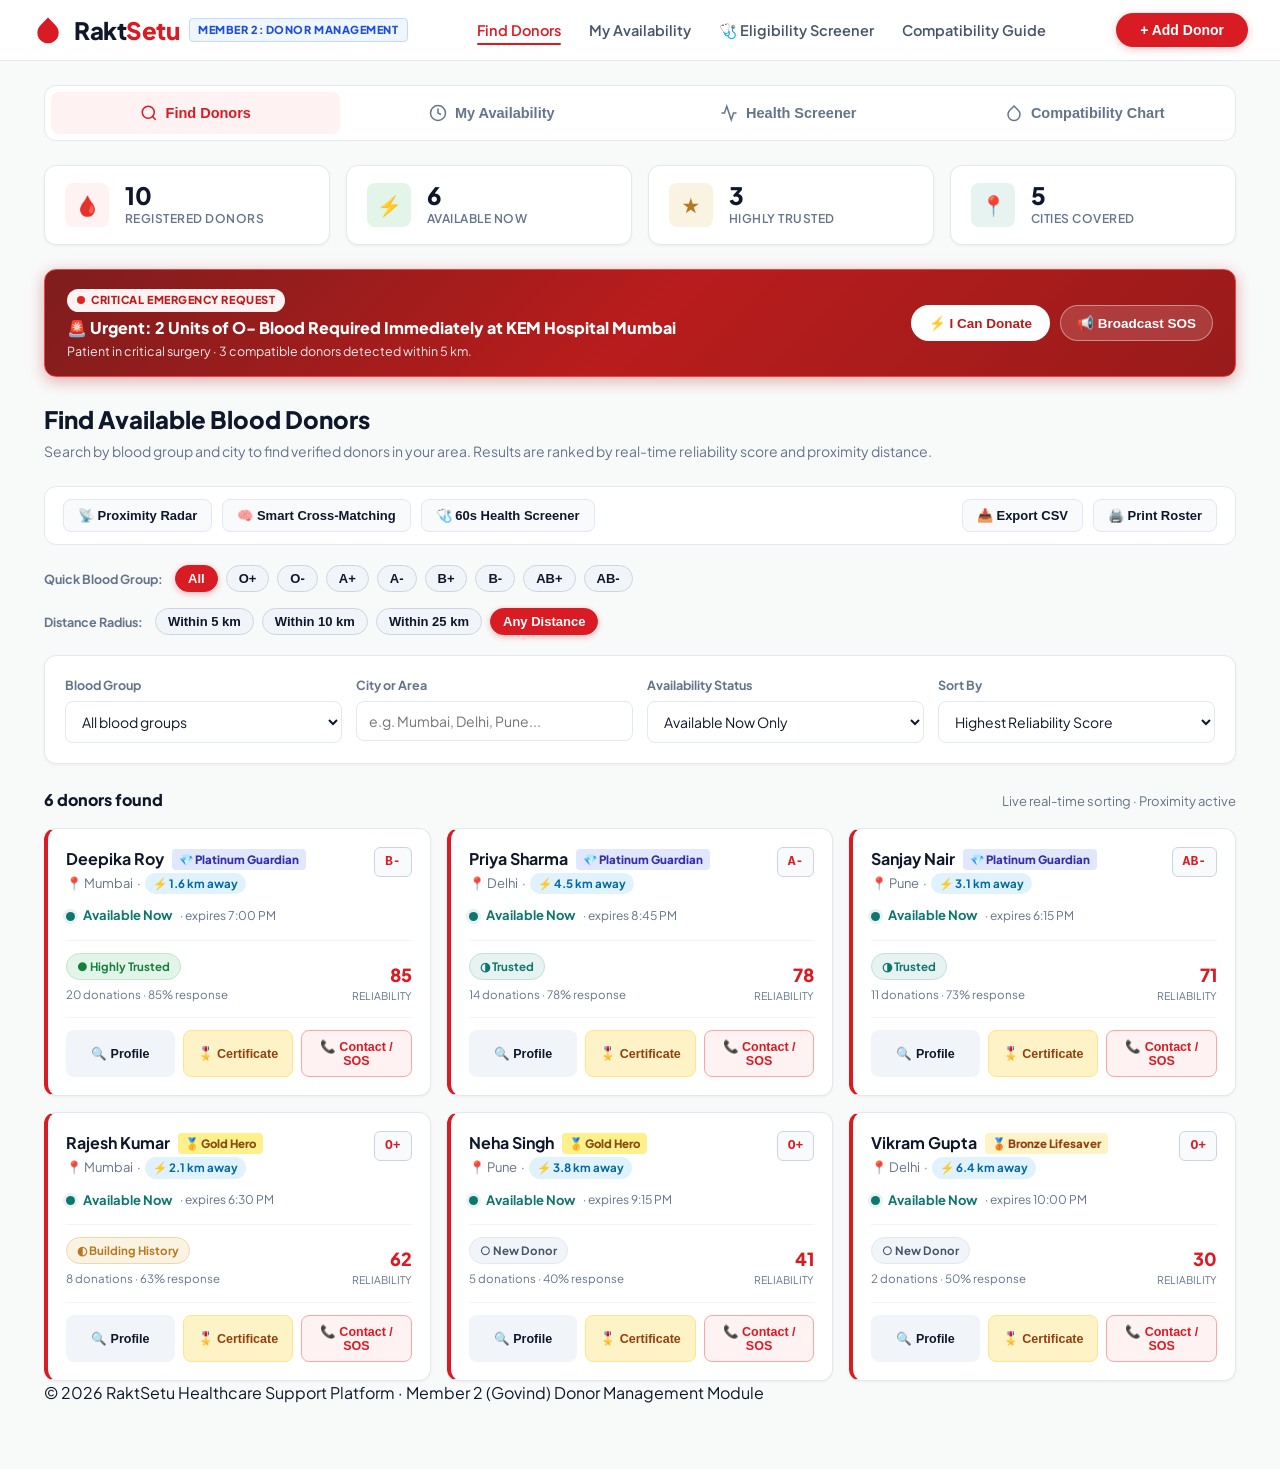
<file: index.html>
<!DOCTYPE html>
<html lang="en">
<head>
  <meta charset="UTF-8" />
  <meta name="viewport" content="width=device-width, initial-scale=1.0" />
  <title>RaktSetu — Donor Management Module (Member 2)</title>
  <meta name="description" content="Connecting blood donors with those in need. RaktSetu Donor Management Module makes searching, tracking, and contacting blood donors fast and reliable." />
  <link rel="stylesheet" href="styles.css" />
</head>
<body>

  <!-- ================= SITE HEADER ================= -->
  <header class="site-header">
    <div class="header-container">
      <a href="#" class="brand-logo" onclick="goTab('search'); return false;">
        <div class="logo-icon"></div>
        <div>Rakt<span class="highlight">Setu</span></div>
        <span class="badge-member-tag">Member 2: Donor Management</span>
      </a>

      <ul class="nav-menu">
        <li><a class="nav-link active" data-nav="search" onclick="goTab('search')">Find Donors</a></li>
        <li><a class="nav-link" data-nav="myavail" onclick="goTab('myavail')">My Availability</a></li>
        <li><a class="nav-link" onclick="openModal('screener')">🩺 Eligibility Screener</a></li>
        <li><a class="nav-link" onclick="openModal('compat')">Compatibility Guide</a></li>
      </ul>

      <div class="auth-actions">
        <button class="btn-nav-solid" onclick="openModal('register')">+ Add Donor</button>
      </div>
    </div>
  </header>

  <!-- ================= MAIN WRAPPER ================= -->
  <main class="main-wrapper">

    <!-- Section Navigation Tabs -->
    <div class="section-nav-tabs">
      <button class="tab-btn active" data-tab="search" onclick="goTab('search')">
        <svg width="18" height="18" fill="none" stroke="currentColor" stroke-width="2" viewBox="0 0 24 24"><circle cx="11" cy="11" r="8"/><path d="M21 21l-4.35-4.35"/></svg>
        Find Donors
      </button>
      <button class="tab-btn" data-tab="myavail" onclick="goTab('myavail')">
        <svg width="18" height="18" fill="none" stroke="currentColor" stroke-width="2" viewBox="0 0 24 24"><circle cx="12" cy="12" r="10"/><polyline points="12 6 12 12 16 14"/></svg>
        My Availability
      </button>
      <button class="tab-btn" onclick="openModal('screener')">
        <svg width="18" height="18" fill="none" stroke="currentColor" stroke-width="2" viewBox="0 0 24 24"><path d="M22 12h-4l-3 9L9 3l-3 9H2"/></svg>
        Health Screener
      </button>
      <button class="tab-btn" onclick="openModal('compat')">
        <svg width="18" height="18" fill="none" stroke="currentColor" stroke-width="2" viewBox="0 0 24 24"><path d="M12 2.69l5.66 5.66a8 8 0 1 1-11.31 0z"/></svg>
        Compatibility Chart
      </button>
    </div>

    <!-- Overview Stats Bar -->
    <div class="stats-summary-bar">
      <div class="summary-card">
        <div class="summary-icon">🩸</div>
        <div class="summary-info">
          <div class="val" id="stat-total-donors">10</div>
          <div class="lbl">Registered Donors</div>
        </div>
      </div>
      <div class="summary-card">
        <div class="summary-icon green">⚡</div>
        <div class="summary-info">
          <div class="val" id="stat-avail-donors">6</div>
          <div class="lbl">Available Now</div>
        </div>
      </div>
      <div class="summary-card">
        <div class="summary-icon amber">★</div>
        <div class="summary-info">
          <div class="val" id="stat-trusted-donors">7</div>
          <div class="lbl">Highly Trusted</div>
        </div>
      </div>
      <div class="summary-card">
        <div class="summary-icon teal">📍</div>
        <div class="summary-info">
          <div class="val" id="stat-cities-count">5</div>
          <div class="lbl">Cities Covered</div>
        </div>
      </div>
    </div>

    <!-- ================= VIEW 1: FIND DONORS ================= -->
    <section class="page-view active" id="view-search">

      <!-- 1. Real-time Emergency SOS Alert Banner -->
      <div class="emergency-sos-banner">
        <div>
          <div class="sos-badge-pill">
            <span class="sos-pulse-dot"></span>
            Critical Emergency Request
          </div>
          <div style="font-size:16px; font-weight:800; margin-bottom:2px;">
            🚨 Urgent: 2 Units of O- Blood Required Immediately at KEM Hospital Mumbai
          </div>
          <div style="font-size:12.5px; opacity:0.9;">
            Patient in critical surgery · 3 compatible donors detected within 5 km.
          </div>
        </div>
        <div class="sos-actions">
          <button class="btn-sos-respond" onclick="respondToEmergencyAlert()">⚡ I Can Donate</button>
          <button class="btn-sos-broadcast" onclick="broadcastEmergencyAlert()">📢 Broadcast SOS</button>
        </div>
      </div>

      <div class="view-header">
        <h2>Find Available Blood Donors</h2>
        <p>Search by blood group and city to find verified donors in your area. Results are ranked by real-time reliability score and proximity distance.</p>
      </div>

      <!-- 2. Advanced Feature Toolbar -->
      <div class="donor-feature-toolbar">
        <div class="toolbar-left">
          <button id="btn-toggle-radar" class="toolbar-toggle-btn" onclick="toggleRadarScanner()">
            📡 Proximity Radar
          </button>
          <button id="btn-toggle-compat" class="toolbar-toggle-btn" onclick="toggleSmartCrossMatching()">
            🧠 Smart Cross-Matching
          </button>
          <button class="toolbar-toggle-btn" onclick="openModal('screener')">
            🩺 60s Health Screener
          </button>
        </div>
        <div class="toolbar-right">
          <button class="toolbar-toggle-btn" onclick="exportDonorsCSV()">
            📥 Export CSV
          </button>
          <button class="toolbar-toggle-btn" onclick="window.print()">
            🖨️ Print Roster
          </button>
        </div>
      </div>

      <!-- 3. Proximity Radar Visual View -->
      <div class="radar-scanner-card" id="radar-scanner-card">
        <div class="radar-head">
          <div class="radar-title">
            <span style="color:#10B981;">📡</span>
            Live Proximity Radar (Local Vicinity Scanner)
          </div>
          <div style="font-size:13px; color:#94A3B8;">
            Center Hub: <b>Hospital / Patient Location</b> · Showing live GPS-simulated donors
          </div>
        </div>

        <div class="radar-viewport">
          <div class="radar-ring r1"></div>
          <div class="radar-ring r2"></div>
          <div class="radar-ring r3"></div>
          <div class="radar-ring r4"></div>
          <div class="radar-crosshair-v"></div>
          <div class="radar-crosshair-h"></div>
          <div class="radar-sweep"></div>
          <div class="radar-center-hub" title="You / Hospital Location"></div>
          <div id="radar-blips-container"></div>
        </div>

        <div style="display:flex; justify-content:space-between; align-items:center; margin-top:14px; font-size:12px; color:#94A3B8;">
          <div style="display:flex; gap:16px;">
            <span><span style="color:#10B981;">●</span> Available Now</span>
            <span><span style="color:#64748B;">●</span> Offline / Unavailable</span>
            <span><span style="color:#38BDF8;">●</span> Center: Hospital</span>
          </div>
          <div>Click any dot on the radar to view donor details</div>
        </div>
      </div>

      <!-- Quick Blood Group Chips -->
      <div class="chip-container" style="margin-bottom: 16px;">
        <span class="chip-label">Quick Blood Group:</span>
        <button class="blood-chip active" data-bg="" onclick="selectBloodChip(this, '')">All</button>
        <button class="blood-chip" data-bg="O+" onclick="selectBloodChip(this, 'O+')">O+</button>
        <button class="blood-chip" data-bg="O-" onclick="selectBloodChip(this, 'O-')">O-</button>
        <button class="blood-chip" data-bg="A+" onclick="selectBloodChip(this, 'A+')">A+</button>
        <button class="blood-chip" data-bg="A-" onclick="selectBloodChip(this, 'A-')">A-</button>
        <button class="blood-chip" data-bg="B+" onclick="selectBloodChip(this, 'B+')">B+</button>
        <button class="blood-chip" data-bg="B-" onclick="selectBloodChip(this, 'B-')">B-</button>
        <button class="blood-chip" data-bg="AB+" onclick="selectBloodChip(this, 'AB+')">AB+</button>
        <button class="blood-chip" data-bg="AB-" onclick="selectBloodChip(this, 'AB-')">AB-</button>
      </div>

      <!-- Distance Radius Filter Bar -->
      <div class="chip-container" style="margin-bottom: 20px;">
        <span class="chip-label">Distance Radius:</span>
        <button class="blood-chip btn-dist-filter" data-km="5" onclick="setDistanceRadius(5)">Within 5 km</button>
        <button class="blood-chip btn-dist-filter" data-km="10" onclick="setDistanceRadius(10)">Within 10 km</button>
        <button class="blood-chip btn-dist-filter" data-km="25" onclick="setDistanceRadius(25)">Within 25 km</button>
        <button class="blood-chip btn-dist-filter active" data-km="50" onclick="setDistanceRadius(50)">Any Distance</button>
      </div>

      <!-- Filters Card -->
      <div class="filters-card">
        <div class="filters-grid">
          <div class="filter-group">
            <label>Blood Group</label>
            <select id="f-bg" class="form-control" onchange="runSearch()">
              <option value="">All blood groups</option>
              <option>O+</option><option>O-</option><option>A+</option><option>A-</option>
              <option>B+</option><option>B-</option><option>AB+</option><option>AB-</option>
            </select>
          </div>

          <div class="filter-group">
            <label>City or Area</label>
            <input type="text" id="f-city" class="form-control" placeholder="e.g. Mumbai, Delhi, Pune..." oninput="runSearch()" />
          </div>

          <div class="filter-group">
            <label>Availability Status</label>
            <select id="f-avail" class="form-control" onchange="runSearch()">
              <option value="all">All Donors</option>
              <option value="available" selected>Available Now Only</option>
              <option value="unavailable">Not Available</option>
            </select>
          </div>

          <div class="filter-group">
            <label>Sort By</label>
            <select id="f-sort" class="form-control" onchange="runSearch()">
              <option value="score">Highest Reliability Score</option>
              <option value="distance">Nearest Distance (km)</option>
              <option value="accept">Highest Acceptance Rate</option>
              <option value="matches">Most Donations</option>
              <option value="name">Donor Name (A-Z)</option>
            </select>
          </div>
        </div>
      </div>

      <div class="results-head">
        <div class="results-count" id="results-count">10 donors found</div>
        <div class="results-sort">Live real-time sorting · Proximity active</div>
      </div>

      <div class="donor-grid" id="donor-grid"></div>
      
      <div class="empty-state" id="empty-state" style="display:none;">
        <h3>No matching donors found</h3>
        <p>Try enabling <b>Smart Cross-Matching</b> or expanding your distance radius.</p>
        <div style="display:flex; gap:10px; justify-content:center; margin-top:14px;">
          <button class="btn-filter-search" style="width:auto;" onclick="toggleSmartCrossMatching()">🧠 Enable Cross-Matching</button>
          <button class="btn-filter-search" style="width:auto; background:#475569;" onclick="setDistanceRadius(50)">Reset Distance</button>
        </div>
      </div>
    </section>

    <!-- ================= VIEW 2: MY AVAILABILITY ================= -->
    <section class="page-view" id="view-myavail">
      <div class="view-header">
        <h2>My Donation Availability Window</h2>
        <p>Manage when you are on-call to donate blood. Hospitals and patients only see you in the active search list while your window is open.</p>
      </div>

      <div class="avail-layout">
        <!-- Toggle Card -->
        <div class="card-box">
          <h3>Set Availability Window</h3>

          <div class="status-box" id="status-box">
            <div class="status-label">Current Status</div>
            <div class="status-value">
              <span class="status-dot" id="status-dot"></span>
              <span id="status-text">Not Available</span>
            </div>
            <div class="status-sub" id="status-sub">Currently inactive · Not appearing in emergency search</div>
          </div>

          <div class="timer-box" id="timer-box" style="display:none;">
            <div>
              <div style="font-size:12px; font-weight:700; color:#92400E;">Active Window Remaining</div>
              <div style="font-size:12px; color:#B45309;">Auto-expires for fresh listings</div>
            </div>
            <div class="timer-digits" id="timer-digits">05:59:45</div>
          </div>

          <div class="toast-banner" id="toast-banner"></div>

          <div class="form-group">
            <label>Choose duration to be on-call:</label>
            <div class="toggle-row">
              <select id="duration-select" class="form-control">
                <option value="1">1 hour</option>
                <option value="2">2 hours</option>
                <option value="4">4 hours</option>
                <option value="6" selected>6 hours (Recommended)</option>
                <option value="12">12 hours</option>
                <option value="24">24 hours</option>
              </select>
              <button class="btn-filter-search" style="width:auto; padding:10px 22px;" onclick="setAvailability()">Go Live</button>
            </div>
          </div>

          <button class="btn-secondary-outline" style="margin-bottom:18px;" onclick="expireAvailability()">Turn Off Availability Now</button>

          <div class="info-tip">
            💡 <b>Why dynamic availability matters:</b> In emergencies, contacting inactive donors wastes crucial minutes. RaktSetu automatically de-lists donors when their active window ends.
          </div>
        </div>

        <!-- Right Column: Profile & Eligibility -->
        <div class="stack-vertical">
          <div class="card-box">
            <div style="display:flex; justify-content:space-between; align-items:center; margin-bottom:14px;">
              <h3 style="margin:0;">My Profile Summary</h3>
              <span class="badge-pill badge-trusted">◑ Trusted Donor</span>
            </div>
            <div class="row-line"><span class="k">Donor Name</span><span class="v">Govind Sharma</span></div>
            <div class="row-line"><span class="k">Blood Group</span><span class="v mono" style="color:var(--primary-red); font-size:16px;">O+</span></div>
            <div class="row-line"><span class="k">Registered City</span><span class="v">Mumbai</span></div>
            <div class="row-line"><span class="k">Emergency Contact</span><span class="v">+91-9876543210</span></div>
          </div>

          <div class="card-box">
            <h3>Reliability Performance Score</h3>
            <div class="status-label">Algorithm Score</div>
            <div style="display:flex; align-items:flex-end; gap:6px; margin:4px 0 6px;">
              <span style="font-size:36px; font-weight:800; color:var(--primary-red);">78</span>
              <span style="font-size:14px; color:var(--text-muted); margin-bottom:4px;">/ 100</span>
            </div>
            <div style="font-size:12px; color:var(--text-muted); margin-bottom:16px;">Calculated based on response rate, verified donations, and user feedback</div>

            <div class="stat-triple">
              <div><div class="num">12</div><div class="lbl">Total Requests</div></div>
              <div class="stat-accept"><div class="num">10</div><div class="lbl">Accepted</div></div>
              <div><div class="num">1</div><div class="lbl">Declined</div></div>
            </div>

            <div style="padding-top:14px; border-top:1px solid var(--border-color); margin-top:14px;">
              <div style="font-size:13px; color:var(--text-muted); margin-bottom:4px;">Acceptance Rate (83%)</div>
              <div class="progress-track"><div class="progress-fill" style="width:83%;"></div></div>
            </div>
          </div>

          <div class="card-box">
            <h3>Medical Eligibility Status</h3>
            <div style="background:var(--success-soft); border:1px solid #BFE6CB; border-radius:8px; padding:12px 14px;">
              <div style="font-weight:700; color:var(--success-green);">✓ Eligible to Donate</div>
              <div style="font-size:13px; color:#1E8449; margin-top:2px;">Last donated 98 days ago (Required cooldown: 90 days). Weight: 68 kg.</div>
            </div>
          </div>
        </div>
      </div>
    </section>

    <!-- ================= VIEW 3: DONOR DETAIL VIEW ================= -->
    <section class="page-view" id="view-detail">
      <!-- Dynamic populated via script.js -->
    </section>

    <!-- ================= FOOTER ================= -->
    <footer class="site-footer">
      <p>© 2026 RaktSetu Healthcare Support Platform · Member 2 (Govind) Donor Management Module</p>
    </footer>

  </main>

  <!-- ================= MODAL 1: REGISTER NEW DONOR ================= -->
  <div class="modal-overlay" id="modal-register">
    <div class="modal-card">
      <button class="modal-close" onclick="closeModal('register')">✕</button>
      <div class="modal-title">🩸 Register New Donor</div>
      <div class="modal-sub">Add a verified donor to the RaktSetu network.</div>

      <form id="form-register-donor" onsubmit="handleRegisterDonor(event)">
        <div class="form-group">
          <label>Full Name *</label>
          <input type="text" id="reg-name" class="form-control" placeholder="e.g. Rahul Mehta" required />
        </div>

        <div style="display:grid; grid-template-columns:1fr 1fr; gap:12px;">
          <div class="form-group">
            <label>Blood Group *</label>
            <select id="reg-bg" class="form-control" required>
              <option value="O+">O+</option><option value="O-">O-</option>
              <option value="A+">A+</option><option value="A-">A-</option>
              <option value="B+">B+</option><option value="B-">B-</option>
              <option value="AB+">AB+</option><option value="AB-">AB-</option>
            </select>
          </div>
          <div class="form-group">
            <label>City *</label>
            <input type="text" id="reg-city" class="form-control" placeholder="e.g. Mumbai" required />
          </div>
        </div>

        <div style="display:grid; grid-template-columns:1fr 1fr; gap:12px;">
          <div class="form-group">
            <label>Age (Years) *</label>
            <input type="number" id="reg-age" class="form-control" placeholder="18 - 65" min="18" max="65" value="25" required />
          </div>
          <div class="form-group">
            <label>Weight (kg) *</label>
            <input type="number" id="reg-weight" class="form-control" placeholder="Min 50kg" min="50" max="150" value="62" required />
          </div>
        </div>

        <div class="form-group">
          <label>Contact Phone (10 digits) *</label>
          <input type="tel" id="reg-phone" class="form-control" placeholder="e.g. 9876543210" pattern="[0-9]{10}" required />
        </div>

        <div class="form-group">
          <label>Availability on Registration</label>
          <select id="reg-avail" class="form-control">
            <option value="true" selected>Available Now (6h window)</option>
            <option value="false">Not Available Currently</option>
          </select>
        </div>

        <button type="submit" class="btn-full-primary">+ Save & Register Donor</button>
      </form>
    </div>
  </div>

  <!-- ================= MODAL 2: CONTACT / EMERGENCY SOS ================= -->
  <div class="modal-overlay" id="modal-contact">
    <div class="modal-card">
      <button class="modal-close" onclick="closeModal('contact')">✕</button>
      <div class="modal-title">📞 Contact Blood Donor</div>
      <div class="modal-sub" id="contact-donor-sub">Reach out directly for blood donation.</div>

      <div style="background:#F8FAFC; border:1px solid #E2E8F0; border-radius:10px; padding:14px; margin-bottom:18px;">
        <div style="font-size:18px; font-weight:800;" id="contact-donor-name">Donor Name</div>
        <div style="display:flex; gap:10px; align-items:center; margin-top:4px;">
          <span class="bg-badge mono" id="contact-donor-bg">O+</span>
          <span style="font-size:13px; color:var(--text-muted);" id="contact-donor-city">📍 Mumbai</span>
        </div>
      </div>

      <a id="btn-action-call" href="#" class="contact-option-btn contact-call">
        <div class="contact-option-icon">📞</div>
        <div>
          <div>Direct Voice Call</div>
          <div style="font-size:12px; color:var(--text-muted); font-weight:normal;" id="contact-phone-text">+91-9876543210</div>
        </div>
      </a>

      <a id="btn-action-wa" href="#" target="_blank" class="contact-option-btn contact-wa">
        <div class="contact-option-icon">💬</div>
        <div>
          <div>WhatsApp Message</div>
          <div style="font-size:12px; color:var(--text-muted); font-weight:normal;">Send pre-filled emergency blood request</div>
        </div>
      </a>

      <button type="button" class="contact-option-btn contact-sos" onclick="triggerSosPing()">
        <div class="contact-option-icon">🚨</div>
        <div>
          <div>Send Immediate SOS Alert</div>
          <div style="font-size:12px; color:var(--text-muted); font-weight:normal;">Broadcast urgent SMS notification to donor</div>
        </div>
      </button>
    </div>
  </div>

  <!-- ================= MODAL 3: COMPATIBILITY GUIDE ================= -->
  <div class="modal-overlay" id="modal-compat">
    <div class="modal-card" style="max-width: 540px;">
      <button class="modal-close" onclick="closeModal('compat')">✕</button>
      <div class="modal-title">🩸 Blood Group Compatibility</div>
      <div class="modal-sub">Reference guide for recipient and donor compatibility.</div>

      <table style="width:100%; border-collapse:collapse; font-size:13px; text-align:left;">
        <thead>
          <tr style="border-bottom:2px solid var(--border-color); color:var(--text-muted);">
            <th style="padding:8px;">Recipient</th>
            <th style="padding:8px;">Can Receive From</th>
            <th style="padding:8px;">Can Donate To</th>
          </tr>
        </thead>
        <tbody>
          <tr style="border-bottom:1px solid var(--border-light);"><td style="padding:8px; font-weight:800; color:var(--primary-red);">O-</td><td style="padding:8px;">O- only</td><td style="padding:8px; font-weight:700;">Everyone (Universal)</td></tr>
          <tr style="border-bottom:1px solid var(--border-light);"><td style="padding:8px; font-weight:800; color:var(--primary-red);">O+</td><td style="padding:8px;">O+, O-</td><td style="padding:8px;">O+, A+, B+, AB+</td></tr>
          <tr style="border-bottom:1px solid var(--border-light);"><td style="padding:8px; font-weight:800; color:var(--primary-red);">A-</td><td style="padding:8px;">A-, O-</td><td style="padding:8px;">A-, A+, AB-, AB+</td></tr>
          <tr style="border-bottom:1px solid var(--border-light);"><td style="padding:8px; font-weight:800; color:var(--primary-red);">A+</td><td style="padding:8px;">A+, A-, O+, O-</td><td style="padding:8px;">A+, AB+</td></tr>
          <tr style="border-bottom:1px solid var(--border-light);"><td style="padding:8px; font-weight:800; color:var(--primary-red);">B-</td><td style="padding:8px;">B-, O-</td><td style="padding:8px;">B-, B+, AB-, AB+</td></tr>
          <tr style="border-bottom:1px solid var(--border-light);"><td style="padding:8px; font-weight:800; color:var(--primary-red);">B+</td><td style="padding:8px;">B+, B-, O+, O-</td><td style="padding:8px;">B+, AB+</td></tr>
          <tr style="border-bottom:1px solid var(--border-light);"><td style="padding:8px; font-weight:800; color:var(--primary-red);">AB-</td><td style="padding:8px;">AB-, A-, B-, O-</td><td style="padding:8px;">AB-, AB+</td></tr>
          <tr><td style="padding:8px; font-weight:800; color:var(--primary-red);">AB+</td><td style="padding:8px; font-weight:700;">Everyone (Universal)</td><td style="padding:8px;">AB+ only</td></tr>
        </tbody>
      </table>

      <button class="btn-full-primary" style="margin-top:20px;" onclick="closeModal('compat')">Close Guide</button>
    </div>
  </div>

  <!-- ================= MODAL 4: OFFICIAL CERTIFICATE ================= -->
  <div class="modal-overlay" id="modal-certificate">
    <div class="modal-card" style="max-width: 620px; padding:0; background:transparent; box-shadow:none;">
      <div class="certificate-frame">
        <button class="modal-close" style="top:12px; right:12px;" onclick="closeModal('certificate')">✕</button>
        <div class="cert-header">National Blood Transfusion Network · Verified Donor Recognition</div>
        <div class="cert-main-title">Certificate of Appreciation</div>
        <p style="font-size:13px; color:#4B5563; margin-bottom:8px;">This certificate of life-saving honor is proudly presented to</p>

        <div class="cert-recipient" id="cert-donor-name">Rajesh Kumar</div>

        <p style="font-size:13.5px; color:#374151; max-width:440px; margin:0 auto 12px; line-height:1.6;">
          In grateful recognition of your voluntary contribution as a certified blood donor (<span class="mono" style="font-weight:800; color:#B91C1C;" id="cert-donor-bg">O+</span>), having contributed:
        </p>

        <div style="font-size:16px; font-weight:800; color:#B45309;" id="cert-units-count">
          8 Life-Saving Blood Units Donated
        </div>

        <div class="cert-gold-seal">★</div>

        <div class="cert-footer-row">
          <div style="text-align:left;">
            <div style="font-size:11px; font-weight:700; color:#6B7280;" id="cert-id-text">ID: RS-2026-9041</div>
            <div style="font-size:11px; color:#9CA3AF;" id="cert-issue-date">October 28, 2026</div>
          </div>
          <div>
            <div style="font-family:serif; font-size:16px; font-weight:800; color:#1F2937;">Dr. A. K. Sen</div>
            <div style="font-size:11px; color:#6B7280; border-top:1px solid #9CA3AF; padding-top:2px;">Medical Director, RaktSetu</div>
          </div>
        </div>

        <div style="display:flex; gap:10px; justify-content:center; margin-top:20px;">
          <button class="btn-filter-search" style="width:auto; padding:8px 20px;" onclick="printCertificate()">🖨️ Print Certificate</button>
          <button class="btn-secondary-outline" style="width:auto; padding:8px 20px;" onclick="closeModal('certificate')">Close</button>
        </div>
      </div>
    </div>
  </div>

  <!-- ================= MODAL 5: 60-SEC MEDICAL ELIGIBILITY SCREENER ================= -->
  <div class="modal-overlay" id="modal-screener">
    <div class="modal-card" style="max-width: 480px; padding: 24px 28px;">
      <button class="modal-close" onclick="closeModal('screener')">✕</button>
      <div class="modal-title">🩺 Medical Eligibility Screener</div>
      <div class="modal-sub" style="margin-bottom:14px;">Instant 60-second donor health verification.</div>

      <div id="screener-wizard-body">
        <!-- Rendered dynamically via initScreenerWizard() in script.js -->
      </div>
    </div>
  </div>

  <script src="script.js"></script>
</body>
</html>
</file>
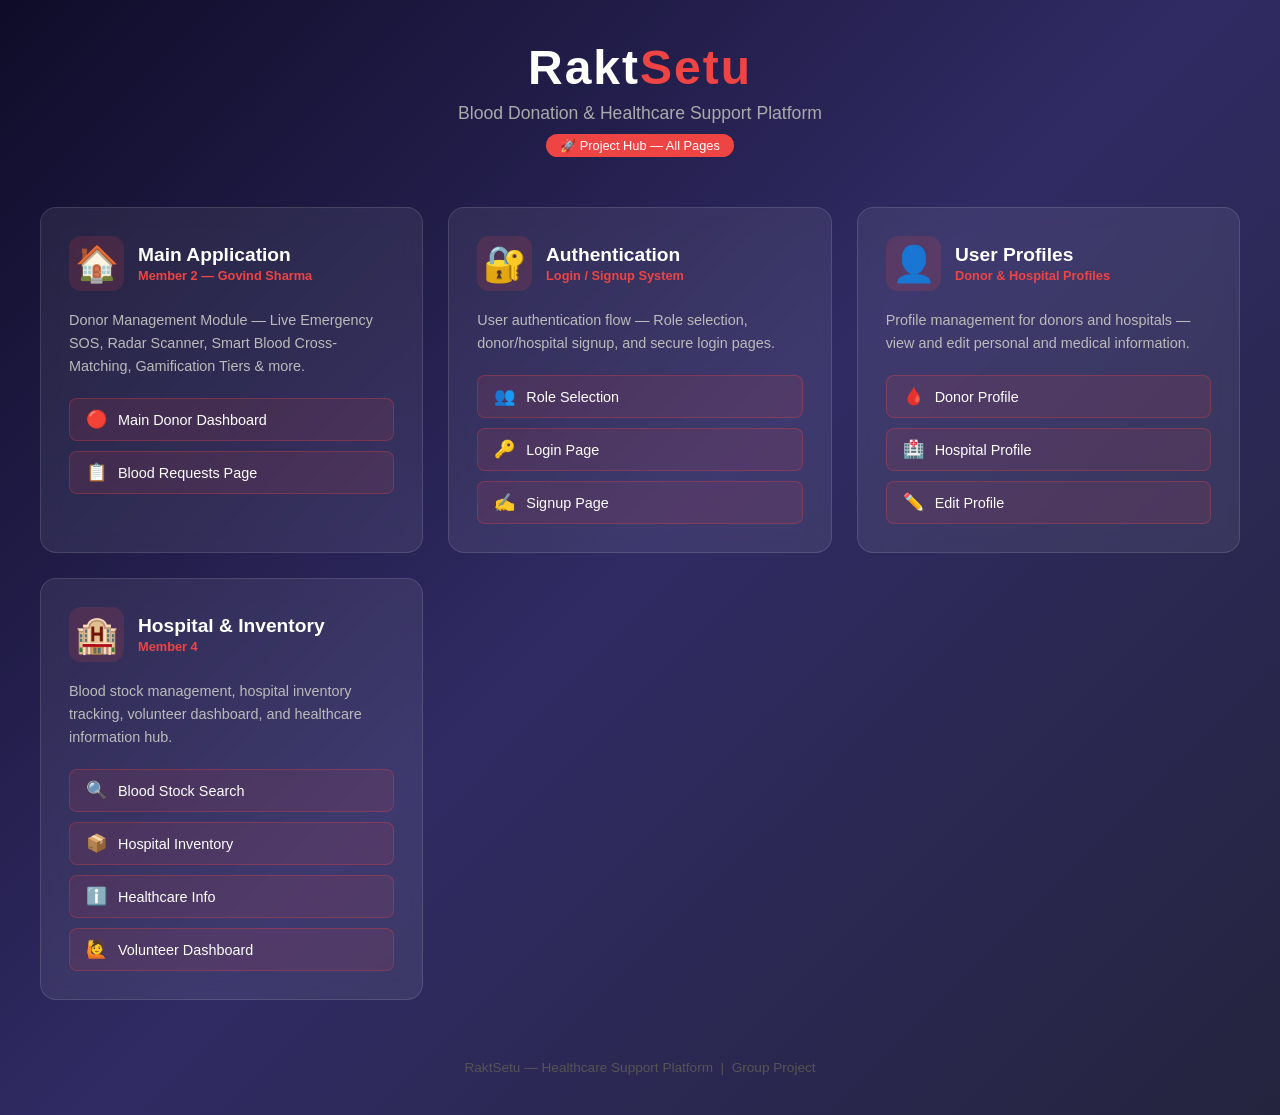
<file: hub.html>
<!DOCTYPE html>
<html lang="en">
<head>
  <meta charset="UTF-8" />
  <meta name="viewport" content="width=device-width, initial-scale=1.0" />
  <title>RaktSetu — Project Hub</title>
  <style>
    * { margin: 0; padding: 0; box-sizing: border-box; }
    body {
      font-family: 'Segoe UI', sans-serif;
      background: linear-gradient(135deg, #0f0c29, #302b63, #24243e);
      min-height: 100vh;
      color: white;
      padding: 40px 20px;
    }
    .header {
      text-align: center;
      margin-bottom: 50px;
    }
    .header h1 {
      font-size: 3em;
      font-weight: 800;
      letter-spacing: 2px;
    }
    .header h1 span { color: #ef4444; }
    .header p {
      font-size: 1.1em;
      color: #aaa;
      margin-top: 8px;
    }
    .badge {
      display: inline-block;
      background: #ef4444;
      color: white;
      border-radius: 20px;
      padding: 4px 14px;
      font-size: 0.8em;
      margin-top: 10px;
    }
    .grid {
      display: grid;
      grid-template-columns: repeat(auto-fit, minmax(300px, 1fr));
      gap: 25px;
      max-width: 1200px;
      margin: 0 auto;
    }
    .card {
      background: rgba(255,255,255,0.07);
      border: 1px solid rgba(255,255,255,0.12);
      border-radius: 16px;
      padding: 28px;
      transition: all 0.3s ease;
      backdrop-filter: blur(10px);
    }
    .card:hover {
      transform: translateY(-6px);
      background: rgba(255,255,255,0.12);
      border-color: rgba(239,68,68,0.5);
      box-shadow: 0 20px 40px rgba(239,68,68,0.15);
    }
    .card-header {
      display: flex;
      align-items: center;
      gap: 14px;
      margin-bottom: 18px;
    }
    .card-icon {
      font-size: 2.2em;
      width: 55px;
      height: 55px;
      background: rgba(239,68,68,0.15);
      border-radius: 12px;
      display: flex;
      align-items: center;
      justify-content: center;
    }
    .card-title { font-size: 1.2em; font-weight: 700; }
    .card-member { font-size: 0.8em; color: #ef4444; font-weight: 600; margin-top: 2px; }
    .card-desc { font-size: 0.9em; color: #bbb; margin-bottom: 20px; line-height: 1.6; }
    .links { display: flex; flex-direction: column; gap: 10px; }
    .link-btn {
      display: flex;
      align-items: center;
      gap: 10px;
      padding: 10px 16px;
      background: rgba(239,68,68,0.1);
      border: 1px solid rgba(239,68,68,0.3);
      border-radius: 8px;
      color: white;
      text-decoration: none;
      font-size: 0.9em;
      transition: all 0.2s;
    }
    .link-btn:hover {
      background: rgba(239,68,68,0.3);
      border-color: #ef4444;
      padding-left: 22px;
    }
    .link-btn .dot { font-size: 1.2em; }
    .section-title {
      text-align: center;
      font-size: 1em;
      font-weight: 700;
      color: #888;
      text-transform: uppercase;
      letter-spacing: 3px;
      margin: 40px auto 20px;
      max-width: 1200px;
    }
    .footer {
      text-align: center;
      margin-top: 60px;
      color: #555;
      font-size: 0.85em;
    }
  </style>
</head>
<body>

  <div class="header">
    <h1>Rakt<span>Setu</span></h1>
    <p>Blood Donation & Healthcare Support Platform</p>
    <span class="badge">🚀 Project Hub — All Pages</span>
  </div>

  <div class="grid">

    <!-- MAIN APP -->
    <div class="card">
      <div class="card-header">
        <div class="card-icon">🏠</div>
        <div>
          <div class="card-title">Main Application</div>
          <div class="card-member">Member 2 — Govind Sharma</div>
        </div>
      </div>
      <p class="card-desc">Donor Management Module — Live Emergency SOS, Radar Scanner, Smart Blood Cross-Matching, Gamification Tiers & more.</p>
      <div class="links">
        <a class="link-btn" href="index.html"><span class="dot">🔴</span> Main Donor Dashboard</a>
        <a class="link-btn" href="requests.html"><span class="dot">📋</span> Blood Requests Page</a>
      </div>
    </div>

    <!-- AUTH PAGES -->
    <div class="card">
      <div class="card-header">
        <div class="card-icon">🔐</div>
        <div>
          <div class="card-title">Authentication</div>
          <div class="card-member">Login / Signup System</div>
        </div>
      </div>
      <p class="card-desc">User authentication flow — Role selection, donor/hospital signup, and secure login pages.</p>
      <div class="links">
        <a class="link-btn" href="pages/auth/role-selection.html"><span class="dot">👥</span> Role Selection</a>
        <a class="link-btn" href="pages/auth/login.html"><span class="dot">🔑</span> Login Page</a>
        <a class="link-btn" href="pages/auth/signup.html"><span class="dot">✍️</span> Signup Page</a>
      </div>
    </div>

    <!-- PROFILE PAGES -->
    <div class="card">
      <div class="card-header">
        <div class="card-icon">👤</div>
        <div>
          <div class="card-title">User Profiles</div>
          <div class="card-member">Donor & Hospital Profiles</div>
        </div>
      </div>
      <p class="card-desc">Profile management for donors and hospitals — view and edit personal and medical information.</p>
      <div class="links">
        <a class="link-btn" href="pages/profile/donor-profile.html"><span class="dot">🩸</span> Donor Profile</a>
        <a class="link-btn" href="pages/profile/hospital-profile.html"><span class="dot">🏥</span> Hospital Profile</a>
        <a class="link-btn" href="pages/profile/edit-profile.html"><span class="dot">✏️</span> Edit Profile</a>
      </div>
    </div>

    <!-- MEMBER 4 PAGES -->
    <div class="card">
      <div class="card-header">
        <div class="card-icon">🏨</div>
        <div>
          <div class="card-title">Hospital & Inventory</div>
          <div class="card-member">Member 4</div>
        </div>
      </div>
      <p class="card-desc">Blood stock management, hospital inventory tracking, volunteer dashboard, and healthcare information hub.</p>
      <div class="links">
        <a class="link-btn" href="Member4/blood-stock-search.html"><span class="dot">🔍</span> Blood Stock Search</a>
        <a class="link-btn" href="Member4/hospital-inventory.html"><span class="dot">📦</span> Hospital Inventory</a>
        <a class="link-btn" href="Member4/healthcare-info.html"><span class="dot">ℹ️</span> Healthcare Info</a>
        <a class="link-btn" href="Member4/volunteer-dashboard.html"><span class="dot">🙋</span> Volunteer Dashboard</a>
      </div>
    </div>

  </div>

  <div class="footer">
    <p>RaktSetu — Healthcare Support Platform &nbsp;|&nbsp; Group Project</p>
  </div>

</body>
</html>
</file>
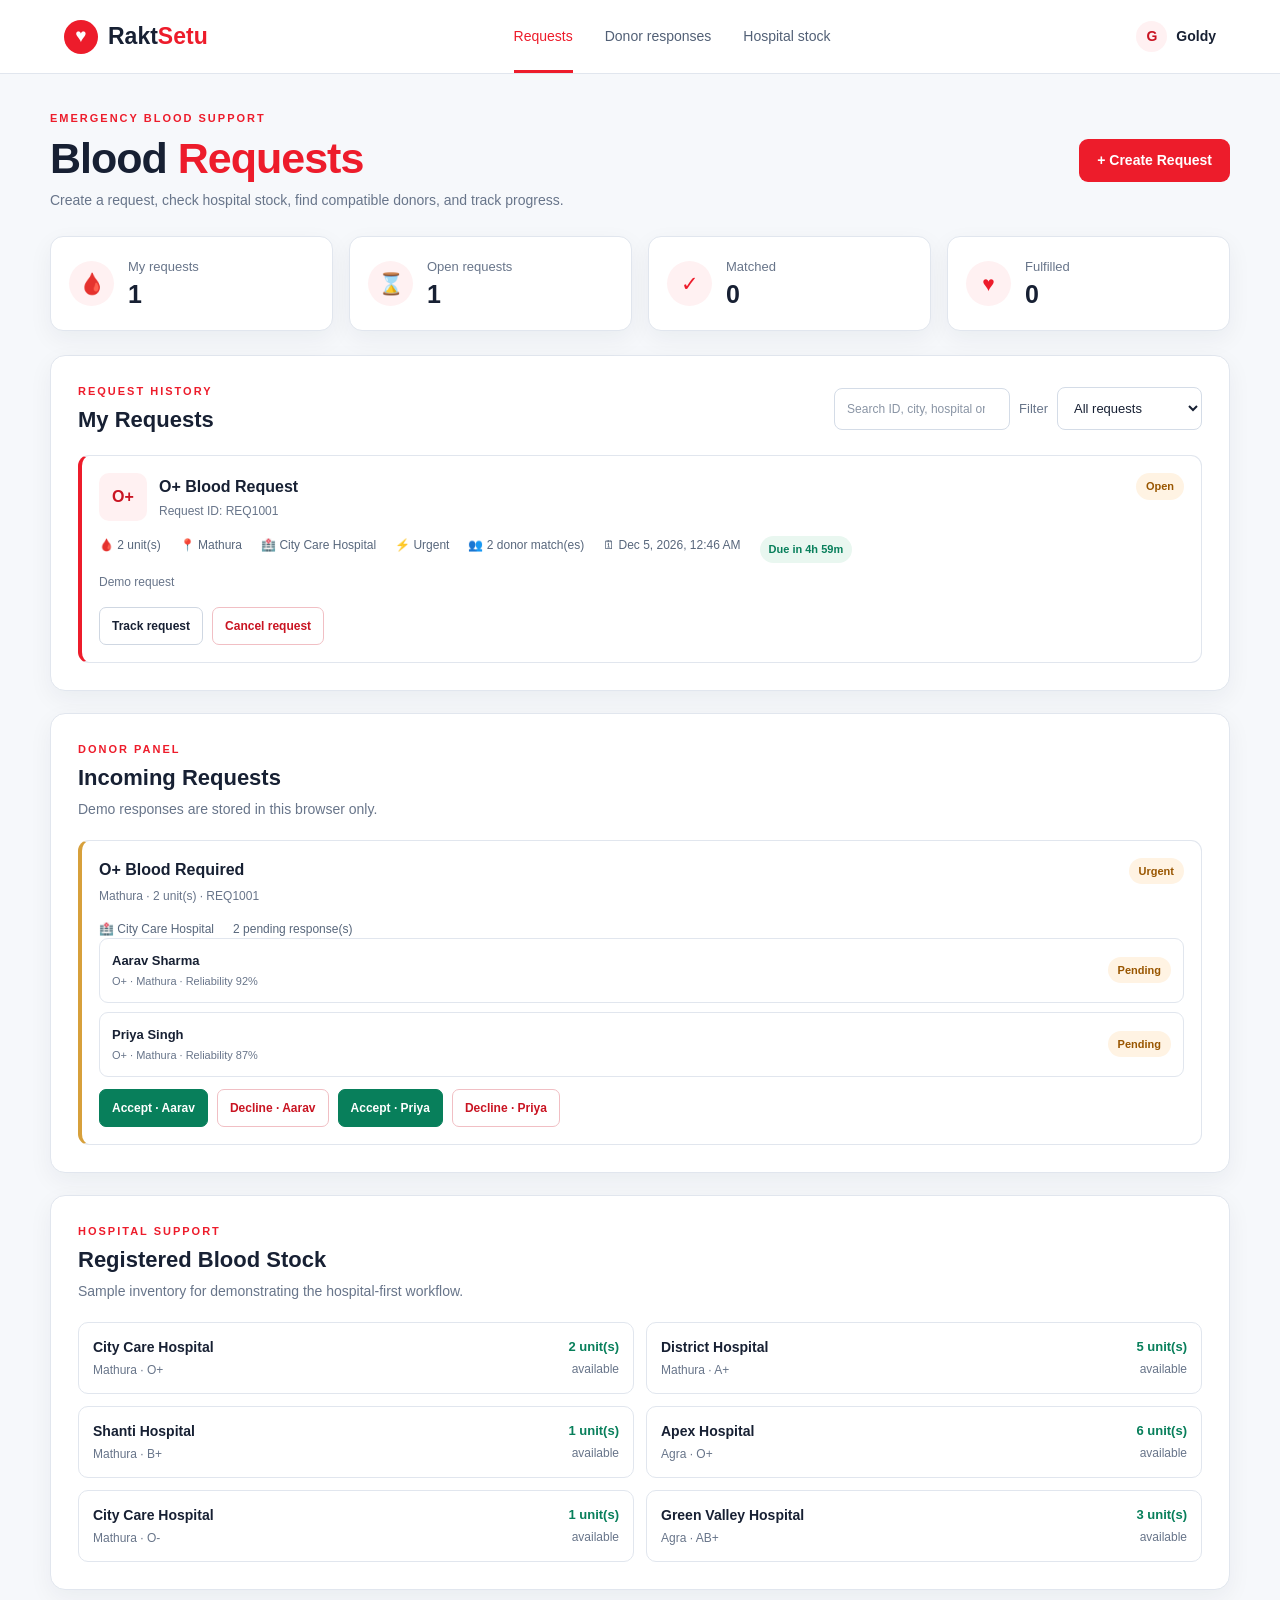
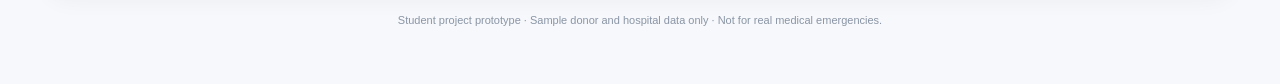
<file: requests.html>
<!DOCTYPE html>
<html lang="en">
<head>
  <meta charset="UTF-8">
  <meta name="viewport" content="width=device-width, initial-scale=1.0">
  <meta name="description" content="RaktSetu blood donation and emergency request prototype">
  <title>RaktSetu | Blood Requests</title>
  <link rel="stylesheet" href="requests.css">
  <script src="requests.js" defer></script>
</head>
<body>
  <header class="site-header">
    <a class="brand" href="#requests" aria-label="RaktSetu home"><span class="brand-drop">♥</span><span>Rakt<span class="brand-red">Setu</span></span></a>
    <nav class="main-nav" aria-label="Main navigation">
      <a class="active" href="#requests">Requests</a>
      <a href="#donor-panel">Donor responses</a>
      <a href="#stock-panel">Hospital stock</a>
    </nav>
    <div class="header-user"><span class="user-avatar">G</span><span>Goldy</span></div>
  </header>
  <main class="page-shell" id="requests">
    <section class="page-heading">
      <div><p class="eyebrow">EMERGENCY BLOOD SUPPORT</p><h1>Blood <span>Requests</span></h1><p class="subtitle">Create a request, check hospital stock, find compatible donors, and track progress.</p></div>
      <button class="button button-primary" id="openRequestBtn" type="button">+ Create Request</button>
    </section>
    <section class="stats-grid" aria-label="Request statistics">
      <article class="stat-card"><span class="stat-icon">🩸</span><div><p>My requests</p><strong id="totalRequests">0</strong></div></article>
      <article class="stat-card"><span class="stat-icon">⌛</span><div><p>Open requests</p><strong id="openRequests">0</strong></div></article>
      <article class="stat-card"><span class="stat-icon">✓</span><div><p>Matched</p><strong id="matchedRequests">0</strong></div></article>
      <article class="stat-card"><span class="stat-icon">♥</span><div><p>Fulfilled</p><strong id="fulfilledRequests">0</strong></div></article>
    </section>
    <section class="panel form-panel" id="requestSection" hidden>
      <div class="panel-heading"><div><p class="eyebrow">NEW REQUEST</p><h2>Create Blood Request</h2></div><button class="icon-button" id="closeRequestBtn" type="button" aria-label="Close request form">×</button></div>
      <form id="requestForm">
        <div class="form-grid">
          <div class="field"><label for="bloodGroup">Blood group <span>*</span></label><select id="bloodGroup" name="bloodGroup" required><option value="">Select blood group</option><option>A+</option><option>A-</option><option>B+</option><option>B-</option><option>AB+</option><option>AB-</option><option>O+</option><option>O-</option></select></div>
          <div class="field"><label for="units">Units needed <span>*</span></label><input id="units" name="units" type="number" min="1" max="20" step="1" placeholder="Example: 2" required></div>
          <div class="field"><label for="city">City <span>*</span></label><input id="city" name="city" type="text" maxlength="60" placeholder="Example: Mathura" required></div>
          <div class="field"><label for="hospital">Hospital</label><input id="hospital" name="hospital" type="text" maxlength="100" placeholder="Hospital name (optional)"></div>
          <div class="field"><label for="neededBy">Required by <span>*</span></label><input id="neededBy" name="neededBy" type="datetime-local" required></div>
          <fieldset class="field urgency-field"><legend>Urgency level</legend><div class="urgency-options">
            <label class="urgency-option"><input type="radio" name="urgency" value="Critical"><span><strong>Critical</strong><small>Needed immediately</small></span></label>
            <label class="urgency-option selected"><input type="radio" name="urgency" value="Urgent" checked><span><strong>Urgent</strong><small>Needed within hours</small></span></label>
            <label class="urgency-option"><input type="radio" name="urgency" value="Scheduled"><span><strong>Scheduled</strong><small>Planned requirement</small></span></label>
          </div></fieldset>
        </div>
        <div class="stock-preview" id="stockResult" aria-live="polite">Select a blood group and city to check registered hospital stock.</div>
        <div class="form-actions"><button class="button button-outline" id="cancelFormBtn" type="button">Cancel</button><button class="button button-primary" type="submit">Create request</button></div>
      </form>
    </section>
    <section class="panel">
      <div class="panel-heading history-heading"><div><p class="eyebrow">REQUEST HISTORY</p><h2>My Requests</h2></div><div class="filter-wrap">
        <label for="requestSearch" class="visually-hidden">Search requests</label><input type="search" id="requestSearch" class="search-input" placeholder="Search ID, city, hospital or blood group..." aria-label="Search requests by ID, city, hospital or blood group">
        <label for="statusFilter">Filter</label><select id="statusFilter"><option value="all">All requests</option><option value="Open">Open</option><option value="Matched">Matched</option><option value="Fulfilled">Fulfilled</option><option value="Cancelled">Cancelled</option></select>
      </div></div>
      <div id="requestsContainer" class="request-list" aria-live="polite"></div>
    </section>
    <section class="panel" id="donor-panel"><div class="panel-heading"><div><p class="eyebrow">DONOR PANEL</p><h2>Incoming Requests</h2><p class="section-note">Demo responses are stored in this browser only.</p></div></div><div id="incomingRequests" class="request-list" aria-live="polite"></div></section>
    <section class="panel" id="stock-panel"><div class="panel-heading"><div><p class="eyebrow">HOSPITAL SUPPORT</p><h2>Registered Blood Stock</h2><p class="section-note">Sample inventory for demonstrating the hospital-first workflow.</p></div></div><div id="inventoryContainer" class="inventory-grid"></div></section>
    <p class="prototype-note">Student project prototype · Sample donor and hospital data only · Not for real medical emergencies.</p>
  </main>
  <div class="modal-backdrop" id="requestModal" role="dialog" aria-modal="true" aria-labelledby="modalTitle" hidden><div class="modal-card"><div class="modal-heading"><div><p class="eyebrow">REQUEST TRACKING</p><h2 id="modalTitle">Request detail</h2></div><button class="icon-button" id="closeModalBtn" type="button" aria-label="Close details">×</button></div><div id="modalBody"></div></div></div>
  <div class="toast" id="toast" role="status" aria-live="polite"><span class="toast-mark">✓</span><span id="toastMessage"></span></div>
</body>
</html>
</file>
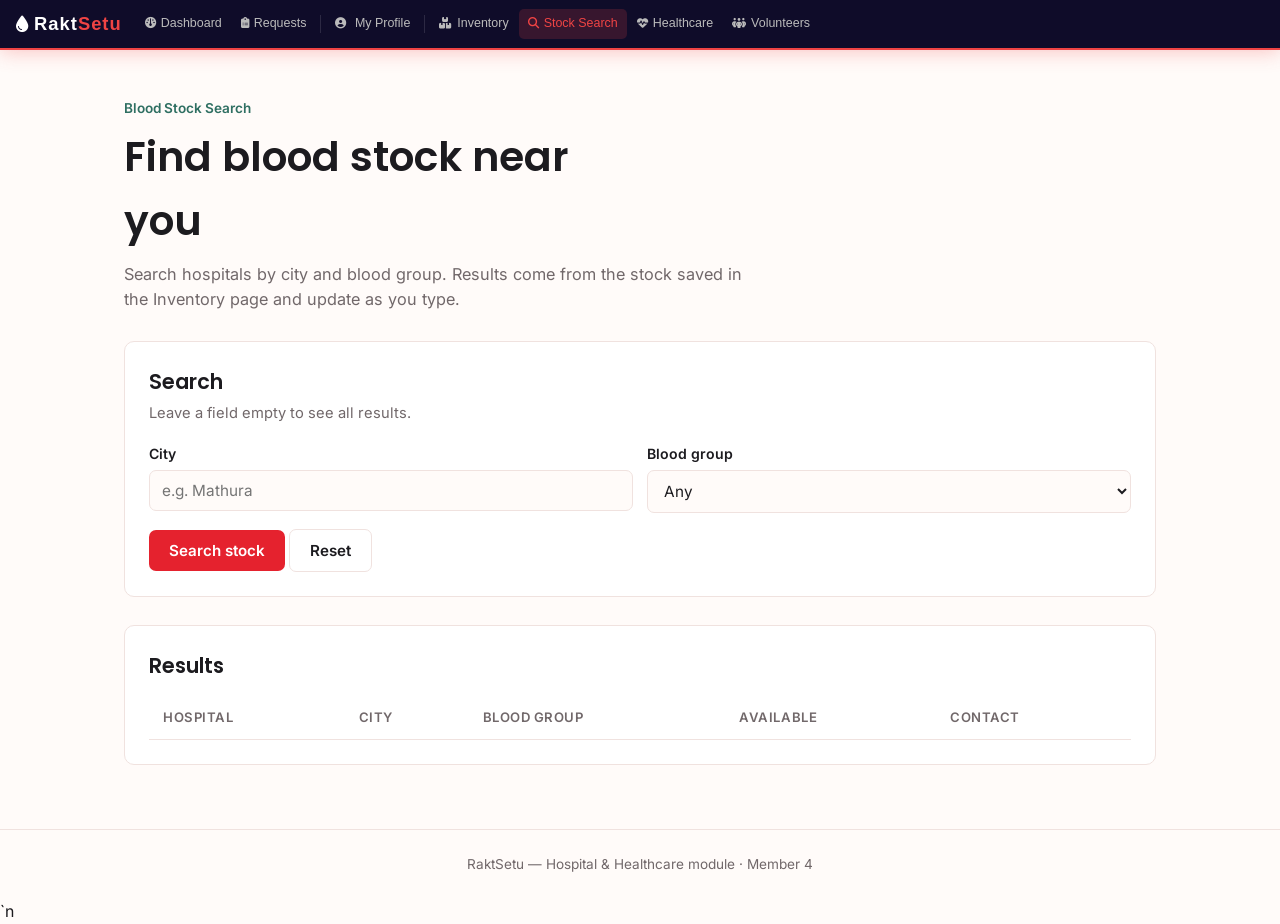
<file: Member4/blood-stock-search.html>
<!DOCTYPE html>
<html lang="en">
<head>
<meta charset="UTF-8">
<meta name="viewport" content="width=device-width, initial-scale=1.0">
<title>Blood Stock Search — RaktSetu</title>
<link rel="stylesheet" href="style.css">
</head>
<body>

<header class="topbar">
  <div class="topbar-inner">
    <a href="hospital-inventory.html" class="brand">Rakt<span>Setu</span> <small>HOSPITAL PANEL</small></a>
    <nav class="mainnav">
      <a href="hospital-inventory.html">Inventory</a>
      <a href="blood-stock-search.html">Stock Search</a>
      <a href="healthcare-info.html">Healthcare Info</a>
      <a href="volunteer-dashboard.html">Volunteers</a>
    </nav>
  </div>
</header>

<div class="page-head">
  <p class="kicker">Blood Stock Search</p>
  <h1>Find blood stock near you</h1>
  <p>Search hospitals by city and blood group. Results come from the stock saved in the Inventory page and update as you type.</p>
</div>

<main>
  <div class="card" style="margin-bottom: 28px;">
    <h2>Search</h2>
    <p class="sub">Leave a field empty to see all results.</p>

    <form id="searchForm" novalidate>
      <div class="field-row">
        <div class="field">
          <label for="city">City</label>
          <input type="text" id="city" name="city" placeholder="e.g. Mathura" autocomplete="off">
        </div>
        <div class="field">
          <label for="searchGroup">Blood group</label>
          <select id="searchGroup" name="searchGroup">
            <option value="">Any</option>
            <option>A+</option>
            <option>A-</option>
            <option>B+</option>
            <option>B-</option>
            <option>O+</option>
            <option>O-</option>
            <option>AB+</option>
            <option>AB-</option>
          </select>
        </div>
      </div>
      <button type="submit" class="btn btn-primary">Search stock</button>
      <button type="button" class="btn btn-outline" id="resetSearch">Reset</button>
    </form>
  </div>

  <div class="card">
    <h2>Results</h2>
    <p class="result-count" id="resultCount"></p>

    <div class="table-wrap">
      <table>
        <thead>
          <tr>
            <th>Hospital</th>
            <th>City</th>
            <th>Blood group</th>
            <th>Available</th>
            <th>Contact</th>
          </tr>
        </thead>
        <tbody id="resultsBody"></tbody>
      </table>
    </div>
    <div class="empty-state" id="resultsEmpty">No hospitals match this search. Try a different city or blood group.</div>
  </div>
</main>

<footer>RaktSetu — Hospital &amp; Healthcare module · Member 4</footer>

<script src="script.js"></script>
<script src="../js/navbar.js"></script>`n</body>
</html>
</file>
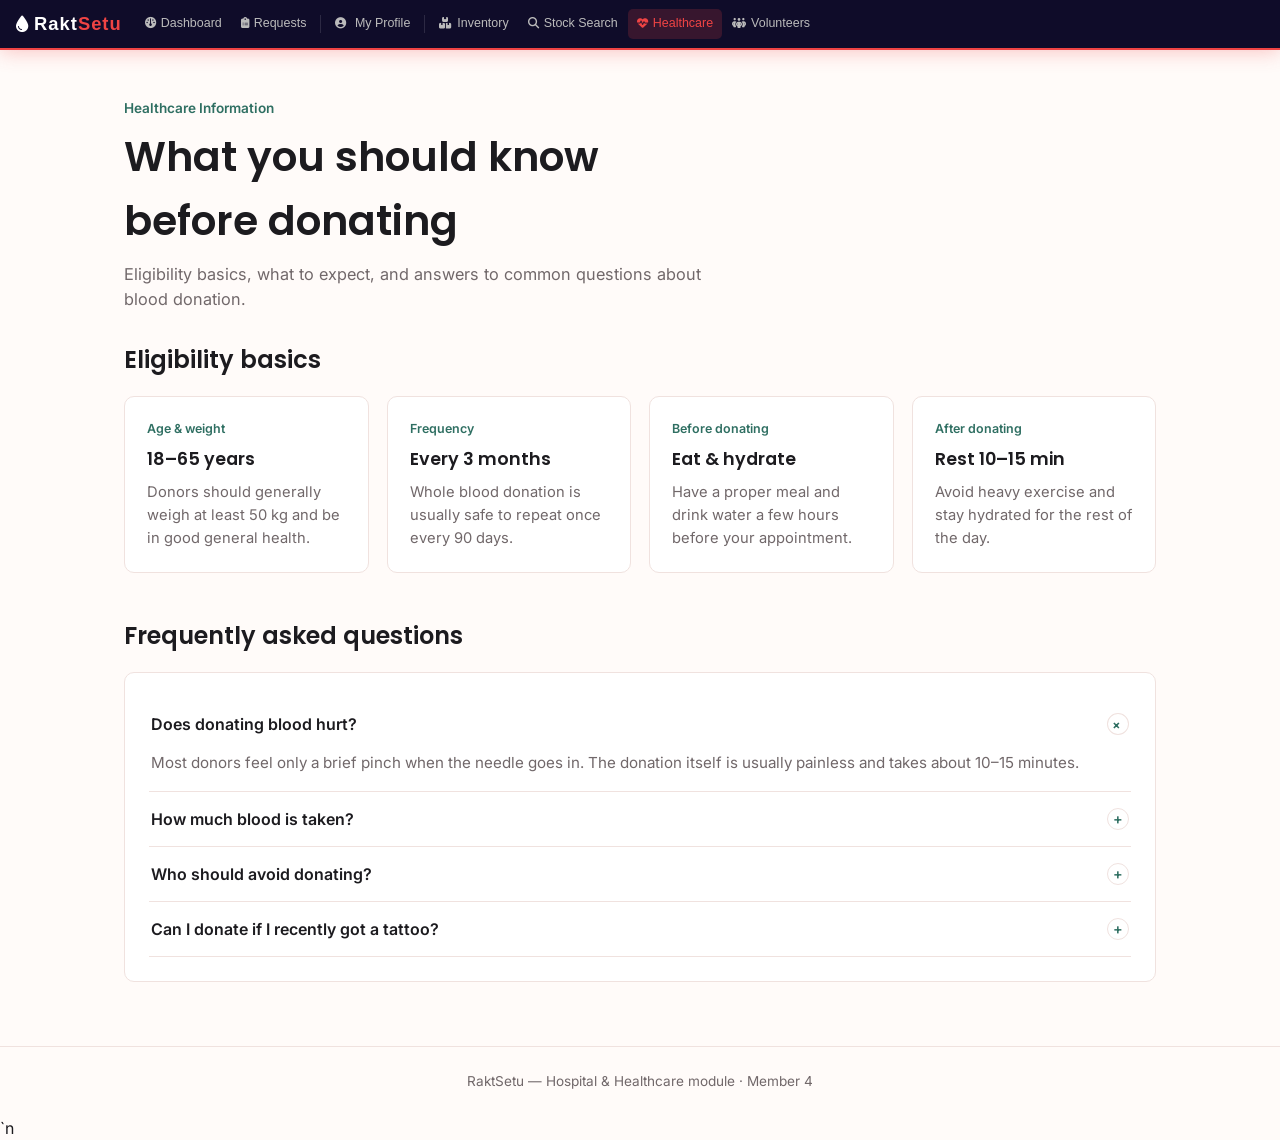
<file: Member4/healthcare-info.html>
<!DOCTYPE html>
<html lang="en">
<head>
<meta charset="UTF-8">
<meta name="viewport" content="width=device-width, initial-scale=1.0">
<title>Healthcare Information — RaktSetu</title>
<link rel="stylesheet" href="style.css">
</head>
<body>

<header class="topbar">
  <div class="topbar-inner">
    <a href="hospital-inventory.html" class="brand">Rakt<span>Setu</span> <small>HOSPITAL PANEL</small></a>
    <nav class="mainnav">
      <a href="hospital-inventory.html">Inventory</a>
      <a href="blood-stock-search.html">Stock Search</a>
      <a href="healthcare-info.html">Healthcare Info</a>
      <a href="volunteer-dashboard.html">Volunteers</a>
    </nav>
  </div>
</header>

<div class="page-head">
  <p class="kicker">Healthcare Information</p>
  <h1>What you should know before donating</h1>
  <p>Eligibility basics, what to expect, and answers to common questions about blood donation.</p>
</div>

<main>

  <section>
    <h2 class="section-title">Eligibility basics</h2>
    <div class="info-grid">
      <div class="info-card">
        <p class="tag">Age &amp; weight</p>
        <h3>18–65 years</h3>
        <p>Donors should generally weigh at least 50 kg and be in good general health.</p>
      </div>
      <div class="info-card">
        <p class="tag">Frequency</p>
        <h3>Every 3 months</h3>
        <p>Whole blood donation is usually safe to repeat once every 90 days.</p>
      </div>
      <div class="info-card">
        <p class="tag">Before donating</p>
        <h3>Eat &amp; hydrate</h3>
        <p>Have a proper meal and drink water a few hours before your appointment.</p>
      </div>
      <div class="info-card">
        <p class="tag">After donating</p>
        <h3>Rest 10–15 min</h3>
        <p>Avoid heavy exercise and stay hydrated for the rest of the day.</p>
      </div>
    </div>
  </section>

  <section>
    <h2 class="section-title">Frequently asked questions</h2>
    <div class="card">
      <div class="accordion-item open">
        <button class="accordion-trigger">
          Does donating blood hurt?
          <span class="icon">+</span>
        </button>
        <div class="accordion-panel">
          <div class="accordion-panel-inner">
            Most donors feel only a brief pinch when the needle goes in. The donation itself is usually painless and takes about 10–15 minutes.
          </div>
        </div>
      </div>

      <div class="accordion-item">
        <button class="accordion-trigger">
          How much blood is taken?
          <span class="icon">+</span>
        </button>
        <div class="accordion-panel">
          <div class="accordion-panel-inner">
            A standard donation collects around 350–450 ml, which is a small fraction of the body's total blood volume and is safely replenished within days.
          </div>
        </div>
      </div>

      <div class="accordion-item">
        <button class="accordion-trigger">
          Who should avoid donating?
          <span class="icon">+</span>
        </button>
        <div class="accordion-panel">
          <div class="accordion-panel-inner">
            People who are unwell, underweight, pregnant, or recently had major surgery or certain infections should wait or consult a doctor first.
          </div>
        </div>
      </div>

      <div class="accordion-item">
        <button class="accordion-trigger">
          Can I donate if I recently got a tattoo?
          <span class="icon">+</span>
        </button>
        <div class="accordion-panel">
          <div class="accordion-panel-inner">
            Most guidelines recommend waiting at least 6 months after a tattoo or piercing before donating.
          </div>
        </div>
      </div>
    </div>
  </section>

</main>

<footer>RaktSetu — Hospital &amp; Healthcare module · Member 4</footer>

<script src="script.js"></script>
<script src="../js/navbar.js"></script>`n</body>
</html>
</file>
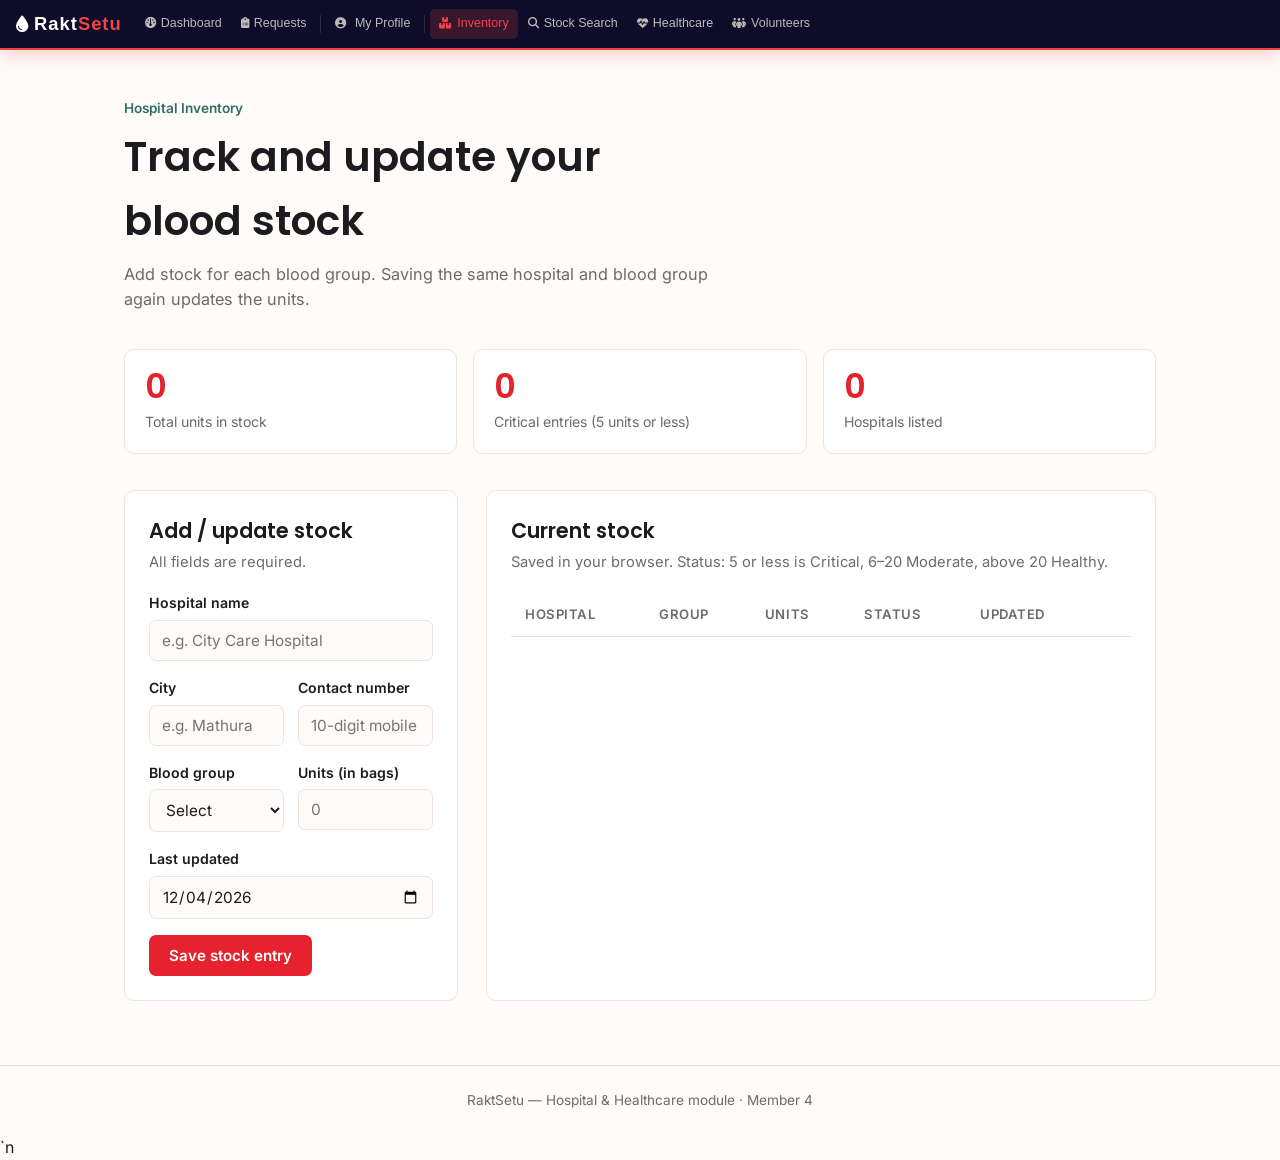
<file: Member4/hospital-inventory.html>
<!DOCTYPE html>
<html lang="en">
<head>
<meta charset="UTF-8">
<meta name="viewport" content="width=device-width, initial-scale=1.0">
<title>Hospital Inventory — RaktSetu</title>
<link rel="stylesheet" href="style.css">
</head>
<body>

<header class="topbar">
  <div class="topbar-inner">
    <a href="hospital-inventory.html" class="brand">Rakt<span>Setu</span> <small>HOSPITAL PANEL</small></a>
    <nav class="mainnav">
      <a href="hospital-inventory.html">Inventory</a>
      <a href="blood-stock-search.html">Stock Search</a>
      <a href="healthcare-info.html">Healthcare Info</a>
      <a href="volunteer-dashboard.html">Volunteers</a>
    </nav>
  </div>
</header>

<div class="page-head">
  <p class="kicker">Hospital Inventory</p>
  <h1>Track and update your blood stock</h1>
  <p>Add stock for each blood group. Saving the same hospital and blood group again updates the units.</p>
</div>

<main>

  <div class="stat-grid three">
    <div class="stat-card">
      <div class="num" id="sumUnits">0</div>
      <div class="label">Total units in stock</div>
    </div>
    <div class="stat-card">
      <div class="num" id="sumCritical">0</div>
      <div class="label">Critical entries (5 units or less)</div>
    </div>
    <div class="stat-card">
      <div class="num" id="sumHospitals">0</div>
      <div class="label">Hospitals listed</div>
    </div>
  </div>

  <div class="grid-two">

    <div class="card">
      <h2>Add / update stock</h2>
      <p class="sub">All fields are required.</p>

      <form id="stockForm" novalidate>
        <div class="field">
          <label for="hospitalName">Hospital name</label>
          <input type="text" id="hospitalName" name="hospitalName" placeholder="e.g. City Care Hospital">
        </div>

        <div class="field-row">
          <div class="field">
            <label for="city">City</label>
            <input type="text" id="city" name="city" placeholder="e.g. Mathura">
          </div>
          <div class="field">
            <label for="contact">Contact number</label>
            <input type="tel" id="contact" name="contact" placeholder="10-digit mobile" maxlength="10">
          </div>
        </div>

        <div class="field-row">
          <div class="field">
            <label for="bloodGroup">Blood group</label>
            <select id="bloodGroup" name="bloodGroup">
              <option value="">Select</option>
              <option>A+</option>
              <option>A-</option>
              <option>B+</option>
              <option>B-</option>
              <option>O+</option>
              <option>O-</option>
              <option>AB+</option>
              <option>AB-</option>
            </select>
          </div>
          <div class="field">
            <label for="units">Units (in bags)</label>
            <input type="number" id="units" name="units" min="0" max="500" placeholder="0">
          </div>
        </div>

        <div class="field">
          <label for="lastUpdated">Last updated</label>
          <input type="date" id="lastUpdated" name="lastUpdated">
        </div>

        <button type="submit" class="btn btn-primary">Save stock entry</button>
        <div class="form-msg"></div>
      </form>
    </div>

    <div class="card">
      <h2>Current stock</h2>
      <p class="sub">Saved in your browser. Status: 5 or less is Critical, 6–20 Moderate, above 20 Healthy.</p>

      <div class="table-wrap">
        <table>
          <thead>
            <tr>
              <th>Hospital</th>
              <th>Group</th>
              <th>Units</th>
              <th>Status</th>
              <th>Updated</th>
              <th></th>
            </tr>
          </thead>
          <tbody id="invBody"></tbody>
        </table>
      </div>
      <div class="empty-state" id="invEmpty">No stock entries yet. Add one using the form.</div>
    </div>

  </div>
</main>

<footer>RaktSetu — Hospital &amp; Healthcare module · Member 4</footer>

<script src="script.js"></script>
<script src="../js/navbar.js"></script>`n</body>
</html>
</file>
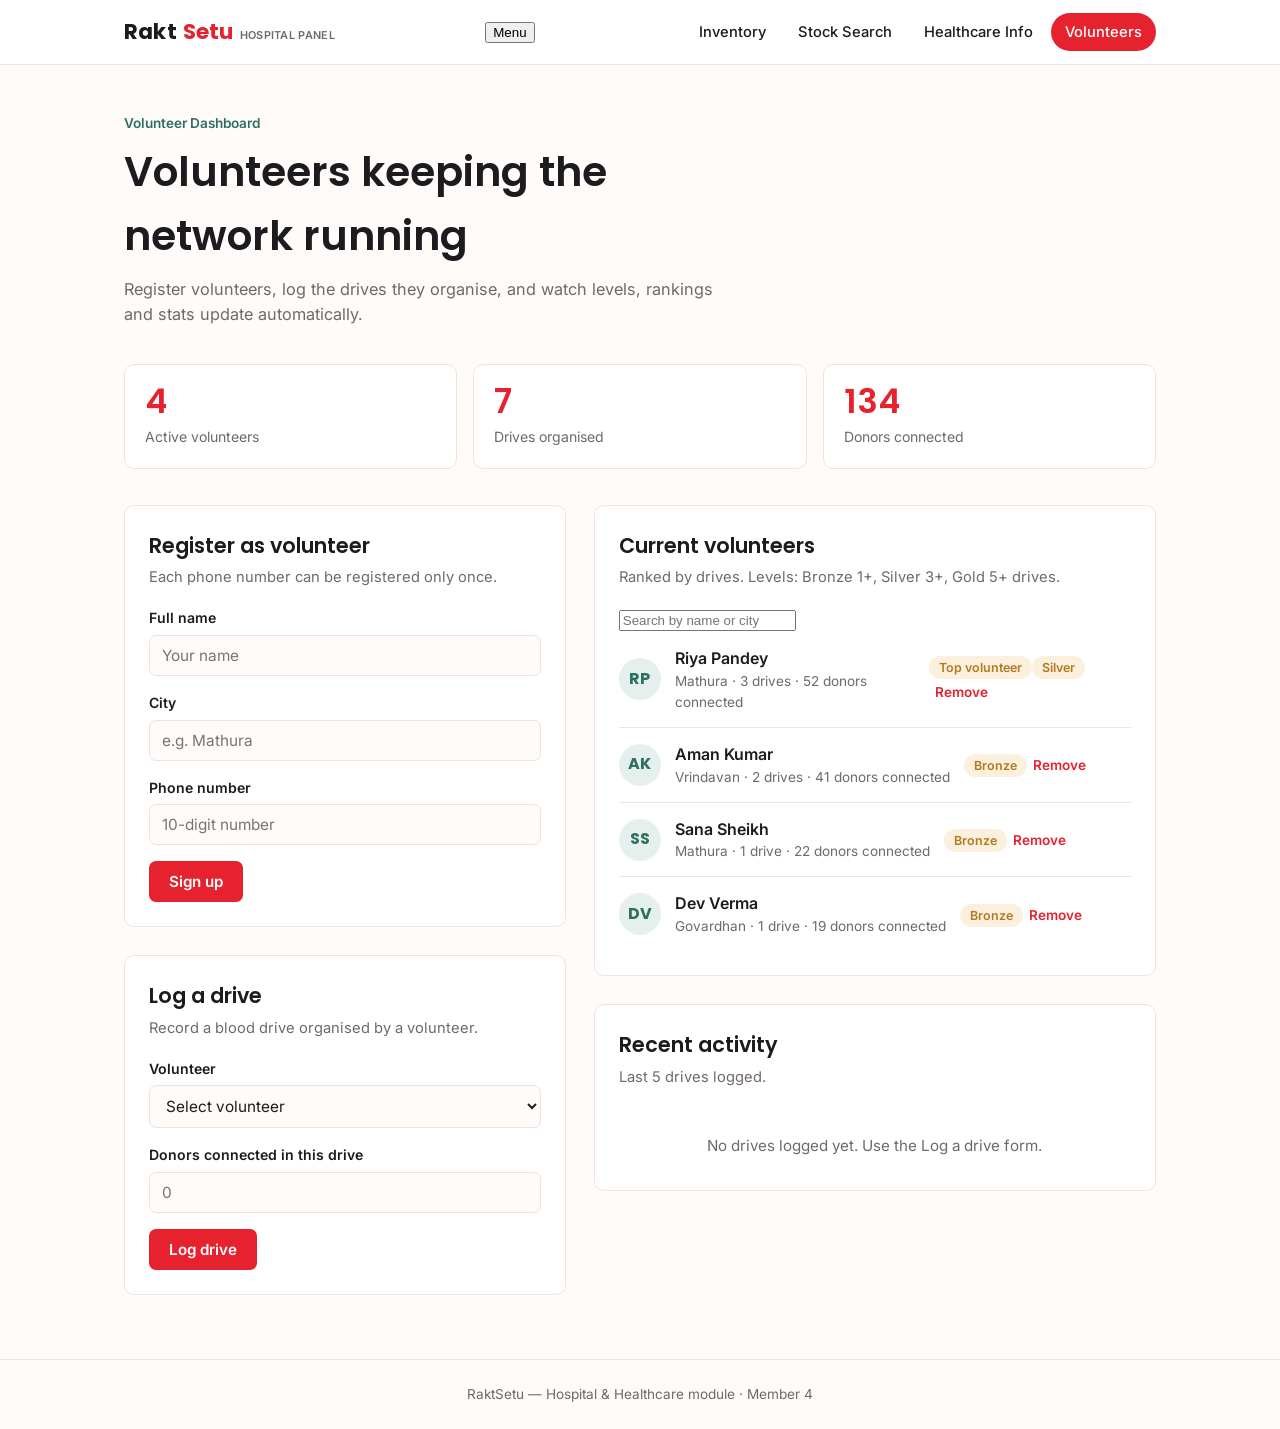
<file: Member4/volunteer-dashboard.html>
<!DOCTYPE html>
<html lang="en">
<head>
<meta charset="UTF-8">
<meta name="viewport" content="width=device-width, initial-scale=1.0">
<title>Volunteer Dashboard — RaktSetu</title>
<link rel="stylesheet" href="style.css">
</head>
<body>

<header class="topbar">
  <div class="topbar-inner">
    <a href="hospital-inventory.html" class="brand">Rakt<span>Setu</span> <small>HOSPITAL PANEL</small></a>
    <button class="menu-toggle" type="button" aria-label="Toggle menu" aria-expanded="false">Menu</button>
    <nav class="mainnav">
      <a href="hospital-inventory.html">Inventory</a>
      <a href="blood-stock-search.html">Stock Search</a>
      <a href="healthcare-info.html">Healthcare Info</a>
      <a href="volunteer-dashboard.html">Volunteers</a>
    </nav>
  </div>
</header>

<div class="page-head">
  <p class="kicker">Volunteer Dashboard</p>
  <h1>Volunteers keeping the network running</h1>
  <p>Register volunteers, log the drives they organise, and watch levels, rankings and stats update automatically.</p>
</div>

<main>

  <div class="stat-grid three">
    <div class="stat-card">
      <div class="num" id="statVolunteers">0</div>
      <div class="label">Active volunteers</div>
    </div>
    <div class="stat-card">
      <div class="num" id="statDrives">0</div>
      <div class="label">Drives organised</div>
    </div>
    <div class="stat-card">
      <div class="num" id="statDonors">0</div>
      <div class="label">Donors connected</div>
    </div>
  </div>

  <div class="grid-two">

    <div class="stack">

      <div class="card">
        <h2>Register as volunteer</h2>
        <p class="sub">Each phone number can be registered only once.</p>

        <form id="volunteerForm" novalidate>
          <div class="field">
            <label for="volName">Full name</label>
            <input type="text" id="volName" name="volName" placeholder="Your name">
          </div>
          <div class="field">
            <label for="volCity">City</label>
            <input type="text" id="volCity" name="volCity" placeholder="e.g. Mathura">
          </div>
          <div class="field">
            <label for="volPhone">Phone number</label>
            <input type="tel" id="volPhone" name="volPhone" placeholder="10-digit number" maxlength="10">
          </div>
          <button type="submit" class="btn btn-primary">Sign up</button>
        </form>
      </div>

      <div class="card">
        <h2>Log a drive</h2>
        <p class="sub">Record a blood drive organised by a volunteer.</p>

        <form id="driveForm" novalidate>
          <div class="field">
            <label for="driveVolunteer">Volunteer</label>
            <select id="driveVolunteer" name="driveVolunteer">
              <option value="">Select volunteer</option>
            </select>
          </div>
          <div class="field">
            <label for="driveDonors">Donors connected in this drive</label>
            <input type="number" id="driveDonors" name="driveDonors" min="0" max="1000" placeholder="0">
          </div>
          <button type="submit" class="btn btn-primary">Log drive</button>
        </form>
      </div>

    </div>

    <div class="stack" style="align-self:start">

      <div class="card">
        <h2>Current volunteers</h2>
        <p class="sub">Ranked by drives. Levels: Bronze 1+, Silver 3+, Gold 5+ drives.</p>

        <div class="toolbar">
          <input type="search" id="volSearch" placeholder="Search by name or city" autocomplete="off">
        </div>

        <div id="volList"></div>
        <div class="empty-state" id="volEmpty"></div>
      </div>

      <div class="card">
        <h2>Recent activity</h2>
        <p class="sub">Last 5 drives logged.</p>
        <div id="activityList"></div>
        <div class="empty-state" id="activityEmpty">No drives logged yet. Use the Log a drive form.</div>
      </div>

    </div>

  </div>
</main>

<footer>RaktSetu — Hospital &amp; Healthcare module · Member 4</footer>

<script src="script.js"></script>
</body>
</html>
</file>
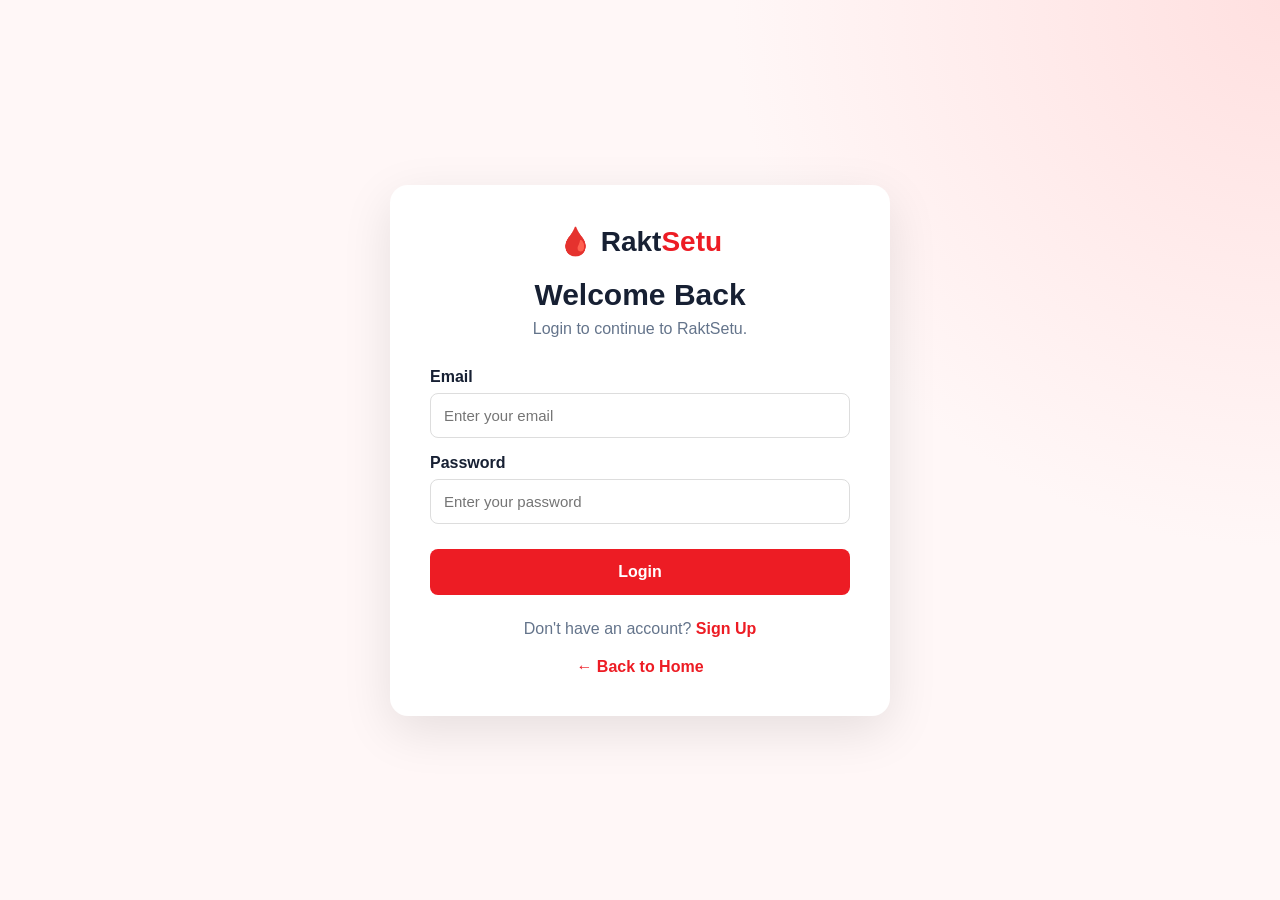
<file: pages/auth/login.html>
<!DOCTYPE html>
<html lang="en">

<head>
    <meta charset="UTF-8">
    <meta name="viewport" content="width=device-width, initial-scale=1.0">

    <title>Login | RaktSetu</title>

    <link rel="stylesheet" href="../../css/style.css">
</head>

<body class="auth-page">

    <div class="auth-container">

        <div class="auth-logo">
            🩸 Rakt<span>Setu</span>
        </div>

        <h1>Welcome Back</h1>

        <p class="auth-subtitle">
            Login to continue to RaktSetu.
        </p>


        <form id="loginForm" class="auth-form">

            <label>Email</label>
            <input type="email"
                   id="loginEmail"
                   placeholder="Enter your email"
                   required>


            <label>Password</label>
            <input type="password"
                   id="loginPassword"
                   placeholder="Enter your password"
                   required>


            <button type="submit" class="form-btn">
                Login
            </button>

        </form>


        <p class="switch-text">
            Don't have an account?
            <a href="role-selection.html">Sign Up</a>
        </p>

        <p class="back-link">
            <a href="../../index.html">← Back to Home</a>
        </p>

    </div>


    <script src="../../js/auth.js"></script>

</body>
</html>
</file>
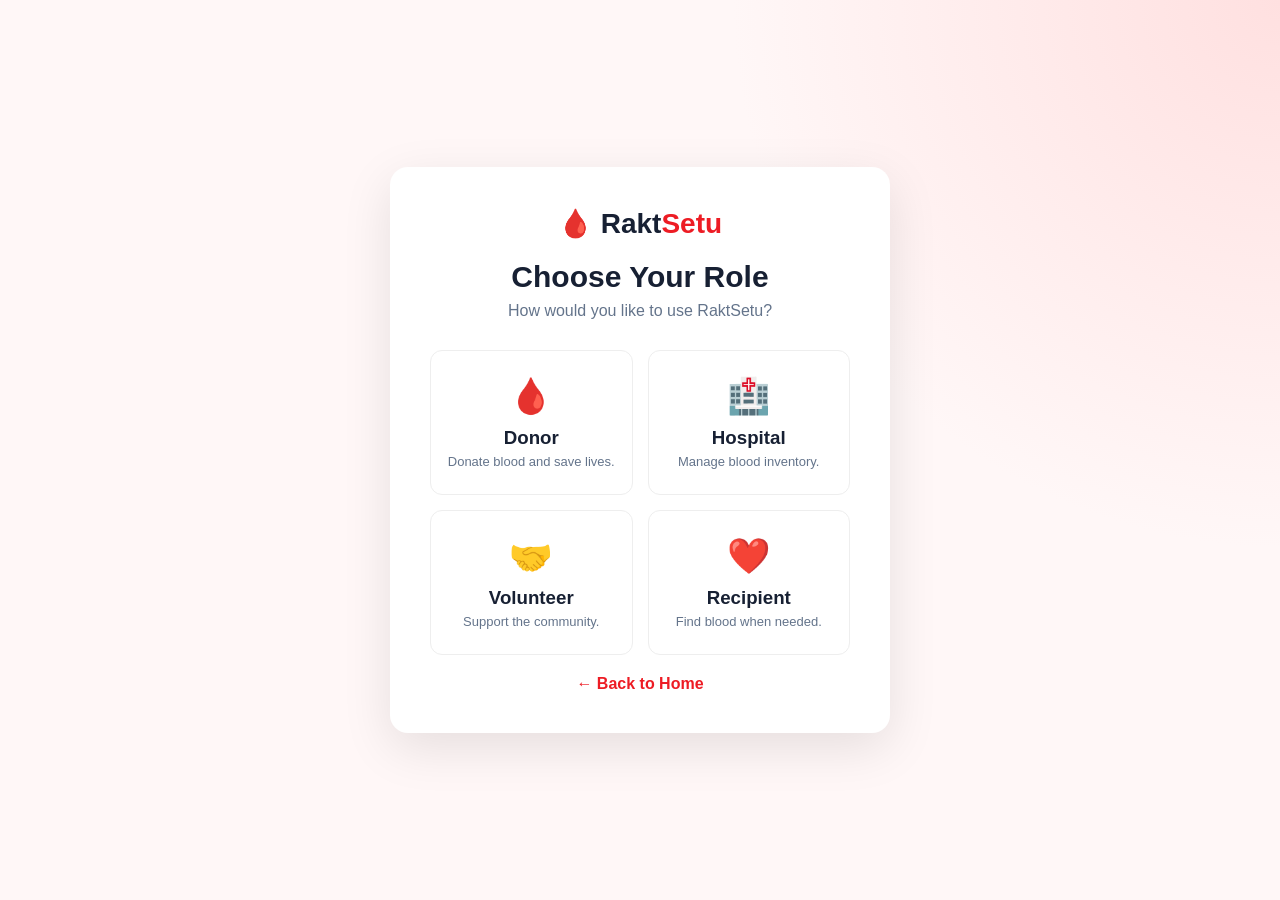
<file: pages/auth/role-selection.html>
<!DOCTYPE html>
<html lang="en">

<head>
    <meta charset="UTF-8">
    <meta name="viewport" content="width=device-width, initial-scale=1.0">

    <title>Select Role | RaktSetu</title>

    <link rel="stylesheet" href="../../css/style.css">
</head>

<body class="auth-page">

    <div class="auth-container">

        <div class="auth-logo">
            🩸 Rakt<span>Setu</span>
        </div>

        <h1>Choose Your Role</h1>

        <p class="auth-subtitle">
            How would you like to use RaktSetu?
        </p>


        <div class="role-grid">

            <a href="signup.html?role=Donor" class="role-card">
                <div>🩸</div>
                <h3>Donor</h3>
                <p>Donate blood and save lives.</p>
            </a>


            <a href="signup.html?role=Hospital" class="role-card">
                <div>🏥</div>
                <h3>Hospital</h3>
                <p>Manage blood inventory.</p>
            </a>


            <a href="signup.html?role=Volunteer" class="role-card">
                <div>🤝</div>
                <h3>Volunteer</h3>
                <p>Support the community.</p>
            </a>


            <a href="signup.html?role=Recipient" class="role-card">
                <div>❤️</div>
                <h3>Recipient</h3>
                <p>Find blood when needed.</p>
            </a>

        </div>

        <p class="back-link">
            <a href="../../index.html">← Back to Home</a>
        </p>

    </div>

</body>
</html>
</file>
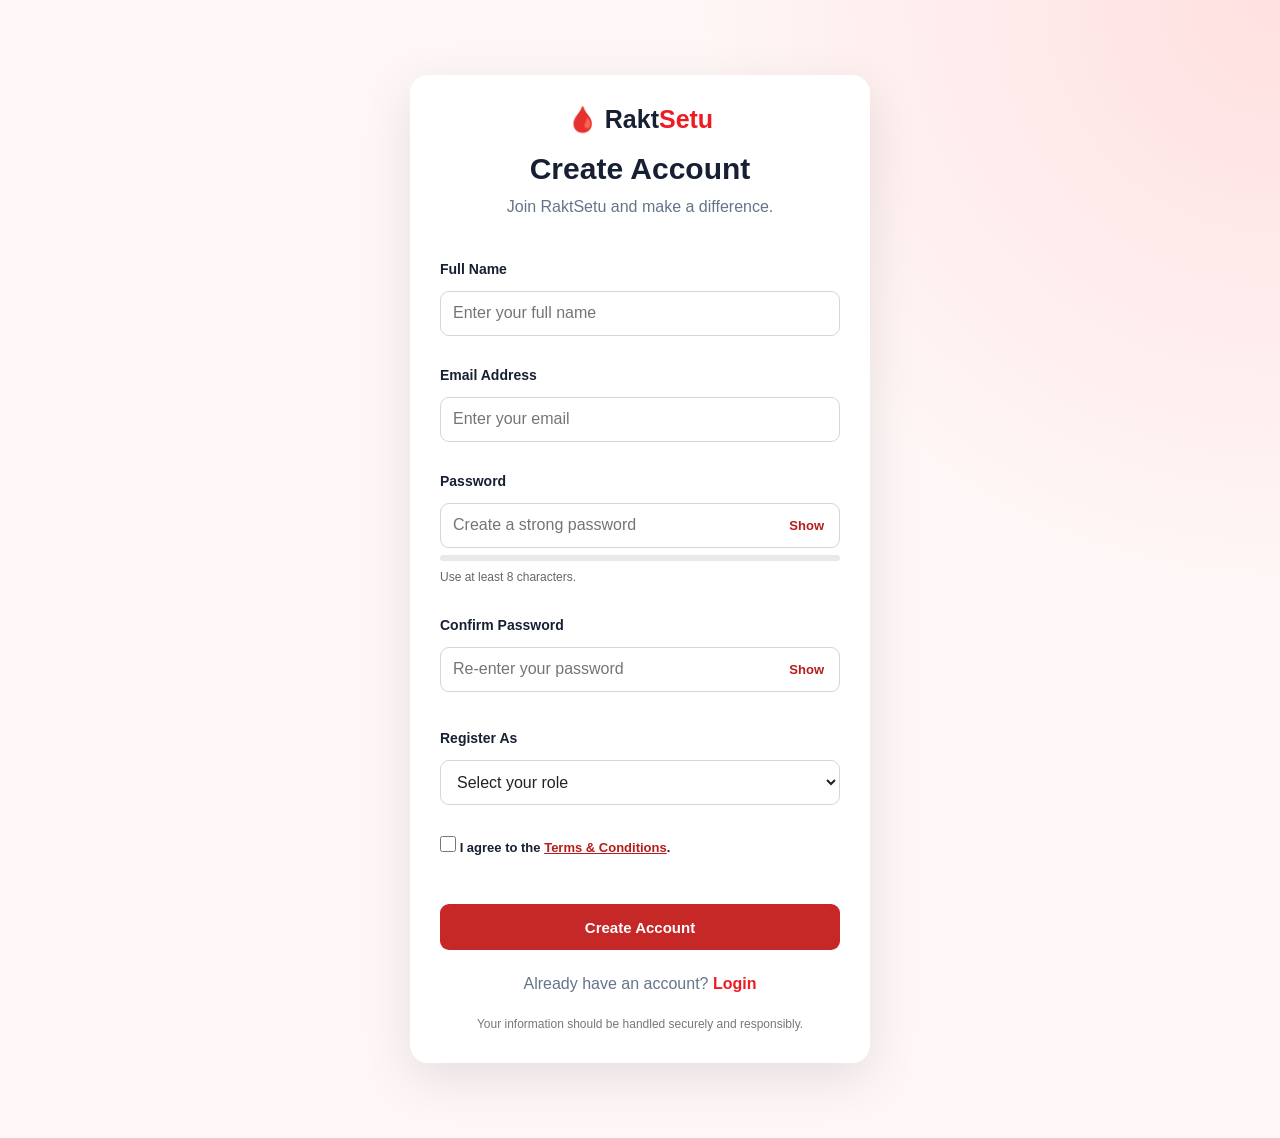
<file: pages/auth/signup.html>
<!DOCTYPE html>
<html lang="en">

<head>
    <meta charset="UTF-8">
    <meta name="viewport" content="width=device-width, initial-scale=1.0">
    <title>Sign Up | RaktSetu</title>

    <link rel="stylesheet" href="../../css/style.css">
</head>

<body class="auth-page">

    <main class="auth-container signup-container">

        <a href="../../index.html" class="auth-logo">
            🩸 Rakt<span>Setu</span>
        </a>

        <h1>Create Account</h1>
        <p class="auth-subtitle">
            Join RaktSetu and make a difference.
        </p>

        <div id="signupMessage" class="signup-message"
             role="status" aria-live="polite" hidden></div>

        <form id="signupForm" class="auth-form" novalidate>

            <div class="signup-field">
                <label for="name">Full Name</label>
                <input type="text" id="name" name="name"
                       placeholder="Enter your full name"
                       autocomplete="name" required>
            </div>

            <div class="signup-field">
                <label for="email">Email Address</label>
                <input type="email" id="email" name="email"
                       placeholder="Enter your email"
                       autocomplete="email" required>
            </div>

            <div class="signup-field">
                <label for="password">Password</label>

                <div class="password-wrapper">
                    <input type="password" id="password" name="password"
                           placeholder="Create a strong password"
                           autocomplete="new-password"
                           minlength="8" required>

                    <button type="button" class="password-toggle"
                            data-target="password"
                            aria-label="Show password"
                            aria-pressed="false">
                        Show
                    </button>
                </div>

                <div class="password-strength-track">
                    <div id="passwordStrengthBar"
                         class="password-strength-bar"></div>
                </div>

                <p id="passwordStrengthText" class="field-hint">
                    Use at least 8 characters.
                </p>
            </div>

            <div class="signup-field">
                <label for="confirmPassword">Confirm Password</label>

                <div class="password-wrapper">
                    <input type="password" id="confirmPassword"
                           name="confirmPassword"
                           placeholder="Re-enter your password"
                           autocomplete="new-password" required>

                    <button type="button" class="password-toggle"
                            data-target="confirmPassword"
                            aria-label="Show confirm password"
                            aria-pressed="false">
                        Show
                    </button>
                </div>

                <p id="confirmPasswordMessage" class="field-hint"></p>
            </div>

            <div class="signup-field">
                <label for="userRole">Register As</label>

                <select id="userRole" name="userRole" required>
                    <option value="">Select your role</option>
                    <option value="Donor">Blood Donor</option>
                    <option value="Hospital">Hospital</option>
                    <option value="Volunteer">Volunteer</option>
                    <option value="Recipient">Blood Recipient</option>
                </select>
            </div>

            <!-- Donor/Recipient fields -->
            <div id="bloodGroupField" class="signup-field" hidden>
                <label for="bloodGroup">Blood Group</label>

                <select id="bloodGroup" name="bloodGroup">
                    <option value="">Select blood group</option>
                    <option value="A+">A+</option>
                    <option value="A-">A-</option>
                    <option value="B+">B+</option>
                    <option value="B-">B-</option>
                    <option value="AB+">AB+</option>
                    <option value="AB-">AB-</option>
                    <option value="O+">O+</option>
                    <option value="O-">O-</option>
                </select>
            </div>

            <!-- Hospital-only field -->
            <div id="hospitalNameField" class="signup-field" hidden>
                <label for="hospitalName">Hospital Name</label>
                <input type="text" id="hospitalName" name="hospitalName"
                       placeholder="Enter hospital name">
            </div>

            <!-- Volunteer-only field -->
            <div id="cityField" class="signup-field" hidden>
                <label for="city">City</label>
                <input type="text" id="city" name="city"
                       placeholder="Enter your city" autocomplete="address-level2">
            </div>

            <label class="terms-label">
                <input type="checkbox" id="terms" name="terms" required>
                <span>
                    I agree to the <a href="#" id="termsLink">Terms &amp; Conditions</a>.
                </span>
            </label>

            <button type="submit" class="form-btn" id="signupButton">
                Create Account
            </button>

        </form>

        <p class="switch-text">
            Already have an account?
            <a href="login.html">Login</a>
        </p>

        <p class="signup-footer">
            Your information should be handled securely and responsibly.
        </p>

    </main>

    <script src="../../js/auth.js"></script>
</body>
</html>
</file>
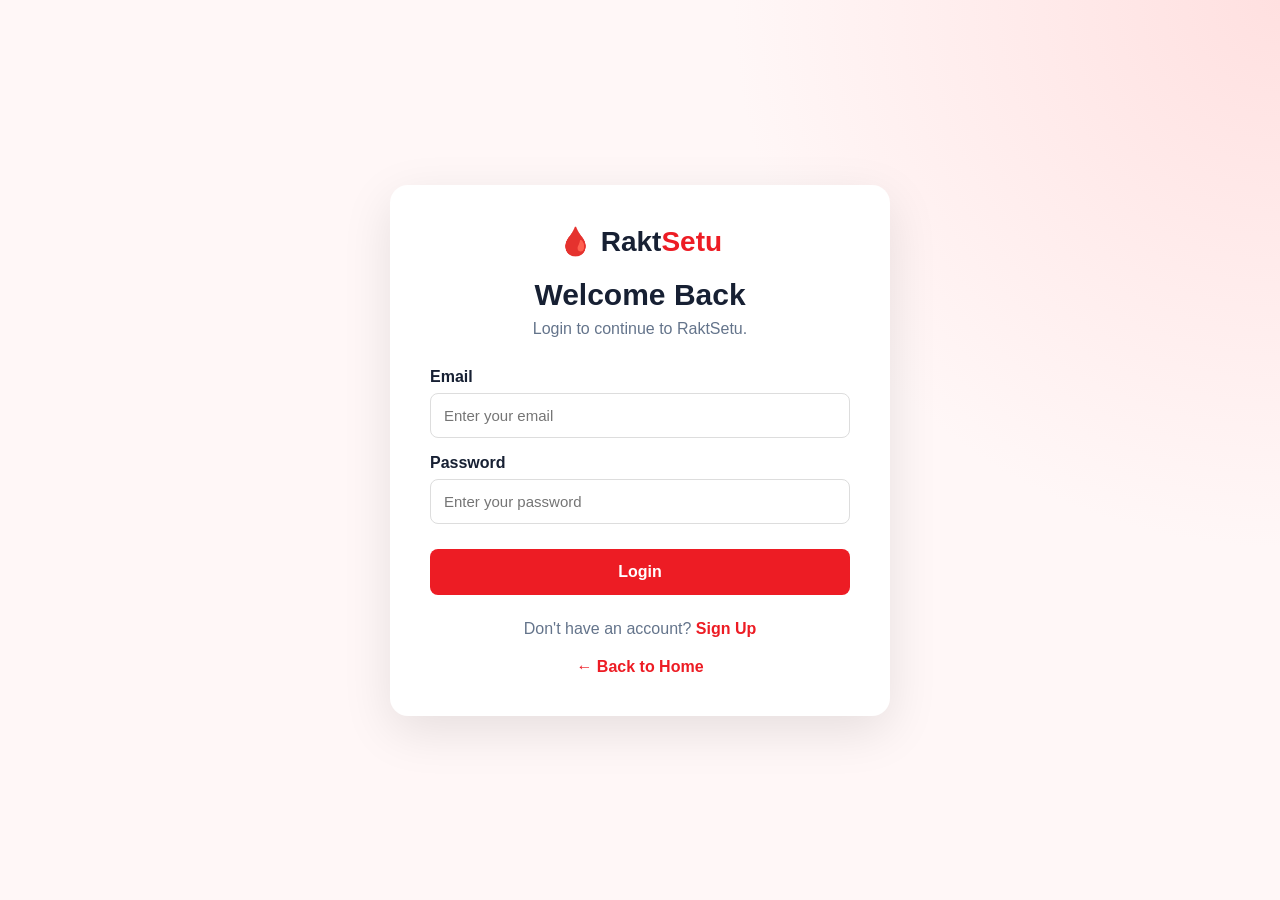
<file: pages/profile/donor-profile.html>
<!DOCTYPE html>
<html lang="en">

<head>
    <meta charset="UTF-8">
    <meta name="viewport" content="width=device-width, initial-scale=1.0">

    <title>Donor Profile | RaktSetu</title>

    <link rel="stylesheet" href="../../css/style.css">
    <script>
      // Auth guard — agar login nahi kiya toh login pe bhejo
      (function() {
        var user = localStorage.getItem('currentUser');
        if (!user) { window.location.replace('../../pages/auth/login.html'); }
        else {
          var u = JSON.parse(user);
          // Agar Hospital role hai toh hospital profile pe bhejo
          if (u.role === 'Hospital') { window.location.replace('hospital-profile.html'); }
        }
      })();
    </script>
</head>

<body class="profile-page">

    <header class="simple-navbar">

        <div class="logo">
            🩸 Rakt<span>Setu</span>
        </div>

        <button onclick="logout()" class="logout-btn">
            Logout
        </button>

    </header>


    <main class="profile-container">

        <div class="profile-header">
            <div class="profile-avatar">🩸</div>

            <div>
                <p class="small-heading">DONOR PROFILE</p>
                <h1 id="profileName">Donor</h1>
                <p>Blood Donor</p>
            </div>
        </div>


        <div class="profile-grid">

            <div class="profile-box">
                <span>Email</span>
                <strong id="profileEmail">-</strong>
            </div>

            <div class="profile-box">
                <span>Role</span>
                <strong id="profileRole">Donor</strong>
            </div>

            <div class="profile-box">
                <span>Phone</span>
                <strong id="profilePhone">-</strong>
            </div>

            <div class="profile-box">
                <span>City</span>
                <strong id="profileCity">-</strong>
            </div>

            <div class="profile-box blood-box">
                <span>Blood Group</span>
                <strong id="profileBlood">-</strong>
            </div>

            <div class="profile-box available-box">
                <span>Availability</span>
                <strong>Available</strong>
            </div>

        </div>


        <a href="edit-profile.html" class="primary-btn profile-edit">
            ✏ Edit Profile
        </a>

    </main>


    <script src="../../js/auth.js"></script>

<script src="../../js/navbar.js"></script>`n</body>
</html>
</file>
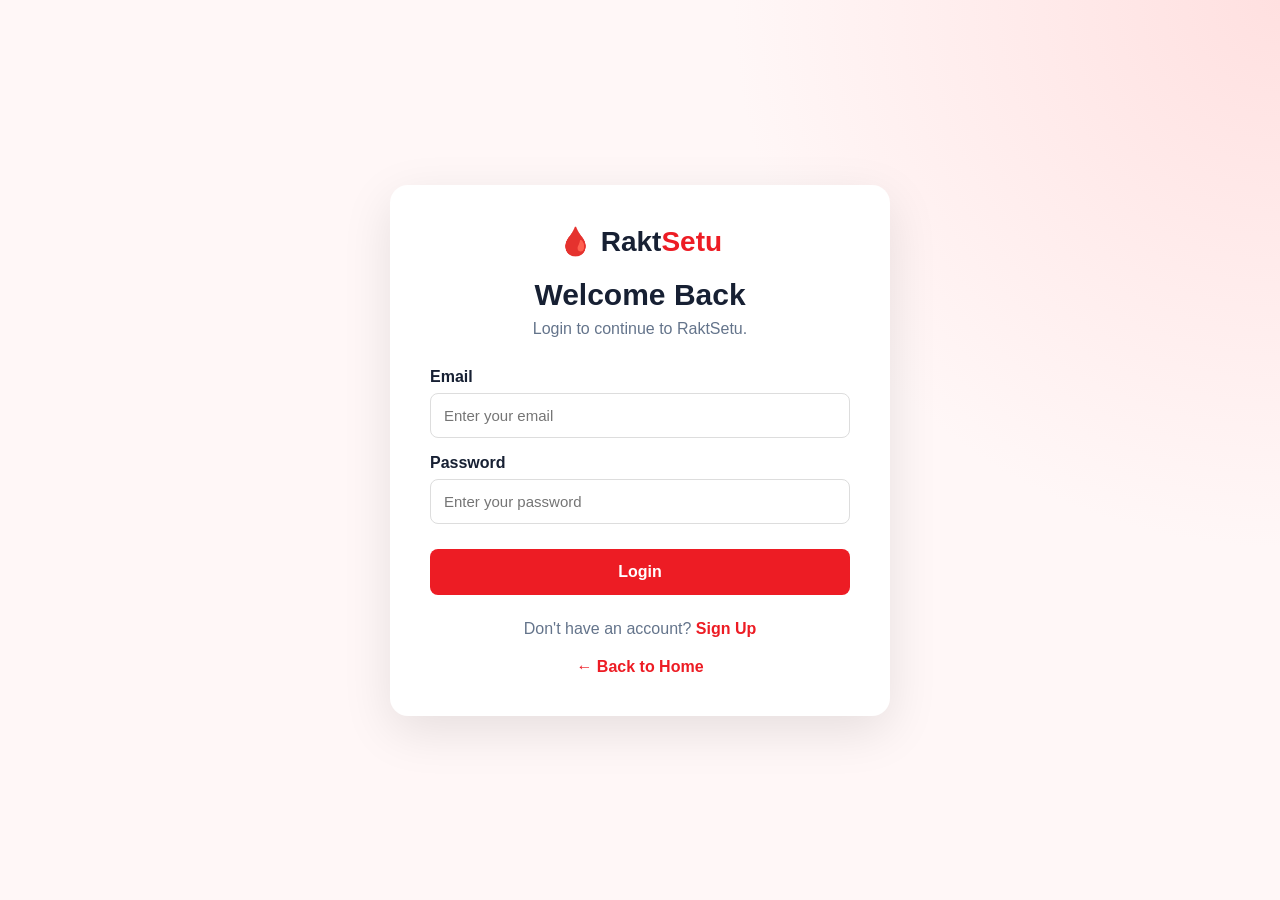
<file: pages/profile/edit-profile.html>
<!DOCTYPE html>
<html lang="en">

<head>
    <meta charset="UTF-8">
    <meta name="viewport" content="width=device-width, initial-scale=1.0">

    <title>Edit Profile | RaktSetu</title>

    <link rel="stylesheet" href="../../css/style.css">
</head>

<body class="auth-page">

    <div class="auth-container">

        <div class="auth-logo">
            🩸 Rakt<span>Setu</span>
        </div>

        <h1>Edit Profile</h1>

        <p class="auth-subtitle">
            Keep your information updated.
        </p>


        <form id="editProfileForm" class="auth-form">

            <label>Full Name</label>
            <input type="text" id="name" required>


            <label>Email</label>
            <input type="email" id="email" required>


            <label>Phone</label>
            <input type="tel" id="phone" placeholder="Enter phone number">


            <label>City</label>
            <input type="text" id="city" placeholder="Enter city">


            <label>Blood Group</label>

            <select id="bloodGroup">

                <option value="">Select Blood Group</option>

                <option value="A+">A+</option>
                <option value="A-">A-</option>

                <option value="B+">B+</option>
                <option value="B-">B-</option>

                <option value="AB+">AB+</option>
                <option value="AB-">AB-</option>

                <option value="O+">O+</option>
                <option value="O-">O-</option>

            </select>


            <button type="submit" class="form-btn">
                Save Changes
            </button>

        </form>

    </div>


    <script src="../../js/auth.js"></script>

</body>
</html>
</file>
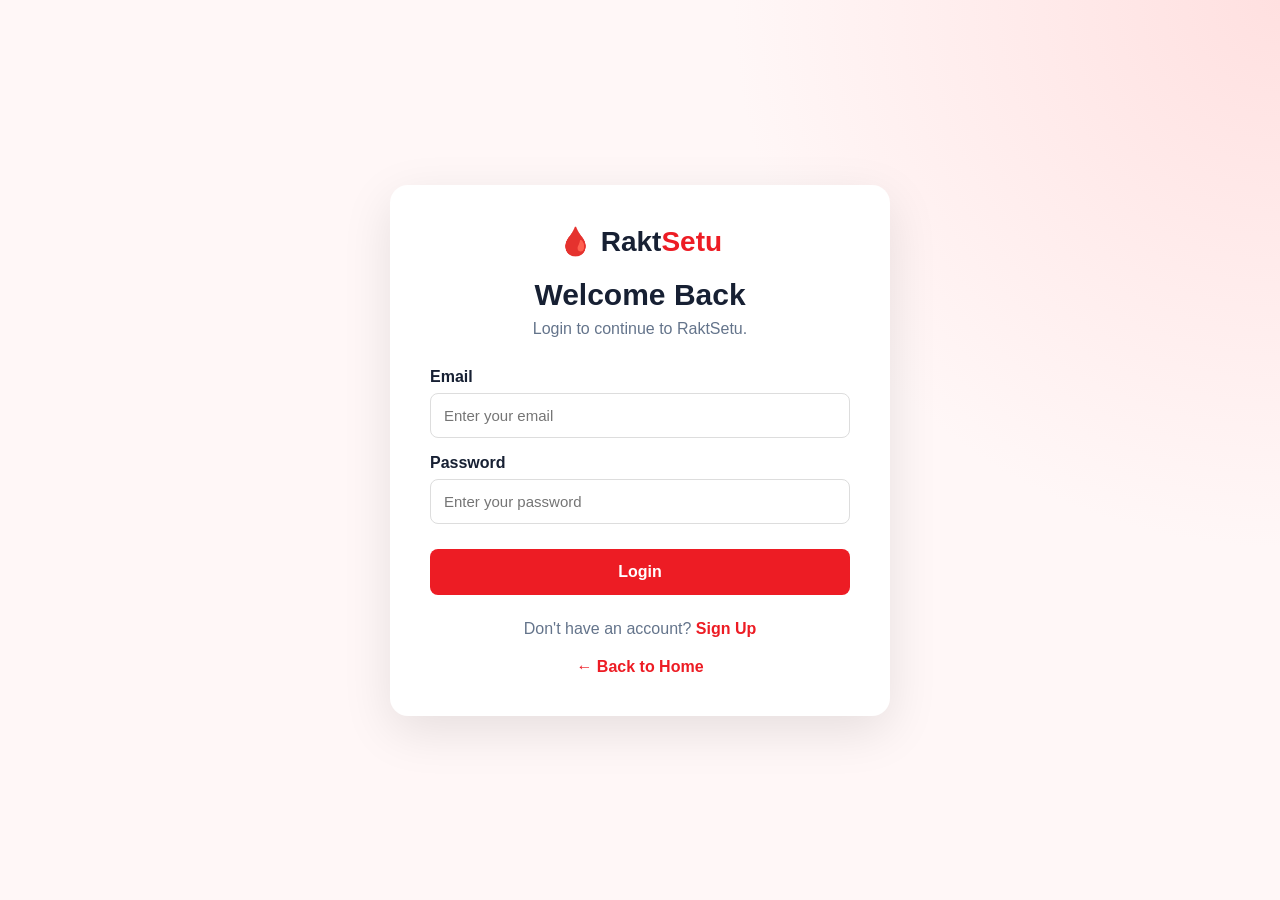
<file: pages/profile/hospital-profile.html>
<!DOCTYPE html>
<html lang="en">

<head>
    <meta charset="UTF-8">
    <meta name="viewport" content="width=device-width, initial-scale=1.0">

    <title>Hospital Profile | RaktSetu</title>

    <link rel="stylesheet" href="../../css/style.css">
    <script>
      // Auth guard — agar login nahi kiya toh login pe bhejo
      (function() {
        var user = localStorage.getItem('currentUser');
        if (!user) { window.location.replace('../../pages/auth/login.html'); }
        else {
          var u = JSON.parse(user);
          // Agar Donor/Volunteer/Recipient role hai toh donor profile pe bhejo
          if (u.role !== 'Hospital') { window.location.replace('donor-profile.html'); }
        }
      })();
    </script>
</head>

<body class="profile-page">

    <header class="simple-navbar">

        <div class="logo">
            🩸 Rakt<span>Setu</span>
        </div>

        <button onclick="logout()" class="logout-btn">
            Logout
        </button>

    </header>


    <main class="profile-container">

        <div class="profile-header">

            <div class="profile-avatar hospital-avatar">
                🏥
            </div>

            <div>
                <p class="small-heading">HOSPITAL PROFILE</p>
                <h1 id="profileName">Hospital</h1>
                <p>Healthcare Partner</p>
            </div>

        </div>


        <div class="profile-grid">

            <div class="profile-box">
                <span>Email</span>
                <strong id="profileEmail">-</strong>
            </div>

            <div class="profile-box">
                <span>Role</span>
                <strong id="profileRole">Hospital</strong>
            </div>

            <div class="profile-box">
                <span>Phone</span>
                <strong id="profilePhone">-</strong>
            </div>

            <div class="profile-box">
                <span>City</span>
                <strong id="profileCity">-</strong>
            </div>

            <div class="profile-box">
                <span>Verification</span>
                <strong>Pending</strong>
            </div>

            <div class="profile-box available-box">
                <span>Status</span>
                <strong>Active</strong>
            </div>

        </div>


        <a href="edit-profile.html" class="primary-btn profile-edit">
            ✏ Edit Profile
        </a>

    </main>


    <script src="../../js/auth.js"></script>

<script src="../../js/navbar.js"></script>`n</body>
</html>
</file>
<file: styles.css>
@import url('https://fonts.googleapis.com/css2?family=Plus+Jakarta+Sans:wght@400;500;600;700;800&family=Caveat:wght@600;700&display=swap');

:root {
  --primary-red: #D91B24;
  --primary-red-hover: #B91C1C;
  --primary-red-soft: #FEF2F2;
  --primary-red-border: #FCA5A5;
  --dark-hero-bg: #140305;
  --dark-hero-surface: #24080D;
  --text-dark: #0F172A;
  --text-muted: #64748B;
  --text-light: #F8FAFC;
  --bg-light: #F8FAF9;
  --surface-white: #FFFFFF;
  --border-color: #E2E8F0;
  --border-light: #F1F5F9;
  --teal-green: #0F766E;
  --teal-soft: #E6F3F1;
  --amber-gold: #B7791F;
  --amber-soft: #FBF3E2;
  --success-green: #15803D;
  --success-soft: #E3F5E9;
  --shadow-sm: 0 1px 3px rgba(0, 0, 0, 0.05);
  --shadow-md: 0 4px 12px rgba(0, 0, 0, 0.07);
  --shadow-lg: 0 12px 28px rgba(0, 0, 0, 0.12);
  --radius-sm: 8px;
  --radius-md: 12px;
  --radius-lg: 20px;
  --radius-pill: 9999px;
  --font-main: 'Plus Jakarta Sans', -apple-system, BlinkMacSystemFont, "Segoe UI", Roboto, sans-serif;
  --font-handwriting: 'Caveat', cursive;
  box-sizing: border-box;
}

* {
  box-sizing: inherit;
  margin: 0;
  padding: 0;
}

html, body {
  font-family: var(--font-main);
  background: var(--bg-light);
  color: var(--text-dark);
  line-height: 1.5;
  scroll-behavior: smooth;
}

.mono {
  font-family: "SFMono-Regular", Consolas, monospace;
}

/* ================= HEADER & NAVIGATION ================= */
.site-header {
  position: sticky;
  top: 0;
  z-index: 1000;
  background: rgba(255, 255, 255, 0.95);
  backdrop-filter: blur(12px);
  border-bottom: 1px solid var(--border-color);
  padding: 12px 32px;
  display: flex;
  align-items: center;
  justify-content: space-between;
}

.header-container {
  max-width: 1240px;
  width: 100%;
  margin: 0 auto;
  display: flex;
  align-items: center;
  justify-content: space-between;
}

.brand-logo {
  display: flex;
  align-items: center;
  gap: 10px;
  text-decoration: none;
  font-size: 24px;
  font-weight: 800;
  color: var(--text-dark);
  letter-spacing: -0.02em;
}

.brand-logo .logo-icon {
  width: 32px;
  height: 32px;
  background: var(--primary-red);
  mask: url("data:image/svg+xml,%3Csvg xmlns='http://www.w3.org/2000/svg' viewBox='0 0 24 24' fill='currentColor'%3E%3Cpath d='M12 2.69l5.66 5.66a8 8 0 1 1-11.31 0z'/%3E%3C/svg%3E") center/contain no-repeat;
  -webkit-mask: url("data:image/svg+xml,%3Csvg xmlns='http://www.w3.org/2000/svg' viewBox='0 0 24 24' fill='currentColor'%3E%3Cpath d='M12 2.69l5.66 5.66a8 8 0 1 1-11.31 0z'/%3E%3C/svg%3E") center/contain no-repeat;
}

.brand-logo span.highlight {
  color: var(--primary-red);
}

.nav-menu {
  display: flex;
  align-items: center;
  gap: 28px;
  list-style: none;
}

.nav-link {
  text-decoration: none;
  font-size: 14.5px;
  font-weight: 600;
  color: #475569;
  position: relative;
  padding: 6px 0;
  transition: color 0.2s ease;
  cursor: pointer;
}

.nav-link:hover, .nav-link.active {
  color: var(--primary-red);
}

.nav-link.active::after {
  content: '';
  position: absolute;
  bottom: 0;
  left: 0;
  width: 100%;
  height: 2.5px;
  background: var(--primary-red);
  border-radius: var(--radius-pill);
}

.auth-actions {
  display: flex;
  align-items: center;
  gap: 12px;
}

.btn-nav-outline {
  padding: 9px 22px;
  font-size: 14px;
  font-weight: 600;
  color: var(--text-dark);
  background: transparent;
  border: 1.5px solid #CBD5E1;
  border-radius: var(--radius-pill);
  cursor: pointer;
  transition: all 0.2s ease;
}

.btn-nav-outline:hover {
  border-color: var(--text-dark);
  background: #F1F5F9;
}

.btn-nav-solid {
  padding: 9px 24px;
  font-size: 14px;
  font-weight: 600;
  color: #FFFFFF;
  background: var(--primary-red);
  border: none;
  border-radius: var(--radius-pill);
  cursor: pointer;
  box-shadow: 0 2px 8px rgba(217, 27, 36, 0.25);
  transition: all 0.2s ease;
}

.btn-nav-solid:hover {
  background: var(--primary-red-hover);
  transform: translateY(-1px);
  box-shadow: 0 4px 12px rgba(217, 27, 36, 0.35);
}

/* ================= MAIN CONTAINER ================= */
.main-wrapper {
  max-width: 1240px;
  margin: 0 auto;
  padding: 24px 24px 64px;
}

/* ================= HERO SECTION ================= */
.hero-card {
  position: relative;
  border-radius: 24px;
  background: linear-gradient(135deg, #180205 0%, #3B060D 35%, #8B0A1A 75%, #B91C1C 100%);
  color: #FFFFFF;
  overflow: hidden;
  padding: 56px 56px;
  min-height: 480px;
  display: grid;
  grid-template-columns: 1.2fr 1fr;
  align-items: center;
  gap: 40px;
  box-shadow: 0 20px 40px rgba(0, 0, 0, 0.25);
  margin-bottom: 32px;
}

.hero-glow {
  position: absolute;
  top: -100px;
  right: -50px;
  width: 500px;
  height: 500px;
  background: radial-gradient(circle, rgba(239, 68, 68, 0.35) 0%, rgba(185, 28, 28, 0) 70%);
  pointer-events: none;
}

.hero-content {
  position: relative;
  z-index: 2;
}

.hero-badge {
  display: inline-flex;
  align-items: center;
  gap: 6px;
  font-size: 12.5px;
  font-weight: 700;
  letter-spacing: 0.12em;
  color: #FCA5A5;
  text-transform: uppercase;
  margin-bottom: 18px;
}

.hero-title {
  font-size: 46px;
  font-weight: 800;
  line-height: 1.15;
  letter-spacing: -0.02em;
  margin-bottom: 18px;
}

.hero-title span.accent {
  color: #FF4D58;
}

.hero-desc {
  font-size: 16px;
  color: #E2E8F0;
  margin-bottom: 32px;
  max-width: 480px;
  line-height: 1.6;
}

.hero-actions {
  display: flex;
  align-items: center;
  gap: 16px;
  flex-wrap: wrap;
}

.btn-hero-primary {
  display: inline-flex;
  align-items: center;
  gap: 10px;
  padding: 14px 28px;
  font-size: 15px;
  font-weight: 700;
  color: #FFFFFF;
  background: var(--primary-red);
  border: none;
  border-radius: var(--radius-pill);
  cursor: pointer;
  box-shadow: 0 4px 15px rgba(217, 27, 36, 0.4);
  transition: all 0.2s ease;
}

.btn-hero-primary:hover {
  background: #E61E28;
  transform: translateY(-2px);
  box-shadow: 0 6px 20px rgba(217, 27, 36, 0.5);
}

.btn-hero-secondary {
  display: inline-flex;
  align-items: center;
  gap: 10px;
  padding: 14px 28px;
  font-size: 15px;
  font-weight: 700;
  color: #FFFFFF;
  background: rgba(255, 255, 255, 0.08);
  border: 1.5px solid rgba(255, 255, 255, 0.3);
  border-radius: var(--radius-pill);
  backdrop-filter: blur(10px);
  cursor: pointer;
  transition: all 0.2s ease;
}

.btn-hero-secondary:hover {
  background: rgba(255, 255, 255, 0.18);
  border-color: #FFFFFF;
  transform: translateY(-2px);
}

/* Hero Right Visual Art */
.hero-visual {
  position: relative;
  display: flex;
  align-items: center;
  justify-content: center;
  height: 100%;
}

.blood-bag-container {
  position: relative;
  width: 240px;
  height: 320px;
  display: flex;
  flex-direction: column;
  align-items: center;
}

.blood-bag-svg {
  width: 100%;
  height: auto;
  filter: drop-shadow(0 15px 25px rgba(0,0,0,0.4));
  animation: floatBag 4s ease-in-out infinite alternate;
}

@keyframes floatBag {
  0% { transform: translateY(0px); }
  100% { transform: translateY(-8px); }
}

.hero-handwriting {
  position: absolute;
  right: -20px;
  top: 40px;
  font-family: var(--font-handwriting);
  font-size: 34px;
  color: #FECDD3;
  line-height: 1.1;
  text-align: center;
  transform: rotate(-8deg);
  text-shadow: 0 2px 8px rgba(0,0,0,0.3);
}

/* ================= QUICK FEATURE CARDS ================= */
.quick-features-grid {
  display: grid;
  grid-template-columns: repeat(4, 1fr);
  gap: 18px;
  margin-bottom: 32px;
}

.feature-card {
  background: var(--surface-white);
  border: 1px solid var(--border-color);
  border-radius: var(--radius-md);
  padding: 18px 20px;
  display: flex;
  align-items: center;
  justify-content: space-between;
  text-decoration: none;
  cursor: pointer;
  transition: all 0.2s ease;
  box-shadow: var(--shadow-sm);
}

.feature-card:hover {
  transform: translateY(-3px);
  box-shadow: var(--shadow-md);
  border-color: var(--primary-red-border);
}

.fc-left {
  display: flex;
  align-items: center;
  gap: 14px;
}

.fc-icon {
  width: 44px;
  height: 44px;
  border-radius: 50%;
  background: #FEE2E2;
  color: var(--primary-red);
  display: flex;
  align-items: center;
  justify-content: center;
  font-size: 20px;
  flex-shrink: 0;
}

.fc-info h4 {
  font-size: 15px;
  font-weight: 700;
  color: var(--text-dark);
  margin-bottom: 2px;
}

.fc-info p {
  font-size: 12.5px;
  color: var(--text-muted);
}

.fc-arrow {
  color: var(--primary-red);
  font-size: 16px;
  font-weight: 700;
  transition: transform 0.2s ease;
}

.feature-card:hover .fc-arrow {
  transform: translateX(4px);
}

/* ================= IMPACT & STATS BANNER ================= */
.impact-banner {
  background: linear-gradient(180deg, #FFF8F8 0%, #FFF0F0 100%);
  border: 1px solid #FEE2E2;
  border-radius: 20px;
  padding: 36px 40px;
  display: grid;
  grid-template-columns: 1.1fr 1.6fr;
  gap: 32px;
  align-items: center;
  margin-bottom: 40px;
}

.impact-left .impact-tag {
  font-size: 12px;
  font-weight: 700;
  color: var(--primary-red);
  letter-spacing: 0.1em;
  text-transform: uppercase;
  margin-bottom: 8px;
}

.impact-left h2 {
  font-size: 26px;
  font-weight: 800;
  color: var(--text-dark);
  line-height: 1.25;
  margin-bottom: 10px;
}

.impact-left h2 span.highlight {
  color: var(--primary-red);
}

.impact-left p {
  font-size: 13.5px;
  color: var(--text-muted);
  line-height: 1.5;
}

.impact-stats-grid {
  display: grid;
  grid-template-columns: repeat(4, 1fr);
  gap: 16px;
}

.stat-item {
  display: flex;
  flex-direction: column;
  align-items: center;
  text-align: center;
  padding: 0 10px;
  position: relative;
}

.stat-item:not(:last-child)::after {
  content: '';
  position: absolute;
  right: 0;
  top: 15%;
  height: 70%;
  width: 1px;
  background: #FCA5A5;
  opacity: 0.5;
}

.stat-icon {
  font-size: 24px;
  color: var(--primary-red);
  margin-bottom: 8px;
}

.stat-num {
  font-size: 26px;
  font-weight: 800;
  color: var(--text-dark);
  line-height: 1.1;
  margin-bottom: 4px;
}

.stat-lbl {
  font-size: 12px;
  font-weight: 600;
  color: var(--text-muted);
}

/* ================= SECTION HEADINGS & NAVIGATION TABS ================= */
.section-nav-tabs {
  display: flex;
  gap: 8px;
  background: var(--surface-white);
  border: 1px solid var(--border-color);
  border-radius: var(--radius-md);
  padding: 6px;
  margin-bottom: 24px;
}

.tab-btn {
  flex: 1;
  padding: 12px 18px;
  font-size: 14.5px;
  font-weight: 700;
  color: var(--text-muted);
  background: transparent;
  border: none;
  border-radius: var(--radius-sm);
  cursor: pointer;
  transition: all 0.2s ease;
  display: flex;
  align-items: center;
  justify-content: center;
  gap: 8px;
}

.tab-btn:hover {
  color: var(--text-dark);
  background: var(--border-light);
}

.tab-btn.active {
  color: var(--primary-red);
  background: var(--primary-red-soft);
}

/* Page Containers */
.page-view {
  display: none;
}

.page-view.active {
  display: block;
  animation: fadeIn 0.3s ease;
}

@keyframes fadeIn {
  from { opacity: 0; transform: translateY(6px); }
  to { opacity: 1; transform: translateY(0); }
}

.view-header {
  margin-bottom: 24px;
}

.view-header h2 {
  font-size: 24px;
  font-weight: 800;
  margin-bottom: 4px;
}

.view-header p {
  color: var(--text-muted);
  font-size: 14px;
}

/* ================= FILTER BAR ================= */
.filters-card {
  background: var(--surface-white);
  border: 1px solid var(--border-color);
  border-radius: var(--radius-md);
  padding: 20px;
  margin-bottom: 24px;
  box-shadow: var(--shadow-sm);
}

.filters-grid {
  display: grid;
  grid-template-columns: repeat(4, 1fr);
  gap: 14px;
}

.filter-group label {
  display: block;
  font-size: 12.5px;
  font-weight: 700;
  color: var(--text-muted);
  margin-bottom: 6px;
}

.form-control {
  width: 100%;
  padding: 10px 12px;
  border: 1px solid var(--border-color);
  border-radius: var(--radius-sm);
  font-size: 14px;
  font-family: inherit;
  color: var(--text-dark);
  background: var(--surface-white);
  transition: all 0.2s ease;
}

.form-control:focus {
  outline: none;
  border-color: var(--primary-red);
  box-shadow: 0 0 0 3px rgba(217, 27, 36, 0.15);
}

.btn-filter-search {
  width: 100%;
  padding: 10px 18px;
  font-size: 14px;
  font-weight: 700;
  color: #FFFFFF;
  background: var(--primary-red);
  border: none;
  border-radius: var(--radius-sm);
  cursor: pointer;
  transition: background 0.2s ease;
}

.btn-filter-search:hover {
  background: var(--primary-red-hover);
}

/* Results Top Bar */
.results-head {
  display: flex;
  align-items: baseline;
  justify-content: space-between;
  margin-bottom: 16px;
}

.results-count {
  font-size: 16px;
  font-weight: 800;
}

.results-sort {
  font-size: 13px;
  color: var(--text-muted);
}

/* ================= DONOR CARDS GRID ================= */
.donor-grid {
  display: grid;
  grid-template-columns: repeat(3, 1fr);
  gap: 16px;
}

.donor-card {
  background: var(--surface-white);
  border: 1px solid var(--border-color);
  border-left: 4px solid var(--primary-red);
  border-radius: var(--radius-md);
  padding: 18px;
  cursor: pointer;
  transition: all 0.2s ease;
  box-shadow: var(--shadow-sm);
}

.donor-card:hover {
  transform: translateY(-2px);
  box-shadow: var(--shadow-md);
}

.donor-card.unavailable {
  border-left-color: var(--border-color);
  opacity: 0.85;
}

.dc-top {
  display: flex;
  justify-content: space-between;
  align-items: flex-start;
  margin-bottom: 12px;
}

.dc-name {
  font-size: 16px;
  font-weight: 700;
  color: var(--text-dark);
}

.dc-city {
  font-size: 13px;
  color: var(--text-muted);
  margin-top: 2px;
}

.bg-badge {
  font-size: 13px;
  font-weight: 800;
  padding: 4px 10px;
  background: #F8FAFC;
  border: 1px solid #CBD5E1;
  border-radius: 6px;
  color: var(--primary-red);
}

.dc-avail {
  display: flex;
  align-items: center;
  gap: 8px;
  font-size: 13px;
  margin-bottom: 14px;
}

.status-dot {
  width: 9px;
  height: 9px;
  border-radius: 50%;
  background: #94A3B8;
  flex-shrink: 0;
}

.status-dot.on {
  background: var(--teal-green);
  box-shadow: 0 0 0 3px var(--teal-soft);
}

.avail-text-on {
  color: var(--teal-green);
  font-weight: 700;
}

.avail-text-off {
  color: var(--text-muted);
}

.dc-bottom {
  display: flex;
  justify-content: space-between;
  align-items: flex-end;
  padding-top: 12px;
  border-top: 1px solid var(--border-light);
}

.badge-pill {
  display: inline-flex;
  align-items: center;
  gap: 5px;
  font-size: 11.5px;
  font-weight: 700;
  padding: 4px 10px;
  border-radius: var(--radius-pill);
  border: 1px solid transparent;
}

.badge-new { background: #F1F5F9; color: #475569; border-color: #E2E8F0; }
.badge-building { background: var(--amber-soft); color: var(--amber-gold); border-color: #EBD9AE; }
.badge-trusted { background: var(--teal-soft); color: var(--teal-green); border-color: #BFE0DB; }
.badge-highly { background: var(--success-soft); color: var(--success-green); border-color: #BFE6CB; }

.dc-meta {
  font-size: 11.5px;
  color: var(--text-muted);
  margin-top: 6px;
}

.dc-score {
  text-align: right;
}

.dc-score .num {
  font-size: 18px;
  font-weight: 800;
  color: var(--primary-red);
}

.dc-score .lbl {
  font-size: 10.5px;
  color: var(--text-muted);
  text-transform: uppercase;
}

.empty-state {
  background: var(--surface-white);
  border: 1px solid var(--border-color);
  border-radius: var(--radius-md);
  padding: 48px 24px;
  text-align: center;
  color: var(--text-muted);
}

/* ================= MY AVAILABILITY PAGE ================= */
.avail-layout {
  display: grid;
  grid-template-columns: 340px 1fr;
  gap: 24px;
}

.card-box {
  background: var(--surface-white);
  border: 1px solid var(--border-color);
  border-radius: var(--radius-md);
  padding: 22px;
  box-shadow: var(--shadow-sm);
}

.card-box h3 {
  font-size: 16px;
  font-weight: 800;
  margin-bottom: 16px;
}

.status-box {
  background: #F8FAFC;
  border-left: 4px solid var(--primary-red);
  border-radius: var(--radius-sm);
  padding: 14px;
  margin-bottom: 18px;
}

.status-label {
  font-size: 12px;
  font-weight: 600;
  color: var(--text-muted);
  margin-bottom: 4px;
}

.status-value {
  font-size: 16px;
  font-weight: 800;
  display: flex;
  align-items: center;
  gap: 8px;
}

.status-sub {
  font-size: 12px;
  color: var(--text-muted);
  margin-top: 4px;
}

.toggle-row {
  display: flex;
  gap: 8px;
  margin-bottom: 16px;
}

.btn-secondary-outline {
  width: 100%;
  padding: 10px;
  font-size: 13.5px;
  font-weight: 600;
  background: transparent;
  border: 1px solid var(--border-color);
  border-radius: var(--radius-sm);
  color: var(--text-dark);
  cursor: pointer;
  transition: background 0.2s ease;
}

.btn-secondary-outline:hover {
  background: var(--border-light);
}

.info-tip {
  background: #EFF6FF;
  border: 1px solid #BFDBFE;
  border-radius: var(--radius-sm);
  padding: 12px;
  font-size: 12.5px;
  color: #1E40AF;
  line-height: 1.5;
}

.stack-vertical {
  display: flex;
  flex-direction: column;
  gap: 20px;
}

.row-line {
  display: flex;
  justify-content: space-between;
  padding: 10px 0;
  border-bottom: 1px solid var(--border-light);
  font-size: 14px;
}

.row-line:last-child {
  border-bottom: none;
}

.row-line .k { color: var(--text-muted); }
.row-line .v { font-weight: 700; }

.stat-triple {
  display: grid;
  grid-template-columns: repeat(3, 1fr);
  gap: 12px;
  padding-top: 14px;
  border-top: 1px solid var(--border-color);
  margin-top: 14px;
}

.stat-triple .num { font-size: 20px; font-weight: 800; }
.stat-triple .lbl { font-size: 11.5px; color: var(--text-muted); }
.stat-accept .num { color: var(--success-green); }

.progress-track {
  background: #E2E8F0;
  border-radius: var(--radius-pill);
  height: 8px;
  margin: 8px 0;
  overflow: hidden;
}

.progress-fill {
  background: var(--primary-red);
  height: 100%;
  border-radius: var(--radius-pill);
  transition: width 0.4s ease;
}

/* Toast alert */
.toast-banner {
  font-size: 13px;
  font-weight: 600;
  padding: 10px 14px;
  border-radius: var(--radius-sm);
  margin-bottom: 16px;
  display: none;
}

.toast-banner.show {
  display: block;
  background: var(--teal-soft);
  color: var(--teal-green);
  border: 1px solid #BFE0DB;
}

/* ================= MODAL DIALOGS ================= */
.modal-overlay {
  position: fixed;
  top: 0;
  left: 0;
  right: 0;
  bottom: 0;
  background: rgba(15, 23, 42, 0.6);
  backdrop-filter: blur(4px);
  z-index: 2000;
  display: none;
  align-items: center;
  justify-content: center;
  padding: 20px;
}

.modal-overlay.active {
  display: flex;
  animation: fadeIn 0.2s ease;
}

.modal-card {
  background: var(--surface-white);
  border-radius: var(--radius-lg);
  padding: 28px;
  max-width: 460px;
  width: 100%;
  box-shadow: var(--shadow-lg);
  position: relative;
  max-height: 88vh;
  overflow-y: auto;
}

.modal-close {
  position: absolute;
  top: 18px;
  right: 18px;
  background: transparent;
  border: none;
  font-size: 20px;
  color: var(--text-muted);
  cursor: pointer;
}

.modal-title {
  font-size: 22px;
  font-weight: 800;
  margin-bottom: 6px;
}

.modal-sub {
  font-size: 13.5px;
  color: var(--text-muted);
  margin-bottom: 24px;
}

.form-group {
  margin-bottom: 16px;
}

.form-group label {
  display: block;
  font-size: 13px;
  font-weight: 700;
  color: var(--text-dark);
  margin-bottom: 6px;
}

.btn-full-primary {
  width: 100%;
  padding: 12px;
  font-size: 15px;
  font-weight: 700;
  color: #FFFFFF;
  background: var(--primary-red);
  border: none;
  border-radius: var(--radius-sm);
  cursor: pointer;
  margin-top: 8px;
  transition: background 0.2s ease;
}

.btn-full-primary:hover {
  background: var(--primary-red-hover);
}

/* ================= MEMBER 2 ENHANCEMENTS: DONOR MANAGEMENT ================= */
.stats-summary-bar {
  display: grid;
  grid-template-columns: repeat(4, 1fr);
  gap: 16px;
  margin-bottom: 24px;
}

.summary-card {
  background: var(--surface-white);
  border: 1px solid var(--border-color);
  border-radius: var(--radius-md);
  padding: 16px 20px;
  display: flex;
  align-items: center;
  gap: 16px;
  box-shadow: var(--shadow-sm);
  transition: transform 0.2s ease, box-shadow 0.2s ease;
}

.summary-card:hover {
  transform: translateY(-2px);
  box-shadow: var(--shadow-md);
}

.summary-icon {
  width: 44px;
  height: 44px;
  border-radius: var(--radius-sm);
  display: flex;
  align-items: center;
  justify-content: center;
  font-size: 20px;
  background: var(--primary-red-soft);
  color: var(--primary-red);
}

.summary-icon.green {
  background: var(--success-soft);
  color: var(--success-green);
}

.summary-icon.teal {
  background: var(--teal-soft);
  color: var(--teal-green);
}

.summary-icon.amber {
  background: var(--amber-soft);
  color: var(--amber-gold);
}

.summary-info .val {
  font-size: 24px;
  font-weight: 800;
  color: var(--text-dark);
  line-height: 1.1;
}

.summary-info .lbl {
  font-size: 12px;
  font-weight: 600;
  color: var(--text-muted);
  text-transform: uppercase;
  letter-spacing: 0.04em;
  margin-top: 2px;
}

.chip-container {
  display: flex;
  flex-wrap: wrap;
  gap: 8px;
  margin-top: 10px;
  align-items: center;
}

.chip-label {
  font-size: 12.5px;
  font-weight: 700;
  color: var(--text-muted);
  margin-right: 4px;
}

.blood-chip {
  padding: 5px 12px;
  border-radius: var(--radius-pill);
  font-size: 13px;
  font-weight: 700;
  background: #F1F5F9;
  border: 1px solid #CBD5E1;
  color: var(--text-dark);
  cursor: pointer;
  transition: all 0.2s ease;
}

.blood-chip:hover {
  background: #E2E8F0;
  border-color: var(--primary-red-border);
}

.blood-chip.active {
  background: var(--primary-red);
  color: #FFFFFF;
  border-color: var(--primary-red);
  box-shadow: 0 2px 6px rgba(217, 27, 36, 0.3);
}

.donor-card-actions {
  display: flex;
  gap: 8px;
  margin-top: 14px;
  padding-top: 12px;
  border-top: 1px solid var(--border-light);
}

.btn-card-action {
  flex: 1;
  padding: 8px 10px;
  font-size: 12.5px;
  font-weight: 700;
  border-radius: var(--radius-sm);
  text-align: center;
  cursor: pointer;
  border: none;
  transition: all 0.2s ease;
  text-decoration: none;
  display: inline-flex;
  align-items: center;
  justify-content: center;
  gap: 6px;
}

.btn-card-view {
  background: #F1F5F9;
  color: var(--text-dark);
}

.btn-card-view:hover {
  background: #E2E8F0;
}

.btn-card-contact {
  background: var(--primary-red-soft);
  color: var(--primary-red);
  border: 1px solid var(--primary-red-border);
}

.btn-card-contact:hover {
  background: var(--primary-red);
  color: #FFFFFF;
}

.badge-member-tag {
  background: #EFF6FF;
  border: 1px solid #BFDBFE;
  color: #1D4ED8;
  font-size: 11px;
  font-weight: 800;
  padding: 3px 8px;
  border-radius: 4px;
  text-transform: uppercase;
  letter-spacing: 0.05em;
}

/* Contact modal styling */
.contact-option-btn {
  display: flex;
  align-items: center;
  gap: 14px;
  width: 100%;
  padding: 14px 18px;
  border-radius: var(--radius-md);
  border: 1.5px solid var(--border-color);
  background: var(--surface-white);
  color: var(--text-dark);
  font-size: 14px;
  font-weight: 700;
  text-decoration: none;
  margin-bottom: 12px;
  transition: all 0.2s ease;
  cursor: pointer;
}

.contact-option-btn:hover {
  border-color: var(--primary-red);
  transform: translateX(4px);
  background: #FFFBFB;
}

.contact-option-icon {
  width: 36px;
  height: 36px;
  border-radius: var(--radius-pill);
  display: flex;
  align-items: center;
  justify-content: center;
  font-size: 18px;
}

.contact-call .contact-option-icon { background: #E0F2FE; color: #0284C7; }
.contact-wa .contact-option-icon { background: #DCFCE7; color: #16A34A; }
.contact-sos .contact-option-icon { background: #FEE2E2; color: #DC2626; }

.timer-box {
  background: #FFFBEB;
  border: 1px solid #FDE68A;
  border-radius: var(--radius-sm);
  padding: 12px 16px;
  margin-bottom: 16px;
  display: flex;
  align-items: center;
  justify-content: space-between;
}

.timer-digits {
  font-family: monospace;
  font-size: 18px;
  font-weight: 800;
  color: #B45309;
}

/* ================= ADVANCED DONOR MANAGEMENT FEATURES ================= */

/* 1. Emergency SOS Broadcast Banner */
.emergency-sos-banner {
  background: linear-gradient(135deg, #7F1D1D 0%, #B91C1C 50%, #991B1B 100%);
  color: #FFFFFF;
  border-radius: var(--radius-md);
  padding: 16px 22px;
  margin-bottom: 24px;
  display: flex;
  align-items: center;
  justify-content: space-between;
  gap: 16px;
  box-shadow: 0 4px 16px rgba(185, 28, 28, 0.35);
  border: 1px solid #EF4444;
  position: relative;
  overflow: hidden;
}

.emergency-sos-banner::before {
  content: '';
  position: absolute;
  top: 0; left: -100%;
  width: 100%; height: 100%;
  background: linear-gradient(90deg, transparent, rgba(255,255,255,0.15), transparent);
  animation: shimmerSweep 3s infinite;
}

@keyframes shimmerSweep {
  0% { left: -100%; }
  100% { left: 200%; }
}

.sos-badge-pill {
  display: inline-flex;
  align-items: center;
  gap: 6px;
  background: #FEF2F2;
  color: #B91C1C;
  font-size: 11px;
  font-weight: 800;
  padding: 3px 10px;
  border-radius: var(--radius-pill);
  text-transform: uppercase;
  letter-spacing: 0.05em;
  margin-bottom: 4px;
}

.sos-pulse-dot {
  width: 8px; height: 8px;
  background: #DC2626;
  border-radius: 50%;
  box-shadow: 0 0 0 0 rgba(220, 38, 38, 0.7);
  animation: pulseRed 1.4s infinite;
}

@keyframes pulseRed {
  0% { box-shadow: 0 0 0 0 rgba(220, 38, 38, 0.7); }
  70% { box-shadow: 0 0 0 8px rgba(220, 38, 38, 0); }
  100% { box-shadow: 0 0 0 0 rgba(220, 38, 38, 0); }
}

.sos-actions {
  display: flex;
  align-items: center;
  gap: 10px;
  flex-shrink: 0;
}

.btn-sos-respond {
  background: #FFFFFF;
  color: #B91C1C;
  font-weight: 800;
  font-size: 13.5px;
  padding: 10px 18px;
  border-radius: var(--radius-pill);
  border: none;
  cursor: pointer;
  transition: transform 0.2s ease, box-shadow 0.2s ease;
}

.btn-sos-respond:hover {
  transform: translateY(-2px);
  box-shadow: 0 4px 12px rgba(0,0,0,0.25);
}

.btn-sos-broadcast {
  background: rgba(255, 255, 255, 0.15);
  color: #FFFFFF;
  font-weight: 700;
  font-size: 13.5px;
  padding: 9px 16px;
  border-radius: var(--radius-pill);
  border: 1px solid rgba(255,255,255,0.4);
  cursor: pointer;
  transition: background 0.2s ease;
}

.btn-sos-broadcast:hover {
  background: rgba(255, 255, 255, 0.25);
}

/* 2. Interactive Feature Toolbar */
.donor-feature-toolbar {
  display: flex;
  flex-wrap: wrap;
  align-items: center;
  justify-content: space-between;
  gap: 12px;
  background: var(--surface-white);
  border: 1px solid var(--border-color);
  border-radius: var(--radius-md);
  padding: 12px 18px;
  margin-bottom: 20px;
}

.toolbar-left, .toolbar-right {
  display: flex;
  align-items: center;
  gap: 10px;
  flex-wrap: wrap;
}

.toolbar-toggle-btn {
  display: inline-flex;
  align-items: center;
  gap: 8px;
  padding: 8px 14px;
  font-size: 13px;
  font-weight: 700;
  border-radius: var(--radius-sm);
  border: 1px solid var(--border-color);
  background: #F8FAFC;
  color: var(--text-dark);
  cursor: pointer;
  transition: all 0.2s ease;
}

.toolbar-toggle-btn:hover {
  background: #F1F5F9;
  border-color: #94A3B8;
}

.toolbar-toggle-btn.active {
  background: var(--primary-red-soft);
  color: var(--primary-red);
  border-color: var(--primary-red-border);
}

/* 3. Proximity Radar Scanner */
.radar-scanner-card {
  background: #090D16;
  border-radius: var(--radius-lg);
  padding: 24px;
  margin-bottom: 24px;
  border: 1px solid #1E293B;
  color: #F8FAFC;
  position: relative;
  overflow: hidden;
  display: none;
}

.radar-scanner-card.active {
  display: block;
  animation: fadeIn 0.3s ease;
}

.radar-head {
  display: flex;
  align-items: center;
  justify-content: space-between;
  margin-bottom: 20px;
}

.radar-title {
  font-size: 18px;
  font-weight: 800;
  display: flex;
  align-items: center;
  gap: 10px;
}

.radar-viewport {
  position: relative;
  width: 100%;
  height: 320px;
  background: radial-gradient(circle, #0F172A 0%, #020617 100%);
  border-radius: var(--radius-md);
  border: 1px solid #1E293B;
  display: flex;
  align-items: center;
  justify-content: center;
  overflow: hidden;
}

/* Concentric rings */
.radar-ring {
  position: absolute;
  border-radius: 50%;
  border: 1px solid rgba(16, 185, 129, 0.2);
}
.radar-ring.r1 { width: 80px; height: 80px; }
.radar-ring.r2 { width: 160px; height: 160px; }
.radar-ring.r3 { width: 240px; height: 240px; }
.radar-ring.r4 { width: 300px; height: 300px; border-style: dashed; border-color: rgba(16, 185, 129, 0.15); }

/* Crosshairs */
.radar-crosshair-v {
  position: absolute;
  top: 0; bottom: 0; left: 50%;
  width: 1px;
  background: rgba(16, 185, 129, 0.15);
}
.radar-crosshair-h {
  position: absolute;
  left: 0; right: 0; top: 50%;
  height: 1px;
  background: rgba(16, 185, 129, 0.15);
}

/* Sweep effect */
.radar-sweep {
  position: absolute;
  width: 300px; height: 300px;
  border-radius: 50%;
  background: conic-gradient(from 0deg, rgba(16, 185, 129, 0.35) 0deg, rgba(16, 185, 129, 0) 60deg);
  animation: radarSpin 4s linear infinite;
}

@keyframes radarSpin {
  from { transform: rotate(0deg); }
  to { transform: rotate(360deg); }
}

/* Center Hospital Blip */
.radar-center-hub {
  width: 14px; height: 14px;
  background: #38BDF8;
  border-radius: 50%;
  position: relative;
  z-index: 10;
  box-shadow: 0 0 12px #38BDF8;
}

/* Live Donor Blips */
.radar-blip {
  position: absolute;
  width: 14px; height: 14px;
  border-radius: 50%;
  z-index: 20;
  cursor: pointer;
  transition: transform 0.2s ease;
}

.radar-blip:hover {
  transform: scale(1.6);
}

.radar-blip.available {
  background: #10B981;
  box-shadow: 0 0 10px #10B981;
}

.radar-blip.unavailable {
  background: #64748B;
}

.radar-blip-label {
  position: absolute;
  top: -24px; left: 50%;
  transform: translateX(-50%);
  background: rgba(15, 23, 42, 0.9);
  color: #FFFFFF;
  font-size: 10.5px;
  font-weight: 700;
  padding: 2px 6px;
  border-radius: 4px;
  white-space: nowrap;
  pointer-events: none;
  border: 1px solid #334155;
}

/* 4. Donor Card Distance & Compatibility Badges */
.distance-pill {
  font-size: 11.5px;
  font-weight: 700;
  color: #0369A1;
  background: #E0F2FE;
  padding: 2px 8px;
  border-radius: var(--radius-pill);
  display: inline-flex;
  align-items: center;
  gap: 4px;
}

.compat-badge {
  font-size: 11px;
  font-weight: 800;
  padding: 3px 8px;
  border-radius: 4px;
  text-transform: uppercase;
  letter-spacing: 0.04em;
}

.compat-exact {
  background: #DCFCE7;
  color: #15803D;
  border: 1px solid #86EFAC;
}

.compat-universal {
  background: #FEF3C7;
  color: #B45309;
  border: 1px solid #FCD34D;
}

.compat-cross {
  background: #EDE9FE;
  color: #6D28D9;
  border: 1px solid #C4B5FD;
}

.rank-badge {
  display: inline-flex;
  align-items: center;
  gap: 4px;
  font-size: 11.5px;
  font-weight: 800;
  padding: 2px 7px;
  border-radius: 4px;
}
.rank-bronze { background: #FEF3C7; color: #92400E; }
.rank-silver { background: #F1F5F9; color: #475569; }
.rank-gold { background: #FEF08A; color: #854D0E; }
.rank-platinum { background: #E0E7FF; color: #3730A3; }

/* 5. Official Certificate Modal */
.certificate-frame {
  background: #FFFEFA;
  border: 10px solid #B45309;
  outline: 3px solid #FDE68A;
  padding: 32px 36px;
  border-radius: 8px;
  text-align: center;
  position: relative;
  box-shadow: 0 10px 30px rgba(0,0,0,0.15);
  color: #1F2937;
}

.cert-header {
  font-size: 12px;
  font-weight: 800;
  letter-spacing: 0.15em;
  color: #92400E;
  text-transform: uppercase;
  margin-bottom: 4px;
}

.cert-main-title {
  font-size: 26px;
  font-weight: 900;
  color: #B91C1C;
  font-family: serif;
  letter-spacing: -0.01em;
  margin-bottom: 12px;
}

.cert-recipient {
  font-size: 28px;
  font-weight: 800;
  color: #111827;
  border-bottom: 2px solid #E5E7EB;
  display: inline-block;
  padding: 0 24px 6px;
  margin: 10px 0 14px;
  font-family: var(--font-handwriting), cursive;
}

.cert-gold-seal {
  width: 64px; height: 64px;
  background: radial-gradient(circle, #FCD34D 0%, #D97706 100%);
  border-radius: 50%;
  display: inline-flex;
  align-items: center;
  justify-content: center;
  font-size: 26px;
  box-shadow: 0 4px 10px rgba(217, 119, 6, 0.4);
  border: 2px dashed #FFFBEB;
  margin-top: 10px;
}

.cert-footer-row {
  display: flex;
  justify-content: space-between;
  align-items: flex-end;
  margin-top: 24px;
  padding-top: 18px;
  border-top: 1px solid #E5E7EB;
}

/* 6. Medical Eligibility Screener Modal */
.screener-question-card {
  background: #F8FAFC;
  border: 1.5px solid #E2E8F0;
/* 6. Medical Eligibility Stepper Wizard (Compact & Laptop-Friendly) */
.screener-stepper-container {
  padding: 6px 0;
}

.screener-progress-wrap {
  margin-bottom: 20px;
}

.screener-progress-bar {
  background: #E2E8F0;
  height: 6px;
  border-radius: var(--radius-pill);
  overflow: hidden;
  margin-bottom: 8px;
}

.screener-progress-fill {
  background: var(--primary-red);
  height: 100%;
  border-radius: var(--radius-pill);
  transition: width 0.3s ease;
}

.screener-step-meta {
  display: flex;
  justify-content: space-between;
  font-size: 12px;
  font-weight: 700;
  color: var(--text-muted);
}

.screener-question-box {
  background: #F8FAFC;
  border: 1.5px solid #E2E8F0;
  border-radius: var(--radius-md);
  padding: 20px;
  text-align: center;
  margin-bottom: 20px;
}

.screener-q-icon {
  font-size: 36px;
  margin-bottom: 8px;
}

.screener-q-heading {
  font-size: 16px;
  font-weight: 800;
  color: var(--text-dark);
  margin-bottom: 6px;
  line-height: 1.4;
}

.screener-q-desc {
  font-size: 13px;
  color: var(--text-muted);
}

.screener-choice-grid {
  display: grid;
  grid-template-columns: 1fr 1fr;
  gap: 12px;
  margin-bottom: 16px;
}

.btn-screener-choice {
  display: flex;
  flex-direction: column;
  align-items: center;
  justify-content: center;
  gap: 6px;
  padding: 16px 14px;
  border-radius: var(--radius-md);
  font-size: 14px;
  font-weight: 700;
  cursor: pointer;
  transition: all 0.2s ease;
  border: 2px solid transparent;
}

.btn-screener-yes {
  background: #F0FDF4;
  color: #166534;
  border-color: #BBF7D0;
}

.btn-screener-yes:hover {
  background: #DCFCE7;
  border-color: #22C55E;
  transform: translateY(-2px);
  box-shadow: 0 4px 12px rgba(34, 197, 94, 0.2);
}

.btn-screener-no {
  background: #FEF2F2;
  color: #991B1B;
  border-color: #FECACA;
}

.btn-screener-no:hover {
  background: #FEE2E2;
  border-color: #EF4444;
  transform: translateY(-2px);
  box-shadow: 0 4px 12px rgba(239, 68, 68, 0.2);
}

.screener-nav-row {
  display: flex;
  justify-content: space-between;
  align-items: center;
}

.btn-screener-prev {
  background: transparent;
  border: none;
  font-size: 13px;
  font-weight: 700;
  color: var(--text-muted);
  cursor: pointer;
  display: inline-flex;
  align-items: center;
  gap: 4px;
}

.btn-screener-prev:hover {
  color: var(--text-dark);
}

.screener-result-card {
  padding: 24px;
  border-radius: var(--radius-md);
  text-align: center;
}

.screener-pass {
  background: #F0FDF4;
  border: 1.5px solid #86EFAC;
}

.screener-cooldown {
  background: #FFFBEB;
  border: 1.5px solid #FCD34D;
}

/* Footer */
.site-footer {
  margin-top: 64px;
  padding-top: 32px;
  border-top: 1px solid var(--border-color);
  text-align: center;
  color: var(--text-muted);
  font-size: 13px;
}

/* Responsive queries */
@media (max-width: 960px) {
  .hero-card {
    grid-template-columns: 1fr;
    padding: 40px 28px;
    text-align: center;
  }
  .hero-desc { margin: 0 auto 28px; }
  .hero-actions { justify-content: center; }
  .hero-visual { display: none; }
  .quick-features-grid { grid-template-columns: repeat(2, 1fr); }
  .impact-banner { grid-template-columns: 1fr; text-align: center; }
  .impact-stats-grid { grid-template-columns: repeat(2, 1fr); }
  .stat-item:not(:last-child)::after { display: none; }
  .donor-grid { grid-template-columns: repeat(2, 1fr); }
  .avail-layout { grid-template-columns: 1fr; }
}

@media (max-width: 640px) {
  .site-header { padding: 12px 16px; }
  .nav-menu { display: none; }
  .hero-title { font-size: 32px; }
  .quick-features-grid { grid-template-columns: 1fr; }
  .filters-grid { grid-template-columns: 1fr; }
  .donor-grid { grid-template-columns: 1fr; }
}
</file>
<file: requests.css>
/* RaktSetu - Responsive CSS */



:root {

  --red: #ed1c2b;

  --red-dark: #c91422;

  --red-pale: #fff1f2;

  --ink: #172033;

  --muted: #68758a;

  --line: #e1e6ee;

  --surface: #ffffff;

  --page: #f6f8fb;

  --green: #087f5b;

  --amber: #a85d00;

  --shadow: 0 8px 24px rgba(20, 32, 51, .055);

}



* {

  box-sizing: border-box;

}



html {

  scroll-behavior: smooth;

}



body {

  margin: 0;

  font-family: Arial, Helvetica, sans-serif;

  color: var(--ink);

  background: var(--page);

  line-height: 1.5;

}



button, input, select {

  font: inherit;

}



button, select {

  cursor: pointer;

}



button:focus-visible,

a:focus-visible,

input:focus-visible,

select:focus-visible {

  outline: 3px solid rgba(237, 28, 43, .25);

  outline-offset: 2px;

}



/* Header */



.site-header {

  min-height: 72px;

  padding: 0 clamp(18px, 5vw, 76px);

  display: flex;

  align-items: center;

  gap: 32px;

  background: #fff;

  border-bottom: 1px solid var(--line);

}



.brand {

  display: inline-flex;

  align-items: center;

  gap: 10px;

  text-decoration: none;

  color: var(--ink);

  font-size: 23px;

  font-weight: 800;

  white-space: nowrap;

}



.brand-drop {

  width: 34px;

  height: 34px;

  display: grid;

  place-items: center;

  border-radius: 50%;

  color: white;

  background: var(--red);

  font-size: 19px;

}



.brand-red {

  color: var(--red);

}



.main-nav {

  display: flex;

  align-items: center;

  justify-content: center;

  gap: clamp(16px, 2.5vw, 34px);

  margin: 0 auto;

}



.main-nav a {

  color: #526076;

  text-decoration: none;

  font-size: 14px;

  padding: 26px 0 23px;

  border-bottom: 3px solid transparent;

}



.main-nav a:hover,

.main-nav a.active {

  color: var(--red);

  border-color: var(--red);

}



.header-user {

  display: flex;

  align-items: center;

  gap: 9px;

  font-size: 14px;

  font-weight: 700;

  white-space: nowrap;

}



.user-avatar {

  display: grid;

  place-items: center;

  width: 31px;

  height: 31px;

  border-radius: 50%;

  color: var(--red-dark);

  background: var(--red-pale);

}



/* Main layout */



.page-shell {

  width: min(1180px, calc(100% - 40px));

  margin: 36px auto 56px;

}



.page-heading {

  display: flex;

  align-items: center;

  justify-content: space-between;

  gap: 24px;

  margin-bottom: 25px;

}



.eyebrow {

  margin: 0 0 7px;

  color: var(--red);

  font-size: 11px;

  font-weight: 800;

  letter-spacing: 2px;

}



h1, h2, h3, p {

  margin-top: 0;

}



h1 {

  margin-bottom: 7px;

  font-size: clamp(30px, 4vw, 43px);

  line-height: 1.15;

  letter-spacing: -1px;

}



h1 span {

  color: var(--red);

}



h2 {

  margin: 0;

  font-size: 22px;

  line-height: 1.3;

}



h3 {

  margin-bottom: 5px;

  font-size: 16px;

}



.subtitle,

.section-note {

  margin: 0;

  color: var(--muted);

  font-size: 14px;

}



/* Buttons */



.button {

  display: inline-flex;

  align-items: center;

  justify-content: center;

  gap: 8px;

  min-height: 42px;

  padding: 10px 17px;

  border: 1px solid transparent;

  border-radius: 9px;

  font-weight: 700;

  font-size: 14px;

  transition: background .15s, transform .15s;

}



.button:active {

  transform: translateY(1px);

}



.button-primary {

  background: var(--red);

  color: #fff;

}



.button-primary:hover {

  background: var(--red-dark);

}



.button-outline {

  background: #fff;

  color: var(--ink);

  border-color: #cbd3df;

}



.button-outline:hover {

  background: #f7f8fa;

}



/* Statistics */



.stats-grid {

  display: grid;

  grid-template-columns: repeat(4, minmax(0, 1fr));

  gap: 16px;

  margin-bottom: 24px;

}



.stat-card {

  display: flex;

  align-items: center;

  gap: 14px;

  min-height: 95px;

  padding: 18px;

  background: var(--surface);

  border: 1px solid var(--line);

  border-radius: 13px;

  box-shadow: var(--shadow);

}



.stat-icon {

  display: grid;

  place-items: center;

  width: 45px;

  height: 45px;

  border-radius: 50%;

  background: var(--red-pale);

  color: var(--red);

  font-size: 21px;

  flex: 0 0 auto;

}



.stat-card p {

  margin: 0 0 2px;

  color: var(--muted);

  font-size: 13px;

}



.stat-card strong {

  font-size: 25px;

  line-height: 1.2;

}



/* Panels */



.panel {

  margin-bottom: 22px;

  padding: clamp(18px, 3vw, 27px);

  background: #fff;

  border: 1px solid var(--line);

  border-radius: 15px;

  box-shadow: var(--shadow);

}



.panel-heading {

  display: flex;

  align-items: center;

  justify-content: space-between;

  gap: 18px;

  margin-bottom: 20px;

}



.panel-heading .section-note {

  margin-top: 6px;

}



.icon-button {

  display: grid;

  place-items: center;

  width: 36px;

  height: 36px;

  border: 1px solid var(--line);

  border-radius: 9px;

  color: var(--muted);

  background: #fff;

  font-size: 25px;

  line-height: 1;

}



.icon-button:hover {

  background: #f7f8fa;

  color: var(--red);

}



/* Request form */



.form-grid {

  display: grid;

  grid-template-columns: repeat(2, minmax(0, 1fr));

  gap: 18px 20px;

}



.field {

  display: flex;

  flex-direction: column;

  gap: 7px;

  min-width: 0;

}



.field > label,

.field legend {

  font-size: 13px;

  font-weight: 700;

}



.field > label span {

  color: var(--red);

}



.field input:not([type="radio"]),

.field select,

.filter-wrap select {

  width: 100%;

  min-height: 43px;

  padding: 10px 12px;

  color: var(--ink);

  background: #fff;

  border: 1px solid #d4dce7;

  border-radius: 8px;

}



.field input::placeholder {

  color: #9aa4b4;

}



.field input:focus,

.field select:focus,

.filter-wrap select:focus {

  border-color: var(--red);

  outline: 3px solid rgba(237, 28, 43, .09);

}



.urgency-field {

  grid-column: 1 / -1;

  margin: 0;

  padding: 0;

  border: 0;

}



.urgency-field legend {

  margin-bottom: 9px;

}



.urgency-options {

  display: grid;

  grid-template-columns: repeat(3, minmax(0, 1fr));

  gap: 12px;

}



.urgency-option {

  display: flex;

  align-items: center;

  gap: 10px;

  min-height: 67px;

  padding: 12px;

  border: 1px solid #d4dce7;

  border-radius: 9px;

  cursor: pointer;

}



.urgency-option:has(input:checked) {

  border-color: var(--red);

  background: #fff6f6;

}



.urgency-option input {

  accent-color: var(--red);

}



.urgency-option strong,

.urgency-option small {

  display: block;

}



.urgency-option strong {

  font-size: 13px;

}



.urgency-option small {

  color: var(--muted);

  font-size: 11px;

}



.stock-preview {

  margin-top: 18px;

  padding: 13px 15px;

  border: 1px solid #f4d1d4;

  border-radius: 9px;

  background: #fff8f8;

  color: #6c4145;

  font-size: 13px;

}



.stock-preview strong {

  color: var(--ink);

}



.stock-row {

  display: flex;

  flex-wrap: wrap;

  justify-content: space-between;

  gap: 6px 15px;

  padding: 6px 0;

}



.stock-row + .stock-row {

  border-top: 1px solid #f2dfe1;

}



.stock-positive {

  color: var(--green);

  font-weight: 700;

}



.stock-low {

  color: var(--amber);

  font-weight: 700;

}



.form-actions {

  display: flex;

  justify-content: flex-end;

  gap: 10px;

  margin-top: 19px;

}



/* Search and filters */



.history-heading {

  align-items: center;

}



.filter-wrap {

  display: flex;

  align-items: center;

  gap: 9px;

  color: var(--muted);

  font-size: 13px;

}



.filter-wrap select {

  width: auto;

  min-width: 145px;

}



.search-input {

  width: min(280px, 100%);

  min-width: 0;

  min-height: 42px;

  padding: 10px 12px;

  border: 1px solid #d4dce7;

  border-radius: 8px;

  background: #fff;

  color: var(--ink);

  font: inherit;

  font-size: 12px;

}



.search-input::placeholder {

  color: #8a95a5;

}



.search-input:focus {

  border-color: var(--red);

  outline: 3px solid rgba(237, 28, 43, .09);

}



.visually-hidden {

  position: absolute;

  width: 1px;

  height: 1px;

  padding: 0;

  margin: -1px;

  overflow: hidden;

  clip: rect(0, 0, 0, 0);

  white-space: nowrap;

  border: 0;

}



/* Request cards */



.request-list {

  display: grid;

  gap: 13px;

}



.request-card,

.incoming-card {

  border: 1px solid var(--line);

  border-left: 4px solid var(--red);

  border-radius: 11px;

  padding: 17px;

  min-width: 0;

  overflow-wrap: anywhere;

}



.request-top,

.incoming-header {

  display: flex;

  align-items: flex-start;

  justify-content: space-between;

  gap: 14px;

  flex-wrap: wrap;

}



.request-main {

  display: flex;

  align-items: center;

  gap: 12px;

  min-width: 0;

}



.blood-badge {

  display: grid;

  place-items: center;

  min-width: 48px;

  height: 48px;

  padding: 4px;

  border-radius: 10px;

  background: var(--red-pale);

  color: var(--red-dark);

  font-weight: 800;

}



.request-card h3 {

  margin: 0 0 3px;

}



.request-id {

  margin: 0;

  color: var(--muted);

  font-size: 12px;

  overflow-wrap: anywhere;

}



.status-badge {

  display: inline-flex;

  align-items: center;

  justify-content: center;

  border-radius: 30px;

  padding: 5px 10px;

  background: #eef2f6;

  color: #4d5b6e;

  font-size: 11px;

  font-weight: 700;

  white-space: nowrap;

}



.status-open,

.status-pending {

  background: #fff3e3;

  color: #995600;

}



.status-matched {

  background: #e9f7f0;

  color: #087f5b;

}



.status-fulfilled {

  background: #e7f5ec;

  color: #087443;

}



.status-cancelled,

.status-declined {

  background: #fbeaec;

  color: #b42332;

}



.request-details,

.incoming-info {

  display: flex;

  flex-wrap: wrap;

  gap: 9px 19px;

  margin-top: 15px;

  color: #58677c;

  font-size: 12px;

}



.request-actions,

.incoming-actions {

  display: flex;

  flex-wrap: wrap;

  gap: 9px;

  margin-top: 16px;

}



.small-button {

  min-height: 38px;

  padding: 7px 12px;

  border: 1px solid #cfd7e2;

  border-radius: 7px;

  background: #fff;

  color: var(--ink);

  font-size: 12px;

  font-weight: 700;

}



.small-button:hover {

  background: #f5f7fa;

}



.small-button.danger {

  color: var(--red-dark);

  border-color: #f1bfc4;

}



.small-button.success {

  color: #fff;

  background: var(--green);

  border-color: var(--green);

}



.small-button.success:hover {

  background: #066a4d;

}



.small-button:disabled {

  cursor: not-allowed;

  opacity: .45;

}



.empty-state {

  padding: 26px 15px;

  text-align: center;

  border: 1px dashed #d7dee8;

  border-radius: 10px;

  color: var(--muted);

  font-size: 13px;

}



.empty-state strong {

  display: block;

  color: var(--ink);

  font-size: 15px;

  margin-bottom: 4px;

}



.incoming-card {

  border-left-color: #d7a03b;

}



.incoming-card .incoming-header p {

  margin: 4px 0 0;

  color: var(--muted);

  font-size: 12px;

}



.incoming-actions {

  margin-top: 12px;

}



.match-list {

  display: grid;

  gap: 9px;

}



.match-row {

  display: flex;

  align-items: center;

  justify-content: space-between;

  gap: 12px;

  padding: 12px;

  border: 1px solid var(--line);

  border-radius: 9px;

}



.match-row strong {

  display: block;

  font-size: 13px;

}



.match-row p {

  margin: 3px 0 0;

  color: var(--muted);

  font-size: 11px;

}



/* Deadline indicators */



.deadline-label {

  display: inline-flex;

  align-items: center;

  width: fit-content;

  padding: 5px 9px;

  border-radius: 20px;

  background: #fff3e3;

  color: #995600;

  font-size: 11px;

  font-weight: 700;

}



.deadline-soon,

.deadline-overdue {

  background: #fbeaec;

  color: #b42332;

}



.deadline-completed {

  background: #e7f5ec;

  color: #087443;

}



.deadline-cancelled {

  background: #eef2f6;

  color: #4d5b6e;

}



.deadline-upcoming {

  background: #e9f7f0;

  color: #087f5b;

}



/* Hospital stock */



.inventory-grid {

  display: grid;

  grid-template-columns: repeat(2, minmax(0, 1fr));

  gap: 12px;

}



.inventory-card {

  display: flex;

  justify-content: space-between;

  align-items: center;

  gap: 14px;

  padding: 14px;

  border: 1px solid var(--line);

  border-radius: 10px;

  min-width: 0;

  overflow-wrap: anywhere;

}



.inventory-card strong {

  display: block;

  font-size: 14px;

}



.inventory-card p {

  margin: 3px 0 0;

  color: var(--muted);

  font-size: 12px;

}



.inventory-units {

  color: var(--green);

  font-size: 13px;

  font-weight: 800;

  text-align: right;

  white-space: nowrap;

}



/* Modal */



.prototype-note {

  text-align: center;

  color: #8a95a5;

  font-size: 11px;

}



.modal-backdrop {

  position: fixed;

  inset: 0;

  z-index: 20;

  display: grid;

  place-items: center;

  padding: 20px;

  background: rgba(16, 24, 40, .55);

  overflow-y: auto;

}



.modal-backdrop[hidden],

[hidden] {

  display: none !important;

}



.modal-card {

  width: min(650px, 100%);

  max-height: min(85vh, 800px);

  overflow-y: auto;

  padding: 24px;

  border-radius: 15px;

  background: #fff;

  box-shadow: 0 20px 70px rgba(0, 0, 0, .2);

}



.modal-heading {

  display: flex;

  align-items: flex-start;

  justify-content: space-between;

  gap: 15px;

  margin-bottom: 18px;

}



.modal-heading h2 {

  font-size: 23px;

}



.tracker {

  display: grid;

  grid-template-columns: 1fr 30px 1fr 30px 1fr;

  align-items: center;

  gap: 5px;

  margin: 22px 0;

}



.track-step {

  text-align: center;

  color: #8792a3;

  font-size: 11px;

}



.track-circle {

  display: grid;

  place-items: center;

  width: 30px;

  height: 30px;

  margin: 0 auto 6px;

  border-radius: 50%;

  background: #edf0f4;

  color: #7b8797;

  font-weight: 800;

}



.track-step.completed {

  color: var(--green);

}



.track-step.completed .track-circle {

  color: #fff;

  background: var(--green);

}



.track-line {

  height: 2px;

  background: #e1e6ee;

}



/* Toast notifications */



.toast {

  position: fixed;

  z-index: 30;

  right: 22px;

  bottom: 22px;

  display: flex;

  align-items: center;

  gap: 10px;

  max-width: min(420px, calc(100% - 32px));

  padding: 13px 17px;

  border: 1px solid #d8e7de;

  border-radius: 10px;

  background: #fff;

  box-shadow: 0 10px 30px rgba(20, 32, 51, .15);

  color: var(--ink);

  font-size: 13px;

  opacity: 0;

  transform: translateY(12px);

  pointer-events: none;

  transition: opacity .2s, transform .2s;

}



.toast.show {

  opacity: 1;

  transform: translateY(0);

}



.toast-mark {

  display: grid;

  place-items: center;

  width: 25px;

  height: 25px;

  flex: 0 0 auto;

  border-radius: 50%;

  background: #e5f5eb;

  color: var(--green);

  font-weight: 800;

}



/* Tablet */



@media (max-width: 850px) {

  .site-header {

    flex-wrap: wrap;

    gap: 8px 20px;

    padding-top: 12px;

    padding-bottom: 0;

  }



  .brand {

    margin-right: auto;

  }



  .header-user {

    order: 2;

  }



  .main-nav {

    order: 3;

    width: 100%;

    justify-content: flex-start;

    overflow-x: auto;

    gap: 24px;

  }



  .main-nav a {

    padding: 12px 0 10px;

    white-space: nowrap;

  }



  .page-shell {

    margin-top: 26px;

  }



  .stats-grid {

    grid-template-columns: repeat(2, minmax(0, 1fr));

  }



  .filter-wrap {

    flex-wrap: wrap;

  }



  .search-input {

    flex: 1 1 220px;

  }

}



/* Mobile */



@media (max-width: 600px) {

  .page-shell {

    width: calc(100% - 24px);

    margin-top: 20px;

  }



  .page-heading {

    align-items: flex-start;

    flex-direction: column;

  }



  .page-heading .button {

    width: 100%;

  }



  .stats-grid {

    gap: 10px;

  }



  .stat-card {

    min-height: 80px;

    padding: 12px;

    gap: 9px;

  }



  .stat-icon {

    width: 36px;

    height: 36px;

    font-size: 17px;

  }



  .stat-card p {

    font-size: 11px;

  }



  .stat-card strong {

    font-size: 22px;

  }



  .panel {

    padding: 17px 14px;

    border-radius: 12px;

  }



  .panel-heading {

    align-items: flex-start;

  }



  .form-grid {

    grid-template-columns: 1fr;

    gap: 14px;

  }



  .urgency-field {

    grid-column: auto;

  }



  .urgency-options {

    grid-template-columns: 1fr;

    gap: 8px;

  }



  .urgency-option {

    min-height: 55px;

  }



  .history-heading {

    flex-direction: column;

  }



  .filter-wrap {

    align-items: stretch;

    flex-direction: column;

    width: 100%;

  }



  .filter-wrap label {

    margin-top: 3px;

  }



  .filter-wrap select,

  .filter-wrap .search-input {

    width: 100%;

    min-width: 0;

  }



  .request-card,

  .incoming-card {

    padding: 13px;

  }



  .request-main {

    align-items: flex-start;

  }



  .request-details {

    gap: 8px 12px;

  }



  .inventory-grid {

    grid-template-columns: 1fr;

  }



  .inventory-card {

    align-items: flex-start;

    flex-wrap: wrap;

    padding: 12px;

  }



  .inventory-units {

    text-align: left;

  }



  .stock-row {

    align-items: flex-start;

  }



  .form-actions {

    flex-direction: column-reverse;

  }



  .form-actions .button {

    width: 100%;

  }



  .modal-card {

    padding: 18px 14px;

  }



  .tracker {

    grid-template-columns: 1fr 14px 1fr 14px 1fr;

  }



  .track-step {

    font-size: 10px;

  }



  .request-actions .small-button,

  .incoming-actions .small-button {

    flex: 1 1 140px;

  }

}



/* Respect reduced-motion settings */



@media (prefers-reduced-motion: reduce) {

  html {

    scroll-behavior: auto;

  }



  *,

  *::before,

  *::after {

    transition-duration: .01ms !important;

    animation-duration: .01ms !important;

  }

}
/* Final presentation refinements */
.modal-section-title{margin:20px 0 12px}.stock-preview{line-height:1.7}.request-card:focus-within,.incoming-card:focus-within{border-color:#ed1c2b}.button:disabled{opacity:.55;cursor:not-allowed}.inventory-units p{font-weight:400}.site-header{position:relative;z-index:1}
</file>
<file: Member4/style.css>
/* ============================================
   RaktSetu — Member 4: Hospital & Healthcare
   Shared stylesheet
   ============================================ */

@import url('https://fonts.googleapis.com/css2?family=Poppins:wght@500;600;700;800&family=Inter:wght@400;500;600;700&display=swap');

:root {
  --crimson: #E5222E;
  --crimson-dark: #C21823;
  --ink: #1C1B1F;
  --paper: #FFFBF9;
  --paper-raised: #FFFFFF;
  --line: #F0E2DF;
  --teal: #2F6F62;
  --teal-soft: #E5F0ED;
  --amber: #B4791F;
  --amber-soft: #FBF0DE;
  --muted: #71686A;
  --red-soft: #FDEBEC;

  --font-display: 'Poppins', 'Segoe UI', sans-serif;
  --font-body: 'Inter', 'Segoe UI', sans-serif;
}

* { box-sizing: border-box; }

html { scroll-behavior: smooth; }

body {
  margin: 0;
  background: var(--paper);
  color: var(--ink);
  font-family: var(--font-body);
  line-height: 1.55;
  -webkit-font-smoothing: antialiased;
}

a { color: inherit; }

img { max-width: 100%; }

/* ---------- Top bar ---------- */
.topbar {
  background: #FFFFFF;
  color: var(--ink);
  border-bottom: 1px solid var(--line);
}

.topbar-inner {
  max-width: 1080px;
  margin: 0 auto;
  padding: 0 24px;
  display: flex;
  align-items: center;
  justify-content: space-between;
  height: 64px;
}

.brand {
  font-family: var(--font-display);
  font-weight: 700;
  font-size: 1.35rem;
  letter-spacing: 0.2px;
  display: flex;
  align-items: baseline;
  gap: 6px;
  text-decoration: none;
  color: var(--ink);
}

.brand span { color: var(--crimson); }

.brand small {
  font-family: var(--font-body);
  font-weight: 600;
  font-size: 0.68rem;
  color: var(--muted);
  letter-spacing: 0.3px;
}

nav.mainnav {
  display: flex;
  gap: 4px;
  flex-wrap: wrap;
}

nav.mainnav a {
  text-decoration: none;
  color: var(--ink);
  font-weight: 500;
  font-size: 0.92rem;
  padding: 8px 14px;
  border-radius: 20px;
  transition: background 0.15s ease, color 0.15s ease;
}

nav.mainnav a:hover { background: var(--red-soft); color: var(--crimson); }

nav.mainnav a.active {
  background: var(--crimson);
  color: #fff;
}

/* ---------- Page header ---------- */
.page-head {
  max-width: 1080px;
  margin: 0 auto;
  padding: 48px 24px 28px;
}

.page-head .kicker {
  color: var(--teal);
  font-weight: 600;
  font-size: 0.85rem;
  margin: 0 0 6px;
}

.page-head h1 {
  font-family: var(--font-display);
  font-size: clamp(1.9rem, 3.2vw, 2.6rem);
  margin: 0 0 10px;
  font-weight: 600;
  max-width: 20ch;
}

.page-head p {
  color: var(--muted);
  max-width: 62ch;
  font-size: 1.02rem;
  margin: 0;
}

/* ---------- Layout ---------- */
main {
  max-width: 1080px;
  margin: 0 auto;
  padding: 0 24px 64px;
}

.grid-two {
  display: grid;
  grid-template-columns: 1.1fr 1.4fr;
  gap: 28px;
}

@media (max-width: 800px) {
  .grid-two { grid-template-columns: 1fr; }
  .topbar-inner { flex-direction: column; height: auto; padding: 14px 20px; gap: 10px; }
}

.card {
  background: var(--paper-raised);
  border: 1px solid var(--line);
  border-radius: 10px;
  padding: 24px;
}

.card h2 {
  font-family: var(--font-display);
  font-size: 1.3rem;
  margin: 0 0 4px;
  font-weight: 600;
}

.card .sub {
  color: var(--muted);
  font-size: 0.92rem;
  margin: 0 0 18px;
}

/* ---------- Forms ---------- */
.field { margin-bottom: 16px; }

.field label {
  display: block;
  font-size: 0.88rem;
  font-weight: 600;
  margin-bottom: 6px;
  color: var(--ink);
}

.field input,
.field select,
.field textarea {
  width: 100%;
  padding: 10px 12px;
  border: 1px solid var(--line);
  border-radius: 7px;
  font-family: var(--font-body);
  font-size: 0.96rem;
  background: var(--paper);
  color: var(--ink);
}

.field input:focus,
.field select:focus,
.field textarea:focus {
  outline: 2px solid var(--teal);
  outline-offset: 1px;
  background: #fff;
}

.field-row {
  display: grid;
  grid-template-columns: 1fr 1fr;
  gap: 14px;
}

@media (max-width: 480px) {
  .field-row { grid-template-columns: 1fr; }
}

.btn {
  display: inline-block;
  border: none;
  border-radius: 7px;
  padding: 11px 20px;
  font-family: var(--font-body);
  font-weight: 600;
  font-size: 0.95rem;
  cursor: pointer;
  transition: transform 0.1s ease, background 0.15s ease;
}

.btn-primary { background: var(--crimson); color: #fff; }
.btn-primary:hover { background: var(--crimson-dark); }

.btn-outline {
  background: transparent;
  border: 1px solid var(--line);
  color: var(--ink);
}
.btn-outline:hover { border-color: var(--teal); color: var(--teal); }

.btn:active { transform: scale(0.98); }

.form-msg {
  margin-top: 14px;
  padding: 10px 14px;
  border-radius: 7px;
  font-size: 0.9rem;
  display: none;
}

.form-msg.show { display: block; }

.form-msg.success {
  background: var(--teal-soft);
  color: var(--teal);
  border: 1px solid #bfdcd4;
}

/* ---------- Tables ---------- */
table {
  width: 100%;
  border-collapse: collapse;
  font-size: 0.94rem;
}

th, td {
  text-align: left;
  padding: 12px 14px;
  border-bottom: 1px solid var(--line);
}

th {
  color: var(--muted);
  font-weight: 600;
  font-size: 0.82rem;
  text-transform: uppercase;
  letter-spacing: 0.04em;
}

.stock-pill {
  display: inline-flex;
  align-items: center;
  gap: 6px;
  font-weight: 600;
}

.stock-dot {
  width: 8px; height: 8px; border-radius: 50%;
}
.stock-dot.high { background: var(--teal); }
.stock-dot.mid { background: var(--amber); }
.stock-dot.low { background: var(--crimson); }

/* ---------- Stat cards ---------- */
.stat-grid {
  display: grid;
  grid-template-columns: repeat(auto-fit, minmax(180px, 1fr));
  gap: 16px;
  margin: 8px 0 36px;
}

.stat-card {
  background: var(--paper-raised);
  border: 1px solid var(--line);
  border-radius: 10px;
  padding: 20px;
}

.stat-card .num {
  font-family: var(--font-display);
  font-size: 2.1rem;
  font-weight: 600;
  color: var(--crimson);
  line-height: 1;
}

.stat-card .label {
  margin-top: 8px;
  color: var(--muted);
  font-size: 0.88rem;
}

/* ---------- Volunteer list ---------- */
.volunteer-row {
  display: flex;
  align-items: center;
  gap: 14px;
  padding: 14px 0;
  border-bottom: 1px solid var(--line);
}

.volunteer-row:last-child { border-bottom: none; }

.avatar {
  width: 42px; height: 42px;
  border-radius: 50%;
  background: var(--teal-soft);
  color: var(--teal);
  display: flex; align-items: center; justify-content: center;
  font-weight: 700;
  font-family: var(--font-display);
  flex-shrink: 0;
}

.volunteer-name { font-weight: 600; }
.volunteer-meta { color: var(--muted); font-size: 0.85rem; }

.badge {
  margin-left: auto;
  font-size: 0.78rem;
  font-weight: 600;
  padding: 4px 10px;
  border-radius: 20px;
  background: var(--amber-soft);
  color: var(--amber);
  white-space: nowrap;
}

/* ---------- FAQ / accordion ---------- */
.accordion-item {
  border-bottom: 1px solid var(--line);
}

.accordion-trigger {
  width: 100%;
  text-align: left;
  background: none;
  border: none;
  padding: 16px 2px;
  font-family: var(--font-body);
  font-weight: 600;
  font-size: 1rem;
  color: var(--ink);
  cursor: pointer;
  display: flex;
  justify-content: space-between;
  align-items: center;
  gap: 12px;
}

.accordion-trigger .icon {
  flex-shrink: 0;
  width: 22px; height: 22px;
  border: 1px solid var(--line);
  border-radius: 50%;
  display: flex; align-items: center; justify-content: center;
  font-size: 0.9rem;
  transition: transform 0.2s ease;
  color: var(--teal);
}

.accordion-item.open .icon { transform: rotate(45deg); }

.accordion-panel {
  max-height: 0;
  overflow: hidden;
  transition: max-height 0.25s ease;
  color: var(--muted);
  font-size: 0.95rem;
}

.accordion-item.open .accordion-panel {
  max-height: 300px;
}

.accordion-panel-inner { padding: 0 2px 16px; }

/* ---------- Info cards (healthcare page) ---------- */
.info-grid {
  display: grid;
  grid-template-columns: repeat(auto-fit, minmax(230px, 1fr));
  gap: 18px;
  margin-bottom: 40px;
}

.info-card {
  background: var(--paper-raised);
  border: 1px solid var(--line);
  border-radius: 10px;
  padding: 22px;
}

.info-card .tag {
  color: var(--teal);
  font-weight: 600;
  font-size: 0.78rem;
  margin-bottom: 8px;
}

.info-card h3 {
  font-family: var(--font-display);
  font-size: 1.1rem;
  margin: 0 0 8px;
  font-weight: 600;
}

.info-card p {
  margin: 0;
  color: var(--muted);
  font-size: 0.92rem;
}

section + section { margin-top: 44px; }

section > h2.section-title {
  font-family: var(--font-display);
  font-size: 1.5rem;
  font-weight: 600;
  margin: 0 0 18px;
}

/* ---------- Footer ---------- */
footer {
  border-top: 1px solid var(--line);
  padding: 24px;
  text-align: center;
  color: var(--muted);
  font-size: 0.85rem;
}

/* ============================================
   60% additions: validation, tables, empty states
   ============================================ */

.field.has-error input,
.field.has-error select {
  border-color: var(--crimson);
  background: #fff;
}

.error-text {
  display: none;
  color: var(--crimson);
  font-size: 0.82rem;
  margin-top: 5px;
}

.field.has-error .error-text { display: block; }

.form-msg.error {
  background: var(--red-soft);
  color: var(--crimson-dark);
  border: 1px solid #f4c3c6;
}

.table-wrap { overflow-x: auto; }

.table-wrap table { min-width: 620px; }

.empty-state {
  display: none;
  text-align: center;
  color: var(--muted);
  padding: 28px 10px 8px;
  font-size: 0.95rem;
}

.empty-state.show { display: block; }

.result-count {
  color: var(--muted);
  font-size: 0.88rem;
  margin: 0 0 12px;
}

.btn-link-danger {
  background: none;
  border: none;
  color: var(--crimson);
  font-family: var(--font-body);
  font-weight: 600;
  font-size: 0.85rem;
  cursor: pointer;
  padding: 4px 6px;
  border-radius: 5px;
}

.btn-link-danger:hover { background: var(--red-soft); }

.stack { display: flex; flex-direction: column; gap: 28px; }

.stat-grid.three { grid-template-columns: repeat(auto-fit, minmax(160px, 1fr)); }
</file>
<file: css/style.css>
/* =========================
   RESET
========================= */

* {
    margin: 0;
    padding: 0;
    box-sizing: border-box;
}


body {
    font-family: Arial, Helvetica, sans-serif;
    color: #172033;
    background: #ffffff;
}


/* =========================
   VARIABLES
========================= */

:root {
    --red: #ed1c24;
    --dark-red: #280607;
    --light-red: #fff1f1;
    --text: #172033;
    --gray: #64748b;
}


/* =========================
   NAVBAR
========================= */

.navbar {
    height: 84px;

    display: flex;
    align-items: center;
    justify-content: space-between;

    padding: 0 6%;

    background: white;

    border-bottom: 1px solid #eeeeee;
}


.logo {
    font-size: 27px;
    font-weight: 800;
    color: #172033;
}

.logo span {
    color: var(--red);
}


.navbar nav {
    display: flex;
    gap: 30px;
}


.navbar nav a {
    text-decoration: none;
    color: #172033;
    font-size: 15px;
    position: relative;
}


.navbar nav a:hover,
.navbar nav a.active {
    color: var(--red);
}


.navbar nav a.active::after {
    content: "";

    position: absolute;

    bottom: -12px;
    left: 0;

    width: 100%;
    height: 3px;

    background: var(--red);
}


.nav-buttons {
    display: flex;
    gap: 15px;
    align-items: center;
}


.login-btn,
.signup-btn {
    text-decoration: none;
    padding: 11px 24px;
    border-radius: 8px;
    font-weight: 600;
}


.login-btn {
    color: #172033;
    border: 1px solid #172033;
}


.signup-btn {
    color: white;
    background: var(--red);
}


.login-btn:hover {
    background: #f5f5f5;
}


.signup-btn:hover {
    background: #c91017;
}


/* =========================
   HERO
========================= */

.hero {
    min-height: 445px;

    display: flex;

    background:
        linear-gradient(
            105deg,
            #220405 0%,
            #310708 45%,
            #8b1115 60%,
            #fff1f1 60%
        );

    overflow: hidden;
}


.hero-content {
    width: 53%;
    padding: 70px 6%;

    color: white;
}


.small-heading {
    color: var(--red);
    font-size: 13px;
    letter-spacing: 3px;
    font-weight: bold;
    margin-bottom: 18px;
}


.hero h1 {
    font-size: 52px;
    line-height: 1.08;
    margin-bottom: 25px;
}


.hero h1 span {
    color: #ff2028;
}


.hero-text {
    max-width: 550px;

    color: #e5e5e5;

    font-size: 18px;
    line-height: 1.6;

    margin-bottom: 30px;
}


.hero-buttons {
    display: flex;
    gap: 20px;
}


.primary-btn,
.secondary-btn {
    display: inline-block;

    text-decoration: none;

    padding: 15px 28px;

    border-radius: 10px;

    font-weight: bold;

    transition: 0.3s;
}


.primary-btn {
    background: var(--red);
    color: white;
}


.primary-btn:hover {
    background: #c91017;
    transform: translateY(-2px);
}


.secondary-btn {
    border: 2px solid white;
    color: white;
}


.secondary-btn:hover {
    background: white;
    color: var(--dark-red);
}


/* =========================
   BLOOD BAG ILLUSTRATION
========================= */

.hero-image {
    width: 47%;

    position: relative;

    display: flex;
    align-items: center;
    justify-content: center;

    background:
        radial-gradient(
            circle at center,
            #fff 0%,
            #ffe8e8 45%,
            #ffdada 100%
        );
}


.blood-bag {
    width: 145px;
    height: 210px;

    background: #f8f8f8;

    border: 4px solid #dddddd;

    border-radius: 15px 15px 25px 25px;

    position: relative;

    box-shadow: 0 15px 30px rgba(0,0,0,0.15);

    overflow: hidden;
}


.blood-bag-top {
    width: 20px;
    height: 35px;

    background: #ddd;

    position: absolute;

    top: -30px;
    left: 58px;

    border-radius: 5px;
}


.blood {
    position: absolute;

    bottom: 0;
    left: 0;

    width: 100%;
    height: 63%;

    background: #e5161d;

    border-radius: 0 0 20px 20px;
}


.bag-label {
    position: absolute;

    z-index: 2;

    top: 60px;
    left: 15px;

    width: 110px;

    padding: 10px;

    background: white;

    text-align: center;

    font-size: 22px;
}


.bag-label small {
    font-size: 10px;
    color: #333;
}


.heart-line {
    position: absolute;

    right: 28%;
    bottom: 25%;

    font-size: 120px;

    color: #e51a20;

    transform: rotate(-15deg);
}


.drop-text {
    position: absolute;

    right: 8%;
    top: 23%;

    color: #d71920;

    font-size: 38px;

    font-style: italic;

    line-height: 1.05;
}


.drop-text span {
    font-size: 30px;
}


/* =========================
   FEATURE CARDS
========================= */

.features {
    display: grid;

    grid-template-columns: repeat(4, 1fr);

    gap: 20px;

    padding: 35px 6%;
}


.feature-card {
    min-height: 110px;

    display: flex;

    align-items: center;

    gap: 18px;

    padding: 20px;

    border: 1px solid #eeeeee;

    border-radius: 12px;

    background: white;

    box-shadow: 0 5px 20px rgba(0,0,0,0.05);

    transition: 0.3s;
}


.feature-card:hover {
    transform: translateY(-5px);

    box-shadow: 0 10px 30px rgba(0,0,0,0.1);
}


.feature-icon {
    width: 58px;
    height: 58px;

    display: flex;
    align-items: center;
    justify-content: center;

    flex-shrink: 0;

    background: #ffe5e5;

    border-radius: 50%;

    font-size: 25px;
}


.feature-card h3 {
    font-size: 17px;
    margin-bottom: 5px;
}


.feature-card p {
    color: var(--gray);
    font-size: 13px;
}


.arrow {
    margin-left: auto;

    color: var(--red);

    font-size: 25px;
}


/* =========================
   IMPACT
========================= */

.impact {
    margin: 20px 4% 60px;

    padding: 45px;

    display: grid;

    grid-template-columns: 35% 65%;

    gap: 30px;

    background: #fff5f5;

    border-radius: 18px;

    position: relative;

    overflow: hidden;
}


.impact::after {
    content: "";

    position: absolute;

    left: -50px;
    bottom: -80px;

    width: 300px;
    height: 150px;

    background: #ef1c24;

    border-radius: 50%;
}


.impact h2 {
    font-size: 32px;

    line-height: 1.2;

    margin-bottom: 20px;
}


.impact h2 span {
    color: var(--red);
}


.impact-text > p:last-child {
    color: var(--gray);

    line-height: 1.6;
}


.stats {
    display: grid;

    grid-template-columns: repeat(4, 1fr);

    align-items: center;
}


.stat {
    text-align: center;

    border-left: 1px solid #f0bebe;

    padding: 10px;
}


.stat:first-child {
    border-left: none;
}


.stat div {
    font-size: 30px;

    margin-bottom: 10px;
}


.stat h3 {
    font-size: 27px;

    margin-bottom: 5px;
}


.stat p {
    color: var(--gray);

    font-size: 14px;
}


/* =========================
   FOOTER
========================= */

footer {
    text-align: center;

    padding: 25px;

    background: #170304;

    color: white;

    font-size: 14px;
}


/* =========================
   AUTH PAGES
========================= */

.auth-page {
    min-height: 100vh;

    display: flex;

    align-items: center;
    justify-content: center;

    padding: 40px;

    background:
        radial-gradient(
            circle at top right,
            #ffe0e0,
            transparent 35%
        ),
        #fff7f7;
}


.auth-container {
    width: 100%;
    max-width: 500px;

    background: white;

    padding: 40px;

    border-radius: 18px;

    box-shadow: 0 15px 50px rgba(0,0,0,0.1);

    text-align: center;
}


.auth-logo {
    font-size: 28px;

    font-weight: 800;

    margin-bottom: 20px;
}


.auth-logo span {
    color: var(--red);
}


.auth-container h1 {
    font-size: 30px;

    margin-bottom: 8px;
}


.auth-subtitle {
    color: var(--gray);

    margin-bottom: 30px;
}


.auth-form {
    text-align: left;
}


.auth-form label {
    display: block;

    margin: 16px 0 7px;

    font-weight: 600;
}


.auth-form input,
.auth-form select {
    width: 100%;

    padding: 13px;

    border: 1px solid #ddd;

    border-radius: 8px;

    font-size: 15px;

    outline: none;
}


.auth-form input:focus,
.auth-form select:focus {
    border-color: var(--red);

    box-shadow: 0 0 0 3px #ffe5e5;
}


.form-btn {
    width: 100%;

    margin-top: 25px;

    padding: 14px;

    border: none;

    border-radius: 8px;

    background: var(--red);

    color: white;

    font-size: 16px;

    font-weight: bold;

    cursor: pointer;
}


.form-btn:hover {
    background: #c91017;
}


.switch-text {
    margin-top: 25px;

    color: var(--gray);
}


.switch-text a,
.back-link a {
    color: var(--red);

    text-decoration: none;

    font-weight: bold;
}


.back-link {
    margin-top: 20px;
}


/* =========================
   ROLE CARDS
========================= */

.role-grid {
    display: grid;

    grid-template-columns: repeat(2, 1fr);

    gap: 15px;
}


.role-card {
    text-decoration: none;

    color: var(--text);

    padding: 25px 15px;

    border: 1px solid #eeeeee;

    border-radius: 12px;

    transition: 0.3s;
}


.role-card > div {
    font-size: 35px;

    margin-bottom: 10px;
}


.role-card h3 {
    margin-bottom: 5px;
}


.role-card p {
    color: var(--gray);

    font-size: 13px;
}


.role-card:hover {
    border-color: var(--red);

    transform: translateY(-4px);

    box-shadow: 0 8px 25px rgba(237,28,36,0.12);
}


/* =========================
   PROFILE
========================= */

.profile-page {
    min-height: 100vh;

    background: #fff7f7;
}


.simple-navbar {
    height: 75px;

    background: white;

    display: flex;

    justify-content: space-between;

    align-items: center;

    padding: 0 6%;

    border-bottom: 1px solid #eee;
}


.logout-btn {
    padding: 10px 20px;

    border: 1px solid var(--red);

    color: var(--red);

    background: white;

    border-radius: 7px;

    cursor: pointer;
}


.logout-btn:hover {
    background: var(--red);

    color: white;
}


.profile-container {
    max-width: 950px;

    margin: 50px auto;

    padding: 40px;

    background: white;

    border-radius: 18px;

    box-shadow: 0 10px 35px rgba(0,0,0,0.07);
}


.profile-header {
    display: flex;

    align-items: center;

    gap: 20px;

    margin-bottom: 35px;
}


.profile-avatar {
    width: 80px;
    height: 80px;

    display: flex;

    align-items: center;
    justify-content: center;

    background: #ffe3e3;

    border-radius: 50%;

    font-size: 35px;
}


.hospital-avatar {
    background: #e8f0ff;
}


.profile-header h1 {
    font-size: 30px;
}


.profile-grid {
    display: grid;

    grid-template-columns: repeat(2, 1fr);

    gap: 18px;
}


.profile-box {
    padding: 20px;

    background: #fafafa;

    border-radius: 10px;

    border: 1px solid #eeeeee;
}


.profile-box span {
    display: block;

    color: var(--gray);

    font-size: 13px;

    margin-bottom: 6px;
}


.profile-box strong {
    font-size: 17px;
}


.blood-box {
    border-left: 4px solid var(--red);
}


.available-box {
    border-left: 4px solid #16a34a;
}


.profile-edit {
    margin-top: 30px;
}


/* =========================
   RESPONSIVE
========================= */

@media (max-width: 1000px) {

    .navbar nav {
        gap: 15px;
    }

    .hero h1 {
        font-size: 42px;
    }

    .features {
        grid-template-columns: repeat(2, 1fr);
    }

    .impact {
        grid-template-columns: 1fr;
    }

    .stats {
        margin-top: 20px;
    }
}


@media (max-width: 700px) {

    .navbar {
        height: auto;

        flex-direction: column;

        gap: 18px;

        padding: 20px;
    }

    .navbar nav {
        flex-wrap: wrap;

        justify-content: center;
    }

    .hero {
        flex-direction: column;

        background: #270506;
    }

    .hero-content {
        width: 100%;

        padding: 50px 25px;
    }

    .hero h1 {
        font-size: 38px;
    }

    .hero-image {
        width: 100%;

        min-height: 350px;
    }

    .features {
        grid-template-columns: 1fr;

        padding: 25px;
    }

    .impact {
        margin: 20px;

        padding: 30px 20px;
    }

    .stats {
        grid-template-columns: repeat(2, 1fr);

        gap: 20px;
    }

    .stat {
        border-left: none;
    }

    .profile-container {
        margin: 20px;

        padding: 25px;
    }

    .profile-grid {
        grid-template-columns: 1fr;
    }

    .role-grid {
        grid-template-columns: 1fr;
    }

    .auth-container {
        padding: 25px;
    }
}

/* ===== RaktSetu Signup Page Enhancements ===== */

.signup-container {
    width: min(100% - 32px, 460px);
    margin: 35px auto;
    padding: 30px;
    box-sizing: border-box;
}

.signup-container .auth-logo {
    display: inline-block;
    margin-bottom: 18px;
    text-decoration: none;
    font-size: 25px;
    font-weight: 800;
    color: inherit;
}

.signup-container h1 {
    margin: 0 0 8px;
}

.signup-container .auth-subtitle {
    margin-bottom: 25px;
    line-height: 1.6;
}

.signup-container .auth-form {
    display: flex;
    flex-direction: column;
    gap: 15px;
    text-align: left;
}

.signup-field {
    display: flex;
    flex-direction: column;
    gap: 7px;
    min-width: 0;
}

.signup-field label {
    font-size: 14px;
    font-weight: 600;
}

.signup-field input,
.signup-field select {
    width: 100%;
    min-height: 45px;
    padding: 11px 12px;
    border: 1px solid #d6d6d6;
    border-radius: 9px;
    background: #fff;
    color: #222;
    font: inherit;
    box-sizing: border-box;
    transition: border-color 0.2s, box-shadow 0.2s;
}

.signup-field input:focus,
.signup-field select:focus {
    outline: none;
    border-color: #c62828;
    box-shadow: 0 0 0 3px rgba(198, 40, 40, 0.12);
}

.password-wrapper {
    position: relative;
    display: flex;
    align-items: center;
}

.password-wrapper input {
    padding-right: 68px;
}

.password-toggle {
    position: absolute;
    right: 10px;
    border: none;
    background: transparent;
    color: #b71c1c;
    font: inherit;
    font-size: 13px;
    font-weight: 700;
    cursor: pointer;
    padding: 6px;
}

.password-toggle:hover {
    text-decoration: underline;
}

.password-strength-track {
    height: 6px;
    width: 100%;
    overflow: hidden;
    background: #e9e9e9;
    border-radius: 20px;
}

.password-strength-bar {
    width: 0;
    height: 100%;
    background: #999;
    border-radius: 20px;
    transition: width 0.25s ease, background-color 0.25s ease;
}

.field-hint {
    margin: 0;
    font-size: 12px;
    line-height: 1.5;
    color: #666;
}

.field-hint.is-error {
    color: #b71c1c;
}

.field-hint.is-success {
    color: #187443;
}


/* Terms & Conditions checkbox alignment */
.terms-label {
    display: flex;
    flex-direction: row;
    align-items: center;
    justify-content: flex-start;
    gap: 8px;
    width: 100%;
    margin: 5px 0;
    font-size: 13px;
    line-height: 1.5;
    text-align: left;
    cursor: pointer;
}

.terms-label input[type="checkbox"] {
    display: inline-block;
    flex: 0 0 16px;
    width: 16px;
    height: 16px;
    margin: 0;
    padding: 0;
    accent-color: #c62828;
    cursor: pointer;
}

.terms-label span {
    display: inline;
    flex: 1;
}

.terms-label a {
    color: #b71c1c;
    font-weight: 600;
    text-decoration: underline;
}


.signup-container .form-btn {
    width: 100%;
    min-height: 46px;
    border: none;
    border-radius: 9px;
    background: #c62828;
    color: #fff;
    font-size: 15px;
    font-weight: 700;
    cursor: pointer;
    transition: background-color 0.2s, transform 0.2s;
}

.signup-container .form-btn:hover {
    background: #a91e1e;
    transform: translateY(-1px);
}

.signup-container .form-btn:focus-visible,
.password-toggle:focus-visible {
    outline: 3px solid #e57373;
    outline-offset: 3px;
}

.signup-message {
    margin: 0 0 18px;
    padding: 12px 14px;
    border-radius: 8px;
    font-size: 14px;
    line-height: 1.5;
}

.signup-message.message-error {
    background: #fff0f0;
    color: #a61b1b;
    border: 1px solid #f0b6b6;
}

.signup-message.message-success {
    background: #edf9f0;
    color: #176b35;
    border: 1px solid #b7e0c2;
}

.signup-footer {
    margin: 22px 0 0;
    font-size: 12px;
    line-height: 1.5;
    color: #777;
    text-align: center;
}

.signup-container [hidden] {
    display: none !important;
}

@media (max-width: 480px) {
    .signup-container {
        margin: 16px auto;
        padding: 22px 18px;
    }
}
</file>
